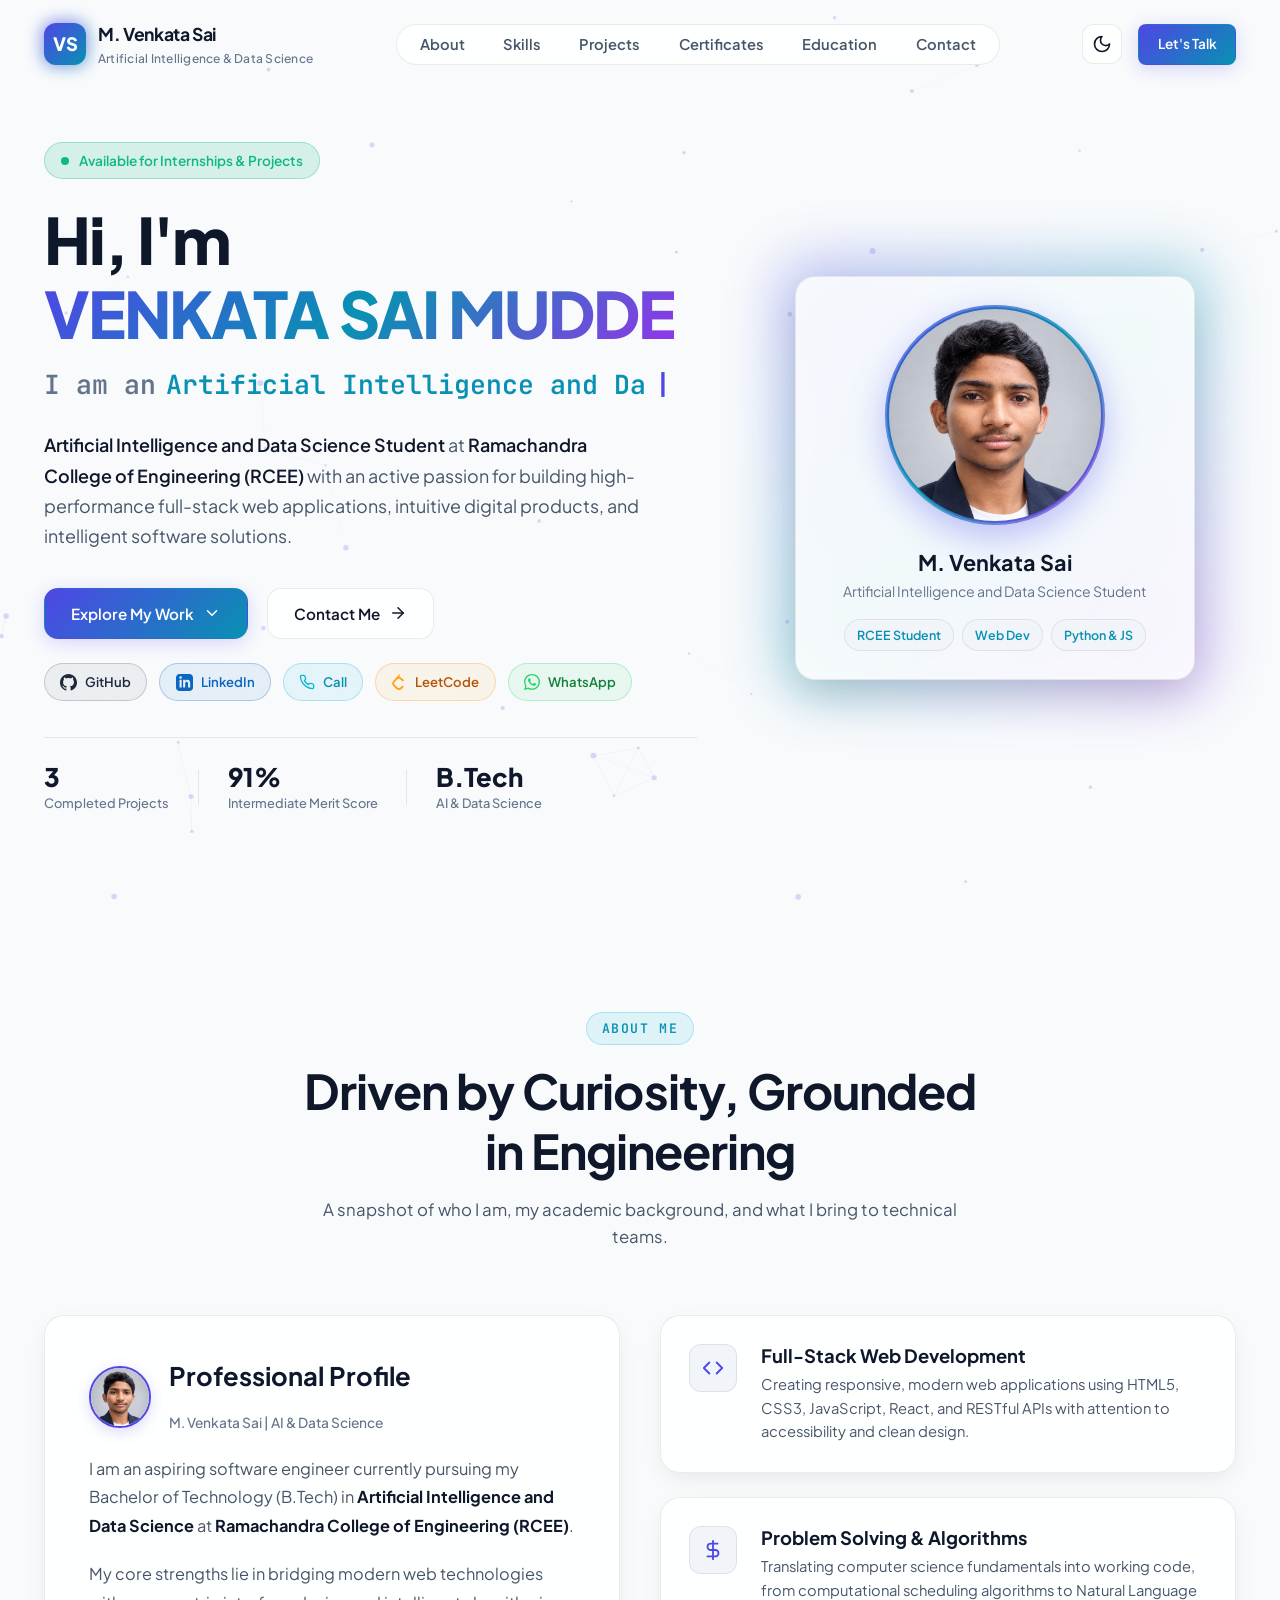
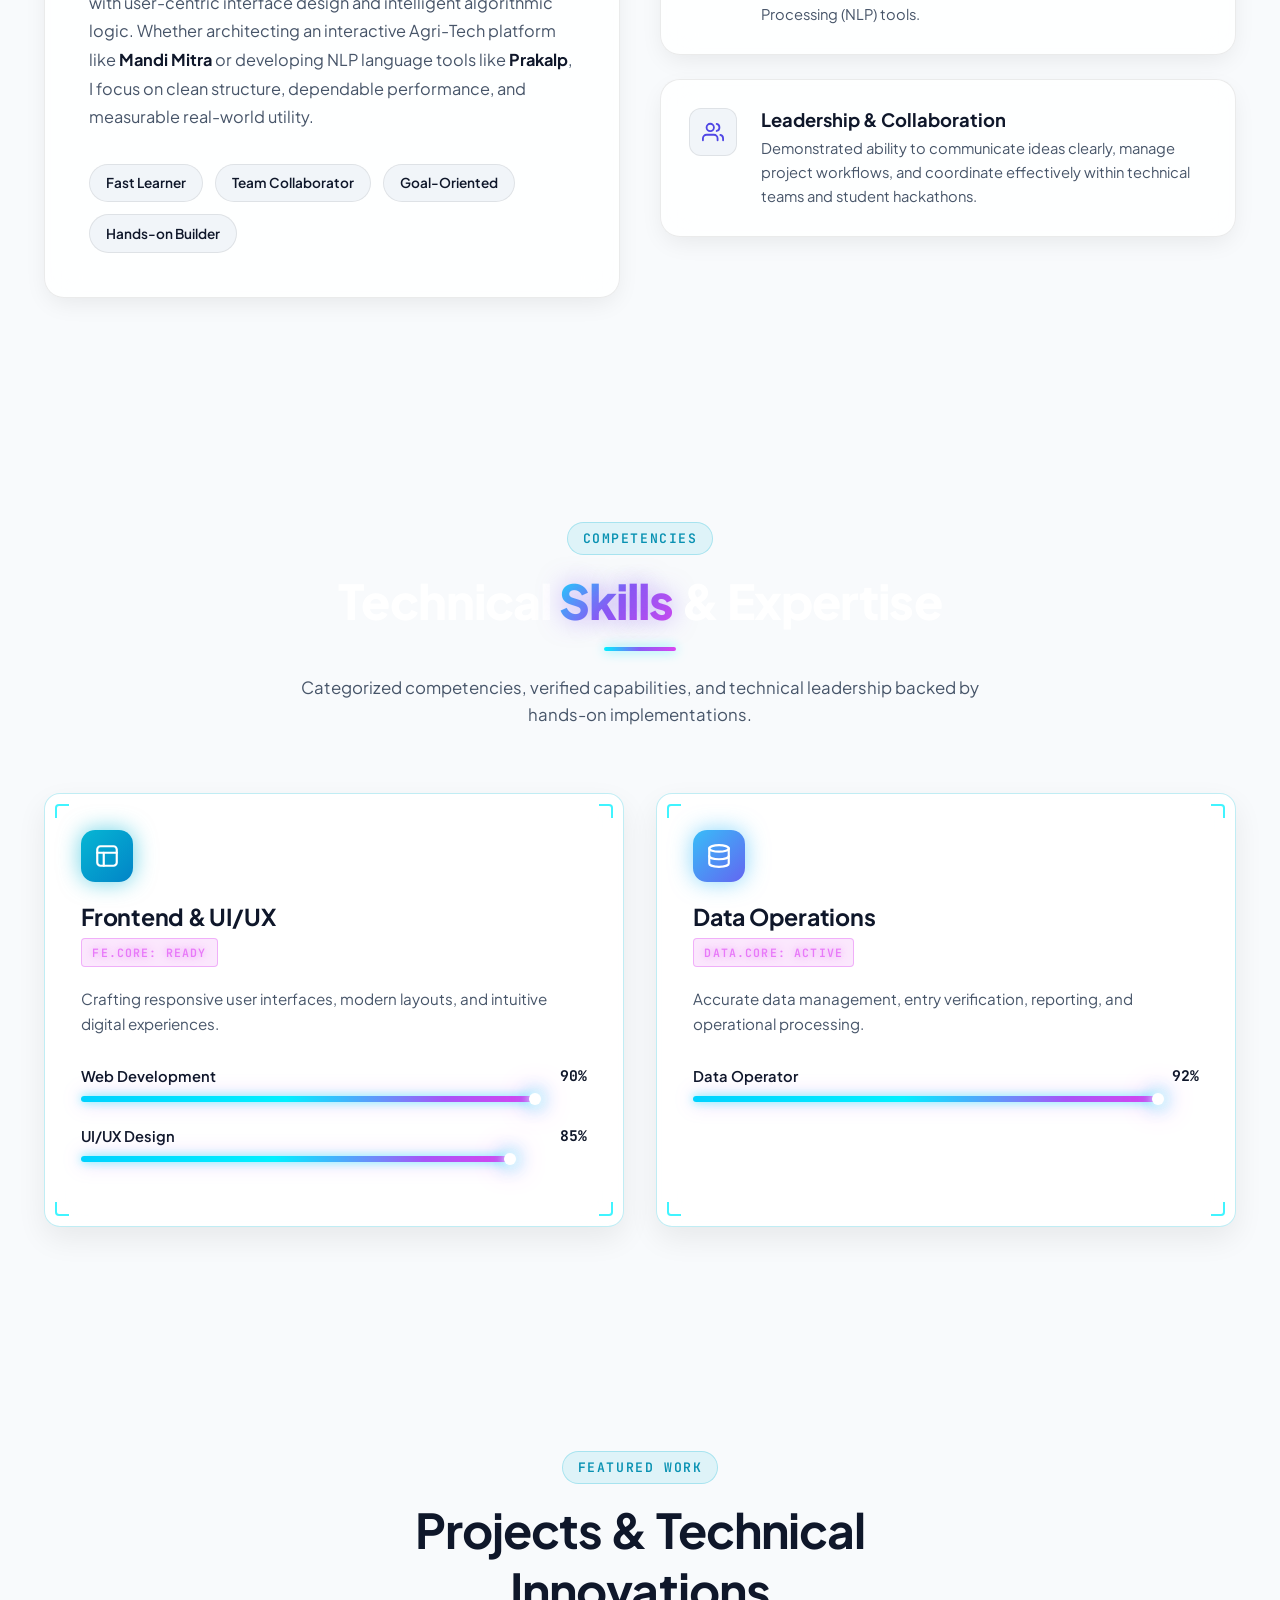
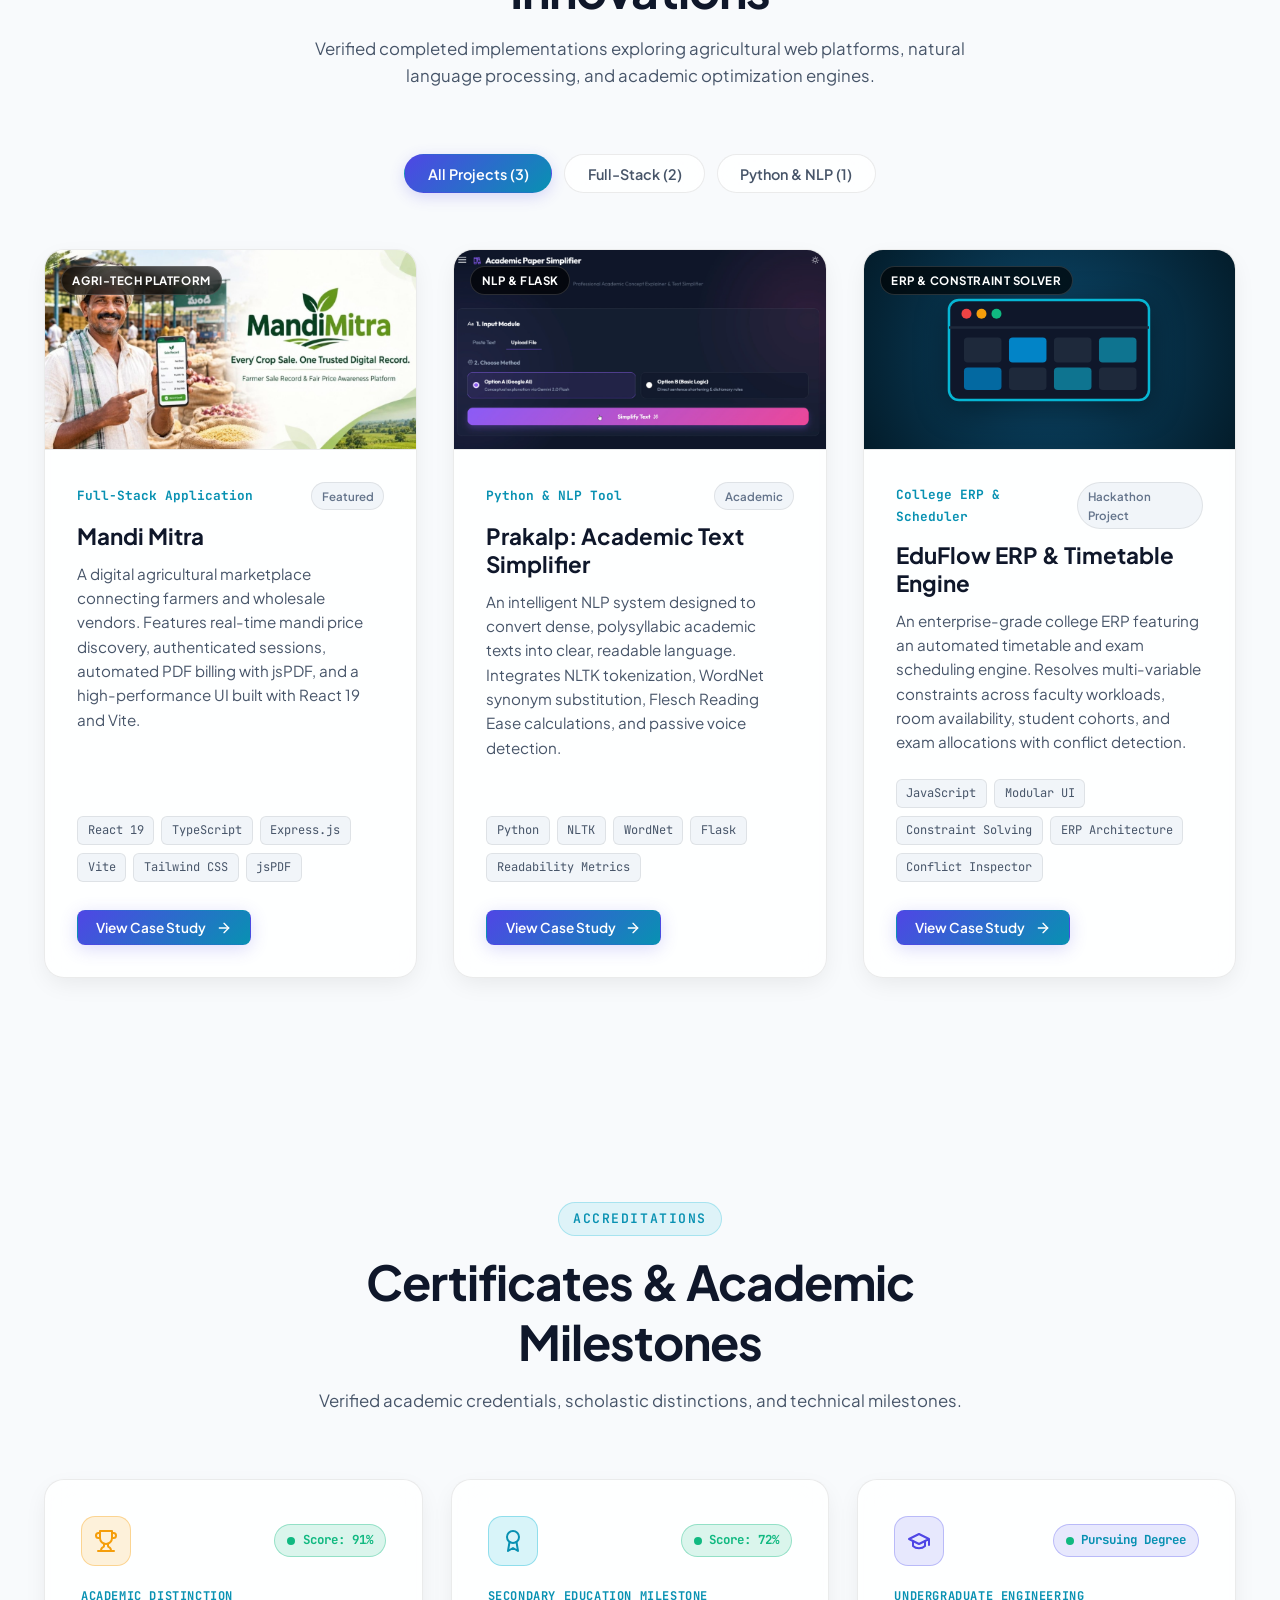
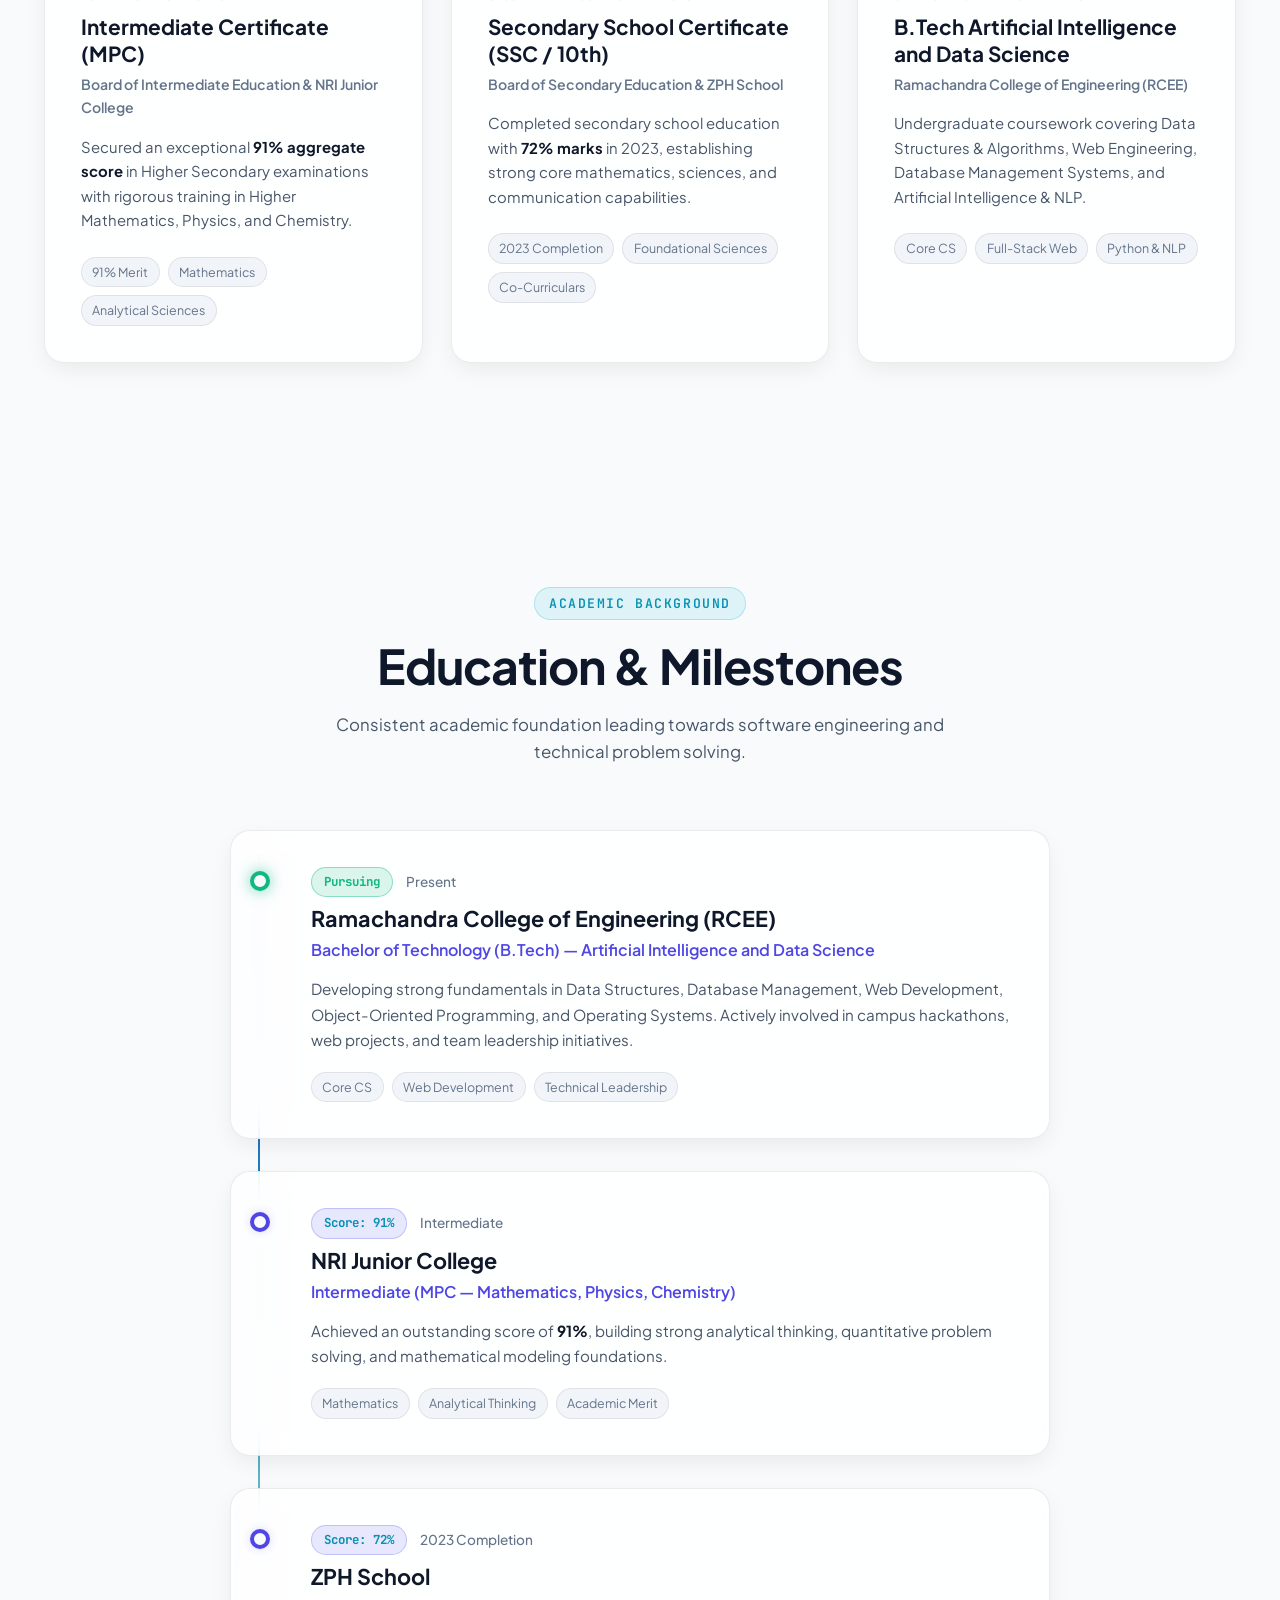
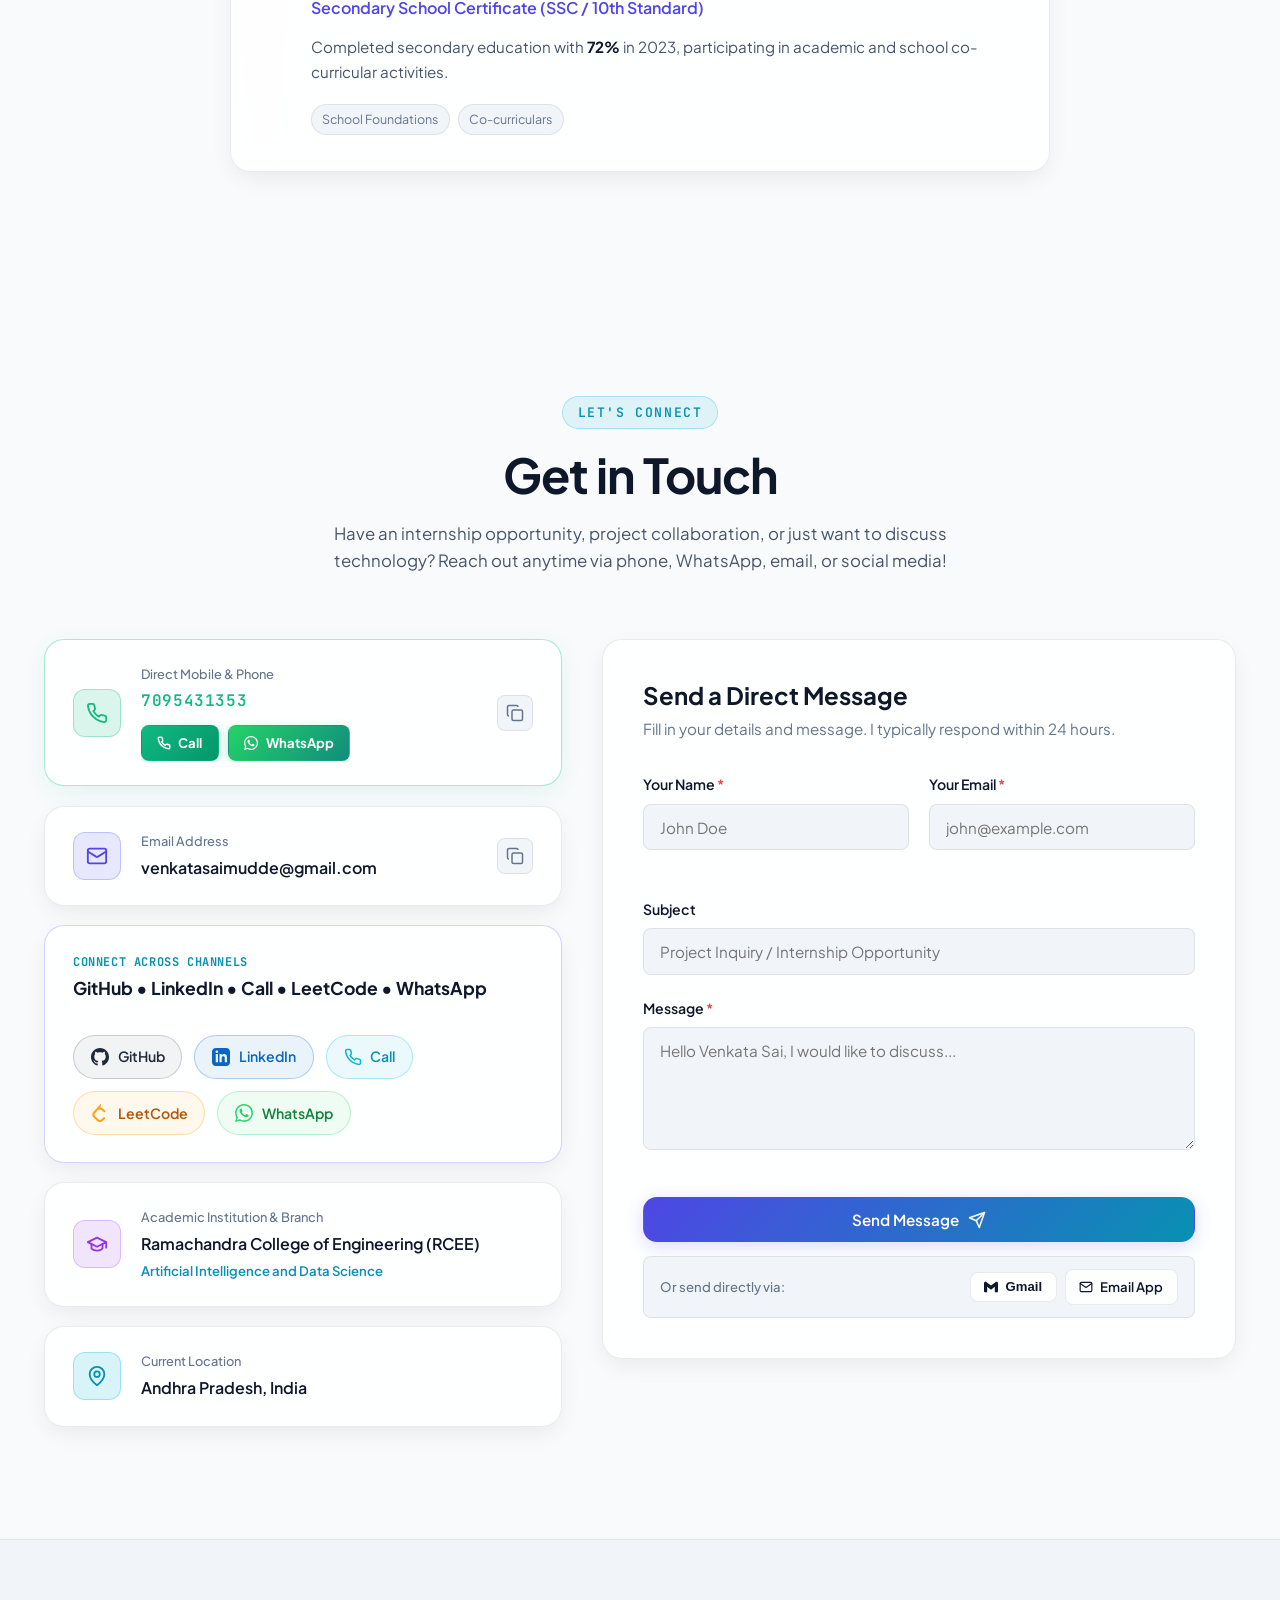
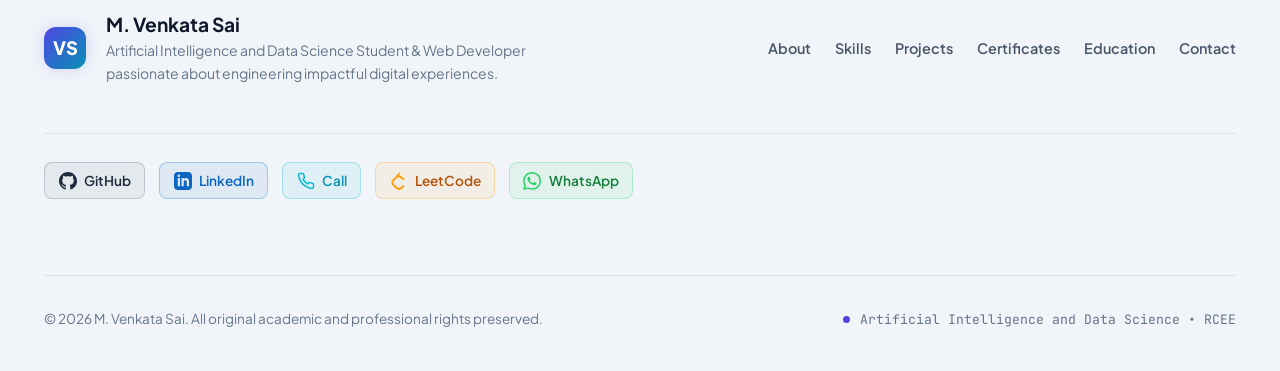
<file: index.html>
<!DOCTYPE html>
<html lang="en" data-theme="dark">

<head>
  <meta charset="UTF-8">
  <meta name="viewport" content="width=device-width, initial-scale=1.0">
  <title>M. Venkata Sai | Artificial Intelligence and Data Science Student & Developer</title>
  <meta name="description"
    content="Personal portfolio of M. Venkata Sai | Artificial Intelligence and Data Science Student at Ramachandra College of Engineering (RCEE), Web Developer, and Technical Leader specialized in building high-impact web applications, NLP tools, and responsive digital platforms.">
  <meta name="author" content="M. Venkata Sai">
  <meta name="keywords"
    content="M Venkata Sai, Venkata Sai Mudde, Portfolio, Artificial Intelligence and Data Science, Ramachandra College of Engineering, RCEE, React, Python, JavaScript, UI/UX, Mandi Mitra, Prakalp, EduFlow">

  <!-- Open Graph / Meta Cards -->
  <meta property="og:type" content="website">
  <meta property="og:title" content="M. Venkata Sai | Artificial Intelligence and Data Science Student & Developer">
  <meta property="og:description"
    content="Official portfolio of M. Venkata Sai featuring production-grade web applications, academic NLP tools, and full-stack projects.">
  <meta property="og:image"
    content="data:image/svg+xml,<svg xmlns='http://www.w3.org/2000/svg' viewBox='0 0 100 100'><rect width='100' height='100' rx='20' fill='%236366f1'/><text x='50%' y='62%' font-size='52' font-weight='800' fill='white' text-anchor='middle' font-family='sans-serif'>VS</text></svg>">

  <!-- Favicon SVG -->
  <link rel="icon" type="image/svg+xml"
    href="data:image/svg+xml,<svg xmlns='http://www.w3.org/2000/svg' viewBox='0 0 100 100'><rect width='100' height='100' rx='20' fill='%236366f1'/><text x='50%' y='62%' font-size='52' font-weight='800' fill='white' text-anchor='middle' font-family='sans-serif'>VS</text></svg>">

  <!-- Google Fonts: Plus Jakarta Sans & JetBrains Mono -->
  <link rel="preconnect" href="https://fonts.googleapis.com">
  <link rel="preconnect" href="https://fonts.gstatic.com" crossorigin>
  <link
    href="https://fonts.googleapis.com/css2?family=JetBrains+Mono:wght@400;500;600&family=Plus+Jakarta+Sans:wght@300;400;500;600;700;800&display=swap"
    rel="stylesheet">

  <link rel="stylesheet" href="styles.css">
</head>

<body class="cinematic-active">
  <!-- ======================================================== -->
  <!-- CINEMATIC ENTRANCE ANIMATION (Venkata Sai Mudde)         -->
  <!-- ======================================================== -->
  <div id="cinematic-entrance" class="cinematic-entrance" aria-label="Welcome to Venkata Sai Mudde Portfolio">
    <div class="cinematic-bg-radial" aria-hidden="true"></div>
    <canvas id="cinematic-canvas" class="cinematic-canvas" aria-hidden="true"></canvas>

    <!-- Center Cinematic Stage -->
    <div class="cinematic-stage">
      <!-- Glowing Hexagon Monogram Badge (Matching Reference Video) -->
      <div class="cinematic-hexagon-wrapper">
        <svg class="cinematic-hexagon-svg" viewBox="0 0 100 116" fill="none" xmlns="http://www.w3.org/2000/svg">
          <defs>
            <linearGradient id="hexBorderGrad" x1="0%" y1="0%" x2="100%" y2="100%">
              <stop offset="0%" stop-color="#00f0ff" />
              <stop offset="50%" stop-color="#8b5cf6" />
              <stop offset="100%" stop-color="#d946ef" />
            </linearGradient>
            <linearGradient id="hexLetterVGrad" x1="0%" y1="0%" x2="100%" y2="100%">
              <stop offset="0%" stop-color="#00f0ff" />
              <stop offset="100%" stop-color="#38bdf8" />
            </linearGradient>
            <linearGradient id="hexLetterSGrad" x1="0%" y1="0%" x2="100%" y2="100%">
              <stop offset="0%" stop-color="#c084fc" />
              <stop offset="100%" stop-color="#e879f9" />
            </linearGradient>
            <filter id="hexGlow" x="-20%" y="-20%" width="140%" height="140%">
              <feGaussianBlur stdDeviation="3.5" result="glow" />
              <feMerge>
                <feMergeNode in="glow" />
                <feMergeNode in="SourceGraphic" />
              </feMerge>
            </filter>
          </defs>

          <!-- Hexagon Outer Glow Path -->
          <polygon points="50,6 94,31 94,85 50,110 6,85 6,31" stroke="url(#hexBorderGrad)" stroke-width="3" stroke-linecap="round" stroke-linejoin="round" class="hex-polygon-glow" filter="url(#hexGlow)" />
          
          <!-- Hexagon Crisp Stroke Path -->
          <polygon points="50,6 94,31 94,85 50,110 6,85 6,31" stroke="url(#hexBorderGrad)" stroke-width="2.5" stroke-linecap="round" stroke-linejoin="round" class="hex-polygon" />

          <!-- Center Diagonal Divider Line -->
          <line x1="58" y1="36" x2="42" y2="80" stroke="rgba(255, 255, 255, 0.35)" stroke-width="2" stroke-linecap="round" class="hex-divider" />

          <!-- Top-Left Letter V -->
          <text x="36" y="54" font-family="'Plus Jakarta Sans', var(--font-sans), sans-serif" font-size="25" font-weight="800" fill="url(#hexLetterVGrad)" text-anchor="middle" class="hex-char hex-char-v">V</text>

          <!-- Bottom-Right Letter S -->
          <text x="64" y="78" font-family="'Plus Jakarta Sans', var(--font-sans), sans-serif" font-size="25" font-weight="800" fill="url(#hexLetterSGrad)" text-anchor="middle" class="hex-char hex-char-s">S</text>
        </svg>
      </div>

      <!-- Letter-by-Letter Cinematic Name Reveal with 3D Depth & Gradient -->
      <h1 class="cinematic-name" id="cinematic-name" aria-label="VENKATA SAI MUDDE">
        <span class="name-part part-venkata">
          <span class="c-letter" style="--char-i: 0;">V</span><span class="c-letter" style="--char-i: 1;">E</span><span class="c-letter" style="--char-i: 2;">N</span><span class="c-letter" style="--char-i: 3;">K</span><span class="c-letter" style="--char-i: 4;">A</span><span class="c-letter" style="--char-i: 5;">T</span><span class="c-letter" style="--char-i: 6;">A</span>
        </span>
        <span class="name-space">&nbsp;</span>
        <span class="name-part part-sai">
          <span class="c-letter" style="--char-i: 7;">S</span><span class="c-letter" style="--char-i: 8;">A</span><span class="c-letter" style="--char-i: 9;">I</span>
        </span>
        <span class="name-space">&nbsp;</span>
        <span class="name-part part-mudde">
          <span class="c-letter" style="--char-i: 10;">M</span><span class="c-letter" style="--char-i: 11;">U</span><span class="c-letter" style="--char-i: 12;">D</span><span class="c-letter" style="--char-i: 13;">D</span><span class="c-letter" style="--char-i: 14;">E</span>
        </span>
      </h1>

      <!-- Charging Loader & Status Progress (Matching Video) -->
      <div class="cinematic-progress-wrap">
        <div class="cinematic-progress-bar">
          <div class="cinematic-progress-fill" id="cinematic-progress-fill"></div>
        </div>
        <div class="cinematic-progress-stats">
          <span class="cinematic-percent" id="cinematic-percent">0%</span>
        </div>
      </div>
    </div>
  </div>

  <!-- Ambient Particle Canvas for Hero & Background -->
  <canvas id="ambient-canvas" class="ambient-canvas" aria-hidden="true"></canvas>

  <!-- Navigation Bar -->
  <header class="site-header" id="header">
    <nav class="nav-container" aria-label="Main Navigation">
      <a href="#hero" class="brand-logo" aria-label="Venkata Sai Portfolio Home">
        <div class="logo-mark">
          <span class="logo-letters">VS</span>
          <span class="logo-glow" aria-hidden="true"></span>
        </div>
        <div class="brand-text">
          <span class="brand-name">M. Venkata Sai</span>
          <span class="brand-tag">Artificial Intelligence & Data Science</span>
        </div>
      </a>

      <!-- Desktop Navigation Links -->
      <ul class="nav-links" id="nav-links">
        <li><a href="#about" class="nav-link">About</a></li>
        <li><a href="#skills" class="nav-link">Skills</a></li>
        <li><a href="#projects" class="nav-link">Projects</a></li>
        <li><a href="#certificates" class="nav-link">Certificates</a></li>
        <li><a href="#education" class="nav-link">Education</a></li>
        <li><a href="#contact" class="nav-link">Contact</a></li>
      </ul>

      <!-- Nav Actions (Theme Toggle & CTA) -->
      <div class="nav-actions">
        <button id="theme-toggle-btn" class="theme-toggle-btn" aria-label="Toggle dark/light theme"
          title="Switch theme">
          <svg class="sun-icon" xmlns="http://www.w3.org/2000/svg" width="20" height="20" viewBox="0 0 24 24"
            fill="none" stroke="currentColor" stroke-width="2" stroke-linecap="round" stroke-linejoin="round">
            <circle cx="12" cy="12" r="4" />
            <path d="M12 2v2" />
            <path d="M12 20v2" />
            <path d="m4.93 4.93 1.41 1.41" />
            <path d="m17.66 17.66 1.41 1.41" />
            <path d="M2 12h2" />
            <path d="M20 12h2" />
            <path d="m6.34 17.66-1.41 1.41" />
            <path d="m19.07 4.93-1.41 1.41" />
          </svg>
          <svg class="moon-icon" xmlns="http://www.w3.org/2000/svg" width="20" height="20" viewBox="0 0 24 24"
            fill="none" stroke="currentColor" stroke-width="2" stroke-linecap="round" stroke-linejoin="round">
            <path d="M12 3a6 6 0 0 0 9 9 9 9 0 1 1-9-9Z" />
          </svg>
        </button>

        <a href="#contact" class="btn btn-primary btn-sm nav-cta">Let's Talk</a>

        <!-- Mobile Hamburger Button -->
        <button id="mobile-menu-btn" class="mobile-menu-btn" aria-label="Toggle navigation menu" aria-expanded="false"
          aria-controls="nav-links">
          <span class="hamburger-bar"></span>
          <span class="hamburger-bar"></span>
          <span class="hamburger-bar"></span>
        </button>
      </div>
    </nav>
  </header>

  <main id="main-content">
    <!-- HERO SECTION -->
    <section id="hero" class="hero-section">
      <div class="container hero-container">
        <div class="hero-content">
          <div class="status-badge">
            <span class="status-dot"></span>
            <span>Available for Internships & Projects</span>
          </div>

          <h1 class="hero-title">
            Hi, I'm <span class="gradient-text">VENKATA SAI MUDDE</span>
          </h1>

          <div class="typewriter-wrapper">
            <span class="typewriter-prefix">I am an</span>
            <span id="typewriter-text" class="typewriter-text"></span>
            <span class="typewriter-cursor">|</span>
          </div>

          <p class="hero-subtitle">
            <strong>Artificial Intelligence and Data Science Student</strong> at <strong>Ramachandra College of
              Engineering (RCEE)</strong> with an active passion for
            building high-performance full-stack web applications, intuitive digital products, and intelligent software
            solutions.
          </p>

          <div class="hero-cta-group">
            <a href="#projects" class="btn btn-primary">
              <span>Explore My Work</span>
              <svg xmlns="http://www.w3.org/2000/svg" width="18" height="18" viewBox="0 0 24 24" fill="none"
                stroke="currentColor" stroke-width="2" stroke-linecap="round" stroke-linejoin="round">
                <path d="m6 9 6 6 6-6" />
              </svg>
            </a>
            <a href="#contact" class="btn btn-secondary">
              <span>Contact Me</span>
              <svg xmlns="http://www.w3.org/2000/svg" width="18" height="18" viewBox="0 0 24 24" fill="none"
                stroke="currentColor" stroke-width="2" stroke-linecap="round" stroke-linejoin="round">
                <path d="M5 12h14" />
                <path d="m12 5 7 7-7 7" />
              </svg>
            </a>
          </div>

          <!-- Hero Social Quick Access Links (Side-by-Side in Exact Sequence) -->
          <div class="hero-social-bar">
            <!-- 1. GitHub -->
            <a href="https://github.com/venkatasaimudde-cloud" target="_blank" rel="noopener noreferrer"
              class="hero-social-link github-pill" title="Visit GitHub Profile">
              <svg xmlns="http://www.w3.org/2000/svg" width="17" height="17" viewBox="0 0 24 24" fill="currentColor">
                <path
                  d="M12 0c-6.626 0-12 5.373-12 12 0 5.302 3.438 9.8 8.207 11.387.599.111.793-.261.793-.577v-2.234c-3.338.726-4.033-1.416-4.033-1.416-.546-1.387-1.333-1.756-1.333-1.756-1.089-.745.083-.729.083-.729 1.205.084 1.839 1.237 1.839 1.237 1.07 1.834 2.807 1.304 3.492.997.107-.775.418-1.305.762-1.604-2.665-.305-5.467-1.334-5.467-5.931 0-1.311.469-2.381 1.236-3.221-.124-.303-.535-1.524.117-3.176 0 0 1.008-.322 3.301 1.23.957-.266 1.983-.399 3.003-.404 1.02.005 2.047.138 3.006.404 2.291-1.552 3.297-1.23 3.297-1.23.653 1.653.242 2.874.118 3.176.77.84 1.235 1.911 1.235 3.221 0 4.609-2.807 5.624-5.479 5.921.43.372.823 1.102.823 2.222v3.293c0 .319.192.694.801.576 4.765-1.589 8.199-6.086 8.199-11.386 0-6.627-5.373-12-12-12z" />
              </svg>
              <span>GitHub</span>
            </a>
            <!-- 2. LinkedIn -->
            <a href="https://www.linkedin.com/in/venkata-sai-418494373/?isSelfProfile=true" target="_blank"
              rel="noopener noreferrer" class="hero-social-link linkedin-pill" title="Connect on LinkedIn">
              <svg xmlns="http://www.w3.org/2000/svg" width="17" height="17" viewBox="0 0 24 24" fill="currentColor">
                <path
                  d="M19 0h-14c-2.761 0-5 2.239-5 5v14c0 2.761 2.239 5 5 5h14c2.762 0 5-2.239 5-5v-14c0-2.761-2.238-5-5-5zm-11 19h-3v-11h3v11zm-1.5-12.268c-.966 0-1.75-.79-1.75-1.764s.784-1.764 1.75-1.764 1.75.79 1.75 1.764-.783 1.764-1.75 1.764zm13.5 12.268h-3v-5.604c0-3.368-4-3.113-4 0v5.604h-3v-11h3v1.765c1.396-2.586 7-2.777 7 2.476v6.759z" />
              </svg>
              <span>LinkedIn</span>
            </a>
            <!-- 3. Call -->
            <a href="tel:7095431353" class="hero-social-link call-pill" title="Call directly: 7095431353">
              <svg xmlns="http://www.w3.org/2000/svg" width="16" height="16" viewBox="0 0 24 24" fill="none"
                stroke="currentColor" stroke-width="2" stroke-linecap="round" stroke-linejoin="round">
                <path
                  d="M22 16.92v3a2 2 0 0 1-2.18 2 19.79 19.79 0 0 1-8.63-3.07 19.5 19.5 0 0 1-6-6 19.79 19.79 0 0 1-3.07-8.67A2 2 0 0 1 4.11 2h3a2 2 0 0 1 2 1.72 12.84 12.84 0 0 0 .7 2.81 2 2 0 0 1-.45 2.11L8.09 9.91a16 16 0 0 0 6 6l1.27-1.27a2 2 0 0 1 2.11-.45 12.84 12.84 0 0 0 2.81.7A2 2 0 0 1 22 16.92z" />
              </svg>
              <span>Call</span>
            </a>
            <!-- 4. LeetCode -->
            <a href="https://leetcode.com/u/Venkata_Sai_Mudde/" target="_blank" rel="noopener noreferrer"
              class="hero-social-link leetcode-pill" title="Visit LeetCode Profile">
              <svg xmlns="http://www.w3.org/2000/svg" width="16" height="16" viewBox="0 0 24 24" fill="currentColor">
                <path
                  d="M13.483 0a1.374 1.374 0 0 0-.961.438L7.116 6.226l-3.854 4.126a5.266 5.266 0 0 0-1.209 2.104 5.35 5.35 0 0 0-.125.513 5.527 5.527 0 0 0 .062 2.362 5.83 5.83 0 0 0 .349 1.017 5.938 5.938 0 0 0 1.271 1.818l4.277 4.193.039.038c2.248 2.165 5.852 2.133 8.063-.074l2.396-2.392c.54-.54.54-1.414.003-1.955a1.378 1.378 0 0 0-1.951-.003l-2.396 2.392a3.021 3.021 0 0 1-4.205.038l-.02-.019-4.276-4.193c-.652-.64-.972-1.469-.948-2.263a2.68 2.68 0 0 1 .066-.523 2.545 2.545 0 0 1 .619-1.164L9.13 8.114c1.058-1.134 3.204-1.27 4.43-.278l3.501 2.831c.593.48 1.461.387 1.94-.207a1.384 1.384 0 0 0-.207-1.943l-3.5-2.831c-.8-.647-1.705-1.072-2.799-1.132z" />
              </svg>
              <span>LeetCode</span>
            </a>
            <!-- 5. WhatsApp -->
            <a href="https://wa.me/917095431353" target="_blank" rel="noopener noreferrer"
              class="hero-social-link whatsapp-pill" title="Chat on WhatsApp">
              <svg xmlns="http://www.w3.org/2000/svg" width="16" height="16" viewBox="0 0 24 24" fill="currentColor">
                <path
                  d="M.057 24l1.687-6.163c-1.041-1.804-1.588-3.849-1.587-5.946.003-6.556 5.338-11.891 11.893-11.891 3.181.001 6.167 1.24 8.413 3.488 2.245 2.248 3.481 5.236 3.48 8.414-.003 6.557-5.338 11.892-11.893 11.892-1.99-.001-3.951-.5-5.688-1.448l-6.305 1.654zm6.597-3.807c1.676.995 3.276 1.591 5.392 1.592 5.448 0 9.886-4.434 9.889-9.885.002-5.462-4.415-9.89-9.881-9.892-5.452 0-9.887 4.434-9.889 9.884-.001 2.225.651 3.891 1.746 5.634l-.999 3.648 3.742-.981zm11.387-5.464c-.074-.124-.272-.198-.57-.347-.297-.149-1.758-.868-2.031-.967-.272-.099-.47-.149-.669.149-.198.297-.768.967-.941 1.165-.173.198-.347.223-.644.074-.297-.149-1.255-.462-2.39-1.475-.883-.788-1.48-1.761-1.653-2.059-.173-.297-.018-.458.13-.606.134-.133.297-.347.446-.521.151-.172.2-.296.3-.495.099-.198.05-.372-.025-.521-.075-.148-.669-1.611-.916-2.206-.242-.579-.487-.501-.669-.51l-.57-.01c-.198 0-.52.074-.792.372s-1.04 1.016-1.04 2.479 1.065 2.876 1.213 3.074c.149.198 2.095 3.2 5.076 4.487.709.306 1.263.489 1.694.626.712.226 1.36.194 1.872.118.571-.085 1.758-.719 2.006-1.413.248-.695.248-1.29.173-1.414z" />
              </svg>
              <span>WhatsApp</span>
            </a>
          </div>

          <!-- Quick Stat Highlights -->
          <div class="hero-highlights">
            <div class="highlight-item">
              <span class="highlight-number">3</span>
              <span class="highlight-label">Completed Projects</span>
            </div>
            <div class="highlight-divider"></div>
            <div class="highlight-item">
              <span class="highlight-number">91%</span>
              <span class="highlight-label">Intermediate Merit Score</span>
            </div>
            <div class="highlight-divider"></div>
            <div class="highlight-item">
              <span class="highlight-number">B.Tech</span>
              <span class="highlight-label">AI & Data Science</span>
            </div>
          </div>
        </div>

        <!-- Hero Visual Profile Card -->
        <div class="hero-visual">
          <div class="profile-card-wrapper">
            <div class="profile-card-glow" aria-hidden="true"></div>
            <div class="profile-card">
              <div class="profile-image-container">
                <!-- Authentic Developer Profile Photo -->
                <div class="avatar-box profile-photo-frame">
                  <img src="profile.jpg" alt="M. Venkata Sai - Artificial Intelligence & Data Science Student" class="profile-photo" id="profile-img">
                  <div class="profile-ring-glow" aria-hidden="true"></div>
                </div>
              </div><!-- /.profile-image-container -->

              <!-- Profile Details Footer Inside Card -->
              <div class="profile-card-details">
                <div class="profile-card-header">
                  <h3 class="profile-name">M. Venkata Sai</h3>
                  <span class="profile-role">Artificial Intelligence and Data Science Student</span>
                </div>
                <div class="profile-meta-tags">
                  <span class="meta-tag">RCEE Student</span>
                  <span class="meta-tag">Web Dev</span>
                  <span class="meta-tag">Python & JS</span>
                </div>
              </div>
            </div>
          </div>
        </div>
      </div>

    </section>

    <!-- ABOUT SECTION -->
    <section id="about" class="section about-section">
      <div class="container">
        <div class="section-header">
          <div class="section-tag">About Me</div>
          <h2 class="section-title">Driven by Curiosity, Grounded in Engineering</h2>
          <p class="section-subtitle">A snapshot of who I am, my academic background, and what I bring to technical
            teams.</p>
        </div>

        <div class="about-grid">
          <div class="about-card story-card glass-panel">
            <div class="about-profile-header">
              <img src="profile.jpg" alt="M. Venkata Sai" class="about-profile-avatar">
              <div class="about-profile-meta">
                <h3 class="card-heading">Professional Profile</h3>
                <span class="about-profile-sub">M. Venkata Sai | AI &amp; Data Science</span>
              </div>
            </div>
            <p class="card-text">
              I am an aspiring software engineer currently pursuing my Bachelor of Technology (B.Tech) in
              <strong>Artificial Intelligence and Data Science</strong> at <strong>Ramachandra College of Engineering
                (RCEE)</strong>.
            </p>
            <p class="card-text">
              My core strengths lie in bridging modern web technologies with user-centric interface design
              and
              intelligent algorithmic logic. Whether architecting an interactive Agri-Tech platform like
              <strong>Mandi Mitra</strong> or developing NLP language tools like <strong>Prakalp</strong>, I focus on
              clean structure, dependable performance, and measurable real-world utility.
            </p>
            <div class="key-traits">
              <span class="trait-pill">Fast Learner</span>
              <span class="trait-pill">Team Collaborator</span>
              <span class="trait-pill">Goal-Oriented</span>
              <span class="trait-pill">Hands-on Builder</span>
            </div>
          </div>

          <div class="about-pillars">
            <div class="pillar-card glass-panel">
              <div class="pillar-icon">
                <svg xmlns="http://www.w3.org/2000/svg" width="22" height="22" viewBox="0 0 24 24" fill="none"
                  stroke="currentColor" stroke-width="2" stroke-linecap="round" stroke-linejoin="round">
                  <polyline points="16 18 22 12 16 6" />
                  <polyline points="8 6 2 12 8 18" />
                </svg>
              </div>
              <div class="pillar-content">
                <h4>Full-Stack Web Development</h4>
                <p>Creating responsive, modern web applications using HTML5, CSS3, JavaScript, React, and RESTful
                  APIs with attention to accessibility and clean design.</p>
              </div>
            </div>

            <div class="pillar-card glass-panel">
              <div class="pillar-icon">
                <svg xmlns="http://www.w3.org/2000/svg" width="22" height="22" viewBox="0 0 24 24" fill="none"
                  stroke="currentColor" stroke-width="2" stroke-linecap="round" stroke-linejoin="round">
                  <path d="M12 2v20M17 5H9.5a3.5 3.5 0 0 0 0 7h5a3.5 3.5 0 0 1 0 7H6" />
                </svg>
              </div>
              <div class="pillar-content">
                <h4>Problem Solving & Algorithms</h4>
                <p>Translating computer science fundamentals into working code, from computational scheduling algorithms
                  to Natural
                  Language Processing (NLP) tools.</p>
              </div>
            </div>

            <div class="pillar-card glass-panel">
              <div class="pillar-icon">
                <svg xmlns="http://www.w3.org/2000/svg" width="22" height="22" viewBox="0 0 24 24" fill="none"
                  stroke="currentColor" stroke-width="2" stroke-linecap="round" stroke-linejoin="round">
                  <path d="M17 21v-2a4 4 0 0 0-4-4H5a4 4 0 0 0-4 4v2" />
                  <circle cx="9" cy="7" r="4" />
                  <path d="M23 21v-2a4 4 0 0 0-3-3.87" />
                  <path d="M16 3.13a4 4 0 0 1 0 7.75" />
                </svg>
              </div>
              <div class="pillar-content">
                <h4>Leadership & Collaboration</h4>
                <p>Demonstrated ability to communicate ideas clearly, manage project workflows, and coordinate
                  effectively
                  within technical teams and student hackathons.</p>
              </div>
            </div>
          </div>
        </div>
      </div>
    </section>

    <!-- SKILLS SECTION (Technical Skills & Expertise - Cyber HUD Design) -->
    <section id="skills" class="section skills-section">
      <div class="container">
        <div class="section-header">
          <div class="section-tag">Competencies</div>
          <h2 class="section-title skills-title-cyber">Technical <span class="skills-highlight">Skills</span> &amp; Expertise</h2>
          <div class="skills-accent-line"></div>
          <p class="section-subtitle">Categorized competencies, verified capabilities, and technical leadership backed by hands-on implementations.</p>
        </div>

        <div class="cyber-skills-grid">
          <!-- CARD 1: Frontend & UI/UX (Exact Image 1 Design) -->
          <div class="cyber-skill-card">
            <span class="corner-bracket top-left"></span>
            <span class="corner-bracket top-right"></span>
            <span class="corner-bracket bottom-left"></span>
            <span class="corner-bracket bottom-right"></span>

            <div class="cyber-icon-box frontend-cyber-icon">
              <svg xmlns="http://www.w3.org/2000/svg" width="26" height="26" viewBox="0 0 24 24" fill="none" stroke="currentColor" stroke-width="2" stroke-linecap="round" stroke-linejoin="round">
                <rect x="3" y="3" width="18" height="18" rx="3" ry="3"/>
                <line x1="3" y1="9" x2="21" y2="9"/>
                <line x1="9" y1="21" x2="9" y2="9"/>
              </svg>
            </div>

            <h3 class="cyber-card-title">Frontend &amp; UI/UX</h3>
            <span class="cyber-status-tag tag-magenta">FE.CORE: READY</span>

            <p class="cyber-card-desc">Crafting responsive user interfaces, modern layouts, and intuitive digital experiences.</p>

            <div class="cyber-skills-bars-list">
              <div class="cyber-skill-group">
                <div class="cyber-skill-header">
                  <span class="cyber-skill-label">Web Development</span>
                  <span class="cyber-skill-pct">90%</span>
                </div>
                <div class="cyber-bar-track">
                  <div class="cyber-bar-fill" style="--skill-width: 90%;">
                    <span class="cyber-bar-orb"></span>
                  </div>
                </div>
              </div>

              <div class="cyber-skill-group">
                <div class="cyber-skill-header">
                  <span class="cyber-skill-label">UI/UX Design</span>
                  <span class="cyber-skill-pct">85%</span>
                </div>
                <div class="cyber-bar-track">
                  <div class="cyber-bar-fill" style="--skill-width: 85%;">
                    <span class="cyber-bar-orb"></span>
                  </div>
                </div>
              </div>
            </div>
          </div>

          <!-- CARD 2: Data Operations (Exact Image 1 Design) -->
          <div class="cyber-skill-card">
            <span class="corner-bracket top-left"></span>
            <span class="corner-bracket top-right"></span>
            <span class="corner-bracket bottom-left"></span>
            <span class="corner-bracket bottom-right"></span>

            <div class="cyber-icon-box data-cyber-icon">
              <svg xmlns="http://www.w3.org/2000/svg" width="26" height="26" viewBox="0 0 24 24" fill="none" stroke="currentColor" stroke-width="2" stroke-linecap="round" stroke-linejoin="round">
                <ellipse cx="12" cy="5" rx="9" ry="3"/>
                <path d="M21 12c0 1.66-4 3-9 3s-9-1.34-9-3"/>
                <path d="M3 5v14c0 1.66 4 3 9 3s9-1.34 9-3V5"/>
              </svg>
            </div>

            <h3 class="cyber-card-title">Data Operations</h3>
            <span class="cyber-status-tag tag-magenta">DATA.CORE: ACTIVE</span>

            <p class="cyber-card-desc">Accurate data management, entry verification, reporting, and operational processing.</p>

            <div class="cyber-skills-bars-list">
              <div class="cyber-skill-group">
                <div class="cyber-skill-header">
                  <span class="cyber-skill-label">Data Operator</span>
                  <span class="cyber-skill-pct">92%</span>
                </div>
                <div class="cyber-bar-track">
                  <div class="cyber-bar-fill" style="--skill-width: 92%;">
                    <span class="cyber-bar-orb"></span>
                  </div>
                </div>
              </div>
            </div>
          </div>
        </div>
      </div>
    </section>

    <!-- PROJECTS SECTION -->
    <section id="projects" class="section projects-section">
      <div class="container">
        <div class="section-header">
          <div class="section-tag">Featured Work</div>
          <h2 class="section-title">Projects & Technical Innovations</h2>
          <p class="section-subtitle">Verified completed implementations exploring agricultural web platforms, natural
            language processing, and academic optimization engines.</p>
        </div>

        <!-- Filter Buttons (Updated to completed projects count: 3) -->
        <div class="projects-filter-bar" role="tablist" aria-label="Project category filters">
          <button class="filter-btn active" data-filter="all" role="tab" aria-selected="true">All Projects (3)</button>
          <button class="filter-btn" data-filter="fullstack" role="tab" aria-selected="false">Full-Stack (2)</button>
          <button class="filter-btn" data-filter="nlp" role="tab" aria-selected="false">Python & NLP (1)</button>
        </div>

        <!-- Projects Grid (Preserving only completed and valid projects) -->
        <div class="projects-grid">

          <!-- PROJECT 1: Mandi Mitra -->
          <article class="project-card glass-panel" data-category="fullstack">
            <div class="project-preview-box">
              <div class="project-banner mandimitra-banner">
                <div class="banner-badge">Agri-Tech Platform</div>
                <img src="mandimitra.jpg" alt="Mandi Mitra - Digital Agricultural Marketplace" class="project-banner-img">
              </div>
            </div>
            <div class="project-content">
              <div class="project-meta">
                <span class="project-type-tag">Full-Stack Application</span>
                <span class="project-status">Featured</span>
              </div>
              <h3 class="project-title">Mandi Mitra</h3>
              <p class="project-desc">
                A digital agricultural marketplace connecting farmers and wholesale vendors. Features real-time mandi
                price discovery, authenticated sessions, automated PDF billing with jsPDF, and a high-performance UI
                built with React 19 and Vite.
              </p>
              <div class="project-tech-stack">
                <span class="tech-pill">React 19</span>
                <span class="tech-pill">TypeScript</span>
                <span class="tech-pill">Express.js</span>
                <span class="tech-pill">Vite</span>
                <span class="tech-pill">Tailwind CSS</span>
                <span class="tech-pill">jsPDF</span>
              </div>
              <div class="project-actions">
                <button class="btn btn-primary btn-sm modal-trigger" data-modal="mandimitra">
                  <span>View Case Study</span>
                  <svg xmlns="http://www.w3.org/2000/svg" width="16" height="16" viewBox="0 0 24 24" fill="none"
                    stroke="currentColor" stroke-width="2" stroke-linecap="round" stroke-linejoin="round">
                    <path d="M5 12h14" />
                    <path d="m12 5 7 7-7 7" />
                  </svg>
                </button>
              </div>
            </div>
          </article>

          <!-- PROJECT 2: Prakalp - Academic Text Simplifier -->
          <article class="project-card glass-panel" data-category="nlp">
            <div class="project-preview-box">
              <div class="project-banner prakalp-banner">
                <div class="banner-badge">NLP & Flask</div>
                <img src="prakalp.png" alt="Prakalp: Academic Text Simplifier" class="project-banner-img">
              </div>
            </div>
            <div class="project-content">
              <div class="project-meta">
                <span class="project-type-tag">Python & NLP Tool</span>
                <span class="project-status">Academic</span>
              </div>
              <h3 class="project-title">Prakalp: Academic Text Simplifier</h3>
              <p class="project-desc">
                An intelligent NLP system designed to convert dense, polysyllabic academic texts into clear, readable
                language. Integrates NLTK tokenization, WordNet synonym substitution, Flesch Reading Ease calculations,
                and passive voice detection.
              </p>
              <div class="project-tech-stack">
                <span class="tech-pill">Python</span>
                <span class="tech-pill">NLTK</span>
                <span class="tech-pill">WordNet</span>
                <span class="tech-pill">Flask</span>
                <span class="tech-pill">Readability Metrics</span>
              </div>
              <div class="project-actions">
                <button class="btn btn-primary btn-sm modal-trigger" data-modal="prakalp">
                  <span>View Case Study</span>
                  <svg xmlns="http://www.w3.org/2000/svg" width="16" height="16" viewBox="0 0 24 24" fill="none"
                    stroke="currentColor" stroke-width="2" stroke-linecap="round" stroke-linejoin="round">
                    <path d="M5 12h14" />
                    <path d="m12 5 7 7-7 7" />
                  </svg>
                </button>
              </div>
            </div>
          </article>

          <!-- PROJECT 3: EduFlow ERP & Autonomous Scheduler -->
          <article class="project-card glass-panel" data-category="fullstack">
            <div class="project-preview-box">
              <div class="project-banner eduflow-banner">
                <div class="banner-badge">ERP & Constraint Solver</div>
                <div class="banner-illustration">
                  <svg viewBox="0 0 200 120" fill="none" xmlns="http://www.w3.org/2000/svg" class="banner-svg">
                    <rect x="20" y="20" width="160" height="80" rx="8" fill="#0f172a" stroke="#06b6d4"
                      stroke-width="2" />
                    <line x1="20" y1="42" x2="180" y2="42" stroke="#1e293b" stroke-width="2" />
                    <circle cx="34" cy="31" r="4" fill="#ef4444" />
                    <circle cx="46" cy="31" r="4" fill="#f59e0b" />
                    <circle cx="58" cy="31" r="4" fill="#10b981" />
                    <!-- Grid Cells -->
                    <rect x="32" y="50" width="30" height="20" rx="3" fill="#1e293b" />
                    <rect x="68" y="50" width="30" height="20" rx="3" fill="#0284c7" />
                    <rect x="104" y="50" width="30" height="20" rx="3" fill="#1e293b" />
                    <rect x="140" y="50" width="30" height="20" rx="3" fill="#0e7490" />
                    <rect x="32" y="74" width="30" height="18" rx="3" fill="#0369a1" />
                    <rect x="68" y="74" width="30" height="18" rx="3" fill="#1e293b" />
                    <rect x="104" y="74" width="30" height="18" rx="3" fill="#0e7490" />
                    <rect x="140" y="74" width="30" height="18" rx="3" fill="#1e293b" />
                  </svg>
                </div>
              </div>
            </div>
            <div class="project-content">
              <div class="project-meta">
                <span class="project-type-tag">College ERP & Scheduler</span>
                <span class="project-status">Hackathon Project</span>
              </div>
              <h3 class="project-title">EduFlow ERP & Timetable Engine</h3>
              <p class="project-desc">
                An enterprise-grade college ERP featuring an automated timetable and exam scheduling engine. Resolves
                multi-variable constraints across faculty workloads, room availability, student cohorts, and exam
                allocations with conflict detection.
              </p>
              <div class="project-tech-stack">
                <span class="tech-pill">JavaScript</span>
                <span class="tech-pill">Modular UI</span>
                <span class="tech-pill">Constraint Solving</span>
                <span class="tech-pill">ERP Architecture</span>
                <span class="tech-pill">Conflict Inspector</span>
              </div>
              <div class="project-actions">
                <button class="btn btn-primary btn-sm modal-trigger" data-modal="eduflow">
                  <span>View Case Study</span>
                  <svg xmlns="http://www.w3.org/2000/svg" width="16" height="16" viewBox="0 0 24 24" fill="none"
                    stroke="currentColor" stroke-width="2" stroke-linecap="round" stroke-linejoin="round">
                    <path d="M5 12h14" />
                    <path d="m12 5 7 7-7 7" />
                  </svg>
                </button>
              </div>
            </div>
          </article>
        </div>
      </div>
    </section>

    <!-- CERTIFICATES & CREDENTIALS SECTION -->
    <section id="certificates" class="section certificates-section">
      <div class="container">
        <div class="section-header">
          <div class="section-tag">Accreditations</div>
          <h2 class="section-title">Certificates & Academic Milestones</h2>
          <p class="section-subtitle">Verified academic credentials, scholastic distinctions, and technical milestones.
          </p>
        </div>

        <div class="certificates-grid">
          <!-- Certificate 1: Higher Secondary Academic Merit (91%) -->
          <div class="certificate-card glass-panel">
            <div class="cert-header">
              <div class="cert-icon-box merit-icon">
                <svg xmlns="http://www.w3.org/2000/svg" width="24" height="24" viewBox="0 0 24 24" fill="none"
                  stroke="currentColor" stroke-width="2" stroke-linecap="round" stroke-linejoin="round">
                  <path d="M6 9H4.5a2.5 2.5 0 0 1 0-5H6" />
                  <path d="M18 9h1.5a2.5 2.5 0 0 0 0-5H18" />
                  <path d="M4 22h16" />
                  <path d="M10 14.66V17c0 .55-.47.98-.97 1.21C7.85 18.75 7 20.24 7 22" />
                  <path d="M14 14.66V17c0 .55.47.98.97 1.21C16.15 18.75 17 20.24 17 22" />
                  <path d="M18 2H6v7a6 6 0 0 0 12 0V2Z" />
                </svg>
              </div>
              <div class="cert-badge-status score-badge">
                <span class="status-dot"></span>
                <span>Score: 91%</span>
              </div>
            </div>
            <div class="cert-content">
              <span class="cert-category-label">Academic Distinction</span>
              <h3 class="cert-name">Intermediate Certificate (MPC)</h3>
              <p class="cert-institution">Board of Intermediate Education & NRI Junior College</p>
              <p class="cert-summary">
                Secured an exceptional <strong>91% aggregate score</strong> in Higher Secondary examinations with
                rigorous training in Higher Mathematics, Physics, and Chemistry.
              </p>
              <div class="cert-tags">
                <span class="edu-tag">91% Merit</span>
                <span class="edu-tag">Mathematics</span>
                <span class="edu-tag">Analytical Sciences</span>
              </div>
            </div>
          </div>

          <!-- Certificate 2: Secondary School Certificate (72%) -->
          <div class="certificate-card glass-panel">
            <div class="cert-header">
              <div class="cert-icon-box ssc-icon">
                <svg xmlns="http://www.w3.org/2000/svg" width="24" height="24" viewBox="0 0 24 24" fill="none"
                  stroke="currentColor" stroke-width="2" stroke-linecap="round" stroke-linejoin="round">
                  <circle cx="12" cy="8" r="6" />
                  <path d="M15.477 12.89 17 22l-5-3-5 3 1.523-9.11" />
                </svg>
              </div>
              <div class="cert-badge-status score-badge">
                <span class="status-dot"></span>
                <span>Score: 72%</span>
              </div>
            </div>
            <div class="cert-content">
              <span class="cert-category-label">Secondary Education Milestone</span>
              <h3 class="cert-name">Secondary School Certificate (SSC / 10th)</h3>
              <p class="cert-institution">Board of Secondary Education & ZPH School</p>
              <p class="cert-summary">
                Completed secondary school education with <strong>72% marks</strong> in 2023, establishing strong core
                mathematics, sciences, and communication capabilities.
              </p>
              <div class="cert-tags">
                <span class="edu-tag">2023 Completion</span>
                <span class="edu-tag">Foundational Sciences</span>
                <span class="edu-tag">Co-Curriculars</span>
              </div>
            </div>
          </div>

          <!-- Certificate 3: Artificial Intelligence & Data Science Undergraduate Enrollment -->
          <div class="certificate-card glass-panel">
            <div class="cert-header">
              <div class="cert-icon-box cse-icon">
                <svg xmlns="http://www.w3.org/2000/svg" width="24" height="24" viewBox="0 0 24 24" fill="none"
                  stroke="currentColor" stroke-width="2" stroke-linecap="round" stroke-linejoin="round">
                  <path d="M22 10v6M2 10l10-5 10 5-10 5z" />
                  <path d="M6 12v5c3 3 9 3 12 0v-5" />
                </svg>
              </div>
              <div class="cert-badge-status in-progress-badge">
                <span class="status-dot"></span>
                <span>Pursuing Degree</span>
              </div>
            </div>
            <div class="cert-content">
              <span class="cert-category-label">Undergraduate Engineering</span>
              <h3 class="cert-name">B.Tech Artificial Intelligence and Data Science</h3>
              <p class="cert-institution">Ramachandra College of Engineering (RCEE)</p>
              <p class="cert-summary">
                Undergraduate coursework covering Data Structures & Algorithms, Web Engineering, Database Management
                Systems, and Artificial Intelligence & NLP.
              </p>
              <div class="cert-tags">
                <span class="edu-tag">Core CS</span>
                <span class="edu-tag">Full-Stack Web</span>
                <span class="edu-tag">Python & NLP</span>
              </div>
            </div>
          </div>
        </div>
      </div>
    </section>

    <!-- EDUCATION SECTION -->
    <section id="education" class="section education-section">
      <div class="container">
        <div class="section-header">
          <div class="section-tag">Academic Background</div>
          <h2 class="section-title">Education & Milestones</h2>
          <p class="section-subtitle">Consistent academic foundation leading towards software engineering and technical
            problem solving.</p>
        </div>

        <div class="education-timeline">
          <!-- Item 1: B.Tech -->
          <div class="timeline-item glass-panel current-phase">
            <div class="timeline-indicator">
              <div class="timeline-dot current-dot"></div>
            </div>
            <div class="timeline-content">
              <div class="timeline-badge-group">
                <span class="phase-badge current">Pursuing</span>
                <span class="timeline-date">Present</span>
              </div>
              <h3 class="institution-title">Ramachandra College of Engineering (RCEE)</h3>
              <div class="degree-title">Bachelor of Technology (B.Tech) &mdash; Artificial Intelligence and Data
                Science</div>
              <p class="timeline-desc">
                Developing strong fundamentals in Data Structures, Database Management, Web Development, Object-Oriented
                Programming, and Operating Systems. Actively involved in campus hackathons, web projects, and team
                leadership initiatives.
              </p>
              <div class="timeline-tags">
                <span class="edu-tag">Core CS</span>
                <span class="edu-tag">Web Development</span>
                <span class="edu-tag">Technical Leadership</span>
              </div>
            </div>
          </div>

          <!-- Item 2: Intermediate -->
          <div class="timeline-item glass-panel">
            <div class="timeline-indicator">
              <div class="timeline-dot"></div>
            </div>
            <div class="timeline-content">
              <div class="timeline-badge-group">
                <span class="phase-badge score">Score: 91%</span>
                <span class="timeline-date">Intermediate</span>
              </div>
              <h3 class="institution-title">NRI Junior College</h3>
              <div class="degree-title">Intermediate (MPC &mdash; Mathematics, Physics, Chemistry)</div>
              <p class="timeline-desc">
                Achieved an outstanding score of <strong>91%</strong>, building strong analytical thinking, quantitative
                problem solving, and mathematical modeling foundations.
              </p>
              <div class="timeline-tags">
                <span class="edu-tag">Mathematics</span>
                <span class="edu-tag">Analytical Thinking</span>
                <span class="edu-tag">Academic Merit</span>
              </div>
            </div>
          </div>

          <!-- Item 3: SSC -->
          <div class="timeline-item glass-panel">
            <div class="timeline-indicator">
              <div class="timeline-dot"></div>
            </div>
            <div class="timeline-content">
              <div class="timeline-badge-group">
                <span class="phase-badge score">Score: 72%</span>
                <span class="timeline-date">2023 Completion</span>
              </div>
              <h3 class="institution-title">ZPH School</h3>
              <div class="degree-title">Secondary School Certificate (SSC / 10th Standard)</div>
              <p class="timeline-desc">
                Completed secondary education with <strong>72%</strong> in 2023, participating in academic and school
                co-curricular activities.
              </p>
              <div class="timeline-tags">
                <span class="edu-tag">School Foundations</span>
                <span class="edu-tag">Co-curriculars</span>
              </div>
            </div>
          </div>
        </div>
      </div>
    </section>

    <!-- CONTACT SECTION -->
    <section id="contact" class="section contact-section">
      <div class="container">
        <div class="section-header">
          <div class="section-tag">Let's Connect</div>
          <h2 class="section-title">Get in Touch</h2>
          <p class="section-subtitle">Have an internship opportunity, project collaboration, or just want to discuss
            technology? Reach out anytime via phone, WhatsApp, email, or social media!</p>
        </div>

        <div class="contact-grid">
          <!-- Contact Info Cards -->
          <div class="contact-cards-column">

            <!-- Phone & Direct Calling Card (Requirement 1: 7095431353 + Call + WhatsApp) -->
            <div class="contact-info-card glass-panel phone-highlight-card">
              <div class="contact-card-icon phone-icon">
                <svg xmlns="http://www.w3.org/2000/svg" width="22" height="22" viewBox="0 0 24 24" fill="none"
                  stroke="currentColor" stroke-width="2" stroke-linecap="round" stroke-linejoin="round">
                  <path
                    d="M22 16.92v3a2 2 0 0 1-2.18 2 19.79 19.79 0 0 1-8.63-3.07 19.5 19.5 0 0 1-6-6 19.79 19.79 0 0 1-3.07-8.67A2 2 0 0 1 4.11 2h3a2 2 0 0 1 2 1.72 12.84 12.84 0 0 0 .7 2.81 2 2 0 0 1-.45 2.11L8.09 9.91a16 16 0 0 0 6 6l1.27-1.27a2 2 0 0 1 2.11-.45 12.84 12.84 0 0 0 2.81.7A2 2 0 0 1 22 16.92z" />
                </svg>
              </div>
              <div class="contact-card-details">
                <span class="contact-label">Direct Mobile & Phone</span>
                <a href="tel:7095431353" class="contact-value highlight-num"
                  title="Click to Call 7095431353">7095431353</a>
                <div class="contact-action-btn-row">
                  <a href="tel:7095431353" class="btn btn-sm btn-call" id="btn-call-direct"
                    aria-label="Call 7095431353">
                    <svg xmlns="http://www.w3.org/2000/svg" width="14" height="14" viewBox="0 0 24 24" fill="none"
                      stroke="currentColor" stroke-width="2.5" stroke-linecap="round" stroke-linejoin="round">
                      <path
                        d="M22 16.92v3a2 2 0 0 1-2.18 2 19.79 19.79 0 0 1-8.63-3.07 19.5 19.5 0 0 1-6-6 19.79 19.79 0 0 1-3.07-8.67A2 2 0 0 1 4.11 2h3a2 2 0 0 1 2 1.72 12.84 12.84 0 0 0 .7 2.81 2 2 0 0 1-.45 2.11L8.09 9.91a16 16 0 0 0 6 6l1.27-1.27a2 2 0 0 1 2.11-.45 12.84 12.84 0 0 0 2.81.7A2 2 0 0 1 22 16.92z" />
                    </svg>
                    <span>Call</span>
                  </a>
                  <a href="https://wa.me/917095431353" target="_blank" rel="noopener noreferrer"
                    class="btn btn-sm btn-whatsapp" id="btn-whatsapp-direct"
                    aria-label="Chat on WhatsApp with 917095431353">
                    <svg xmlns="http://www.w3.org/2000/svg" width="14" height="14" viewBox="0 0 24 24"
                      fill="currentColor">
                      <path
                        d="M.057 24l1.687-6.163c-1.041-1.804-1.588-3.849-1.587-5.946.003-6.556 5.338-11.891 11.893-11.891 3.181.001 6.167 1.24 8.413 3.488 2.245 2.248 3.481 5.236 3.48 8.414-.003 6.557-5.338 11.892-11.893 11.892-1.99-.001-3.951-.5-5.688-1.448l-6.305 1.654zm6.597-3.807c1.676.995 3.276 1.591 5.392 1.592 5.448 0 9.886-4.434 9.889-9.885.002-5.462-4.415-9.89-9.881-9.892-5.452 0-9.887 4.434-9.889 9.884-.001 2.225.651 3.891 1.746 5.634l-.999 3.648 3.742-.981zm11.387-5.464c-.074-.124-.272-.198-.57-.347-.297-.149-1.758-.868-2.031-.967-.272-.099-.47-.149-.669.149-.198.297-.768.967-.941 1.165-.173.198-.347.223-.644.074-.297-.149-1.255-.462-2.39-1.475-.883-.788-1.48-1.761-1.653-2.059-.173-.297-.018-.458.13-.606.134-.133.297-.347.446-.521.151-.172.2-.296.3-.495.099-.198.05-.372-.025-.521-.075-.148-.669-1.611-.916-2.206-.242-.579-.487-.501-.669-.51l-.57-.01c-.198 0-.52.074-.792.372s-1.04 1.016-1.04 2.479 1.065 2.876 1.213 3.074c.149.198 2.095 3.2 5.076 4.487.709.306 1.263.489 1.694.626.712.226 1.36.194 1.872.118.571-.085 1.758-.719 2.006-1.413.248-.695.248-1.29.173-1.414z" />
                    </svg>
                    <span>WhatsApp</span>
                  </a>
                </div>
              </div>
              <button class="copy-btn" data-copy="7095431353" title="Copy phone number"
                aria-label="Copy phone number 7095431353">
                <svg class="copy-icon" xmlns="http://www.w3.org/2000/svg" width="18" height="18" viewBox="0 0 24 24"
                  fill="none" stroke="currentColor" stroke-width="2">
                  <rect width="14" height="14" x="8" y="8" rx="2" ry="2" />
                  <path d="M4 16c-1.1 0-2-.9-2-2V4c0-1.1.9-2 2-2h10c1.1 0 2 .9 2 2" />
                </svg>
                <span class="copy-tooltip">Copy</span>
              </button>
            </div>

            <!-- Email Card with Copy Button -->
            <div class="contact-info-card glass-panel">
              <div class="contact-card-icon email-icon">
                <svg xmlns="http://www.w3.org/2000/svg" width="22" height="22" viewBox="0 0 24 24" fill="none"
                  stroke="currentColor" stroke-width="2" stroke-linecap="round" stroke-linejoin="round">
                  <rect width="20" height="16" x="2" y="4" rx="2" />
                  <path d="m22 7-8.97 5.7a1.94 1.94 0 0 1-2.06 0L2 7" />
                </svg>
              </div>
              <div class="contact-card-details">
                <span class="contact-label">Email Address</span>
                <a href="mailto:venkatasaimudde@gmail.com" class="contact-value">venkatasaimudde@gmail.com</a>
              </div>
              <button class="copy-btn" data-copy="venkatasaimudde@gmail.com" title="Copy email address"
                aria-label="Copy email address">
                <svg class="copy-icon" xmlns="http://www.w3.org/2000/svg" width="18" height="18" viewBox="0 0 24 24"
                  fill="none" stroke="currentColor" stroke-width="2">
                  <rect width="14" height="14" x="8" y="8" rx="2" ry="2" />
                  <path d="M4 16c-1.1 0-2-.9-2-2V4c0-1.1.9-2 2-2h10c1.1 0 2 .9 2 2" />
                </svg>
                <span class="copy-tooltip">Copy</span>
              </button>
            </div>

            <!-- Official Channels (Side by Side in Exact Sequence: GitHub, LinkedIn, Call, LeetCode, WhatsApp) -->
            <div class="contact-social-card glass-panel">
              <div class="contact-social-header">
                <div class="social-header-title">
                  <span class="social-header-badge">Connect Across Channels</span>
                  <h4>GitHub &bull; LinkedIn &bull; Call &bull; LeetCode &bull; WhatsApp</h4>
                </div>
              </div>
              <div class="social-side-by-side">
                <!-- 1. GitHub -->
                <a href="https://github.com/venkatasaimudde-cloud" target="_blank" rel="noopener noreferrer"
                  class="social-connect-pill github-pill" title="Visit GitHub">
                  <svg xmlns="http://www.w3.org/2000/svg" width="18" height="18" viewBox="0 0 24 24" fill="currentColor">
                    <path
                      d="M12 0c-6.626 0-12 5.373-12 12 0 5.302 3.438 9.8 8.207 11.387.599.111.793-.261.793-.577v-2.234c-3.338.726-4.033-1.416-4.033-1.416-.546-1.387-1.333-1.756-1.333-1.756-1.089-.745.083-.729.083-.729 1.205.084 1.839 1.237 1.839 1.237 1.07 1.834 2.807 1.304 3.492.997.107-.775.418-1.305.762-1.604-2.665-.305-5.467-1.334-5.467-5.931 0-1.311.469-2.381 1.236-3.221-.124-.303-.535-1.524.117-3.176 0 0 1.008-.322 3.301 1.23.957-.266 1.983-.399 3.003-.404 1.02.005 2.047.138 3.006.404 2.291-1.552 3.297-1.23 3.297-1.23.653 1.653.242 2.874.118 3.176.77.84 1.235 1.911 1.235 3.221 0 4.609-2.807 5.624-5.479 5.921.43.372.823 1.102.823 2.222v3.293c0 .319.192.694.801.576 4.765-1.589 8.199-6.086 8.199-11.386 0-6.627-5.373-12-12-12z" />
                  </svg>
                  <span>GitHub</span>
                </a>
                <!-- 2. LinkedIn -->
                <a href="https://www.linkedin.com/in/venkata-sai-418494373/?isSelfProfile=true" target="_blank"
                  rel="noopener noreferrer" class="social-connect-pill linkedin-pill" title="Connect on LinkedIn">
                  <svg xmlns="http://www.w3.org/2000/svg" width="18" height="18" viewBox="0 0 24 24" fill="currentColor">
                    <path
                      d="M19 0h-14c-2.761 0-5 2.239-5 5v14c0 2.761 2.239 5 5 5h14c2.762 0 5-2.239 5-5v-14c0-2.761-2.238-5-5-5zm-11 19h-3v-11h3v11zm-1.5-12.268c-.966 0-1.75-.79-1.75-1.764s.784-1.764 1.75-1.764 1.75.79 1.75 1.764-.783 1.764-1.75 1.764zm13.5 12.268h-3v-5.604c0-3.368-4-3.113-4 0v5.604h-3v-11h3v1.765c1.396-2.586 7-2.777 7 2.476v6.759z" />
                  </svg>
                  <span>LinkedIn</span>
                </a>
                <!-- 3. Call -->
                <a href="tel:7095431353" class="social-connect-pill call-pill" title="Call directly: 7095431353">
                  <svg xmlns="http://www.w3.org/2000/svg" width="18" height="18" viewBox="0 0 24 24" fill="none"
                    stroke="currentColor" stroke-width="2" stroke-linecap="round" stroke-linejoin="round">
                    <path
                      d="M22 16.92v3a2 2 0 0 1-2.18 2 19.79 19.79 0 0 1-8.63-3.07 19.5 19.5 0 0 1-6-6 19.79 19.79 0 0 1-3.07-8.67A2 2 0 0 1 4.11 2h3a2 2 0 0 1 2 1.72 12.84 12.84 0 0 0 .7 2.81 2 2 0 0 1-.45 2.11L8.09 9.91a16 16 0 0 0 6 6l1.27-1.27a2 2 0 0 1 2.11-.45 12.84 12.84 0 0 0 2.81.7A2 2 0 0 1 22 16.92z" />
                  </svg>
                  <span>Call</span>
                </a>
                <!-- 4. LeetCode -->
                <a href="https://leetcode.com/u/Venkata_Sai_Mudde/" target="_blank" rel="noopener noreferrer"
                  class="social-connect-pill leetcode-pill" title="Visit LeetCode Profile">
                  <svg xmlns="http://www.w3.org/2000/svg" width="18" height="18" viewBox="0 0 24 24" fill="currentColor">
                    <path
                      d="M13.483 0a1.374 1.374 0 0 0-.961.438L7.116 6.226l-3.854 4.126a5.266 5.266 0 0 0-1.209 2.104 5.35 5.35 0 0 0-.125.513 5.527 5.527 0 0 0 .062 2.362 5.83 5.83 0 0 0 .349 1.017 5.938 5.938 0 0 0 1.271 1.818l4.277 4.193.039.038c2.248 2.165 5.852 2.133 8.063-.074l2.396-2.392c.54-.54.54-1.414.003-1.955a1.378 1.378 0 0 0-1.951-.003l-2.396 2.392a3.021 3.021 0 0 1-4.205.038l-.02-.019-4.276-4.193c-.652-.64-.972-1.469-.948-2.263a2.68 2.68 0 0 1 .066-.523 2.545 2.545 0 0 1 .619-1.164L9.13 8.114c1.058-1.134 3.204-1.27 4.43-.278l3.501 2.831c.593.48 1.461.387 1.94-.207a1.384 1.384 0 0 0-.207-1.943l-3.5-2.831c-.8-.647-1.705-1.072-2.799-1.132z" />
                  </svg>
                  <span>LeetCode</span>
                </a>
                <!-- 5. WhatsApp -->
                <a href="https://wa.me/917095431353" target="_blank" rel="noopener noreferrer"
                  class="social-connect-pill whatsapp-pill" title="Chat on WhatsApp">
                  <svg xmlns="http://www.w3.org/2000/svg" width="18" height="18" viewBox="0 0 24 24" fill="currentColor">
                    <path
                      d="M.057 24l1.687-6.163c-1.041-1.804-1.588-3.849-1.587-5.946.003-6.556 5.338-11.891 11.893-11.891 3.181.001 6.167 1.24 8.413 3.488 2.245 2.248 3.481 5.236 3.48 8.414-.003 6.557-5.338 11.892-11.893 11.892-1.99-.001-3.951-.5-5.688-1.448l-6.305 1.654zm6.597-3.807c1.676.995 3.276 1.591 5.392 1.592 5.448 0 9.886-4.434 9.889-9.885.002-5.462-4.415-9.89-9.881-9.892-5.452 0-9.887 4.434-9.889 9.884-.001 2.225.651 3.891 1.746 5.634l-.999 3.648 3.742-.981zm11.387-5.464c-.074-.124-.272-.198-.57-.347-.297-.149-1.758-.868-2.031-.967-.272-.099-.47-.149-.669.149-.198.297-.768.967-.941 1.165-.173.198-.347.223-.644.074-.297-.149-1.255-.462-2.39-1.475-.883-.788-1.48-1.761-1.653-2.059-.173-.297-.018-.458.13-.606.134-.133.297-.347.446-.521.151-.172.2-.296.3-.495.099-.198.05-.372-.025-.521-.075-.148-.669-1.611-.916-2.206-.242-.579-.487-.501-.669-.51l-.57-.01c-.198 0-.52.074-.792.372s-1.04 1.016-1.04 2.479 1.065 2.876 1.213 3.074c.149.198 2.095 3.2 5.076 4.487.709.306 1.263.489 1.694.626.712.226 1.36.194 1.872.118.571-.085 1.758-.719 2.006-1.413.248-.695.248-1.29.173-1.414z" />
                  </svg>
                  <span>WhatsApp</span>
                </a>
              </div>
            </div>

            <!-- College Affiliation Card -->
            <div class="contact-info-card glass-panel">
              <div class="contact-card-icon college-icon">
                <svg xmlns="http://www.w3.org/2000/svg" width="22" height="22" viewBox="0 0 24 24" fill="none"
                  stroke="currentColor" stroke-width="2" stroke-linecap="round" stroke-linejoin="round">
                  <path d="M22 10v6M2 10l10-5 10 5-10 5z" />
                  <path d="M6 12v5c3 3 9 3 12 0v-5" />
                </svg>
              </div>
              <div class="contact-card-details">
                <span class="contact-label">Academic Institution & Branch</span>
                <span class="contact-value">Ramachandra College of Engineering (RCEE)</span>
                <span class="contact-sub-value">Artificial Intelligence and Data Science</span>
              </div>
            </div>

            <!-- Location Card -->
            <div class="contact-info-card glass-panel">
              <div class="contact-card-icon location-icon">
                <svg xmlns="http://www.w3.org/2000/svg" width="22" height="22" viewBox="0 0 24 24" fill="none"
                  stroke="currentColor" stroke-width="2" stroke-linecap="round" stroke-linejoin="round">
                  <path d="M20 10c0 6-8 12-8 12s-8-6-8-12a8 8 0 0 1 16 0Z" />
                  <circle cx="12" cy="10" r="3" />
                </svg>
              </div>
              <div class="contact-card-details">
                <span class="contact-label">Current Location</span>
                <span class="contact-value">Andhra Pradesh, India</span>
              </div>
            </div>

          </div>

          <!-- Contact Form -->
          <div class="contact-form-container glass-panel">
            <h3 class="form-title">Send a Direct Message</h3>
            <p class="form-subtitle">Fill in your details and message. I typically respond within 24 hours.</p>

            <form id="contact-form" class="contact-form" action="https://api.web3forms.com/submit" method="POST" novalidate>
              <!-- Web3Forms Access Key: Replace with your free key from https://web3forms.com (takes 30 seconds, zero registration) -->
              <input type="hidden" name="access_key" id="access_key" value="YOUR_ACCESS_KEY_HERE">
              <input type="hidden" name="subject" id="web3forms-subject" value="New Portfolio Message for Venkata Sai">
              <input type="hidden" name="from_name" value="Portfolio Contact Form">
              <input type="checkbox" name="botcheck" class="hidden" style="display: none;">

              <div class="form-row">
                <div class="form-group">
                  <label for="contact-name">Your Name <span class="required-star">*</span></label>
                  <input type="text" id="contact-name" name="name" placeholder="John Doe" required>
                  <span class="field-error" id="name-error"></span>
                </div>
                <div class="form-group">
                  <label for="contact-email">Your Email <span class="required-star">*</span></label>
                  <input type="email" id="contact-email" name="email" placeholder="john@example.com" required>
                  <span class="field-error" id="email-error"></span>
                </div>
              </div>

              <div class="form-group">
                <label for="contact-subject">Subject</label>
                <input type="text" id="contact-subject" name="custom_subject"
                  placeholder="Project Inquiry / Internship Opportunity">
              </div>

              <div class="form-group">
                <label for="contact-message">Message <span class="required-star">*</span></label>
                <textarea id="contact-message" name="message" rows="5"
                  placeholder="Hello Venkata Sai, I would like to discuss..." required></textarea>
                <span class="field-error" id="message-error"></span>
              </div>

              <div class="form-actions-group">
                <button type="submit" id="submit-btn" class="btn btn-primary btn-block">
                  <span class="btn-text">Send Message</span>
                  <svg class="send-icon" xmlns="http://www.w3.org/2000/svg" width="18" height="18" viewBox="0 0 24 24"
                    fill="none" stroke="currentColor" stroke-width="2" stroke-linecap="round" stroke-linejoin="round">
                    <line x1="22" x2="11" y1="2" y2="13" />
                    <polygon points="22 2 15 22 11 13 2 9 22 2" />
                  </svg>
                </button>

                <div class="quick-email-options">
                  <span class="quick-email-label">Or send directly via:</span>
                  <div class="quick-email-btns">
                    <button type="button" id="btn-send-gmail" class="btn-quick-email" title="Open directly in Gmail Web">
                      <svg xmlns="http://www.w3.org/2000/svg" width="14" height="14" viewBox="0 0 24 24" fill="currentColor">
                        <path d="M24 5.457v13.909c0 .904-.732 1.636-1.636 1.636h-3.819V11.73L12 16.64l-6.545-4.91v9.272H1.636A1.636 1.636 0 0 1 0 19.366V5.457c0-2.023 2.309-3.178 3.927-1.964L5.455 4.64 12 9.548l6.545-4.91 1.528-1.145C21.69 2.28 24 3.434 24 5.457z"/>
                      </svg>
                      <span>Gmail</span>
                    </button>
                    <a href="mailto:venkatasaimudde@gmail.com" id="btn-send-mailto" class="btn-quick-email" title="Open in default mail client (Outlook, Apple Mail, Phone)">
                      <svg xmlns="http://www.w3.org/2000/svg" width="14" height="14" viewBox="0 0 24 24" fill="none" stroke="currentColor" stroke-width="2" stroke-linecap="round" stroke-linejoin="round">
                        <path d="M4 4h16c1.1 0 2 .9 2 2v12c0 1.1-.9 2-2 2H4c-1.1 0-2-.9-2-2V6c0-1.1.9-2 2-2z"/>
                        <polyline points="22,6 12,13 2,6"/>
                      </svg>
                      <span>Email App</span>
                    </a>
                  </div>
                </div>
              </div>

              <div id="form-feedback" class="form-feedback" role="alert" aria-live="polite"></div>
            </form>
          </div>
        </div>
      </div>
    </section>
  </main>

  <!-- FOOTER -->
  <footer class="site-footer">
    <div class="container footer-container">
      <div class="footer-top">
        <div class="footer-brand">
          <div class="logo-mark">
            <span class="logo-letters">VS</span>
          </div>
          <div>
            <h3 class="footer-name">M. Venkata Sai</h3>
            <p class="footer-desc">Artificial Intelligence and Data Science Student & Web Developer passionate about
              engineering impactful digital experiences.</p>
          </div>
        </div>

        <div class="footer-nav">
          <a href="#about">About</a>
          <a href="#skills">Skills</a>
          <a href="#projects">Projects</a>
          <a href="#certificates">Certificates</a>
          <a href="#education">Education</a>
          <a href="#contact">Contact</a>
        </div>
      </div>

      <div class="footer-middle">
        <!-- Side-by-side exact sequence: GitHub, LinkedIn, Call, LeetCode, WhatsApp -->
        <div class="footer-social-links">
          <!-- 1. GitHub -->
          <a href="https://github.com/venkatasaimudde-cloud" target="_blank" rel="noopener noreferrer"
            class="footer-social-btn github-pill" title="Visit GitHub Profile">
            <svg xmlns="http://www.w3.org/2000/svg" width="18" height="18" viewBox="0 0 24 24" fill="currentColor">
              <path
                d="M12 0c-6.626 0-12 5.373-12 12 0 5.302 3.438 9.8 8.207 11.387.599.111.793-.261.793-.577v-2.234c-3.338.726-4.033-1.416-4.033-1.416-.546-1.387-1.333-1.756-1.333-1.756-1.089-.745.083-.729.083-.729 1.205.084 1.839 1.237 1.839 1.237 1.07 1.834 2.807 1.304 3.492.997.107-.775.418-1.305.762-1.604-2.665-.305-5.467-1.334-5.467-5.931 0-1.311.469-2.381 1.236-3.221-.124-.303-.535-1.524.117-3.176 0 0 1.008-.322 3.301 1.23.957-.266 1.983-.399 3.003-.404 1.02.005 2.047.138 3.006.404 2.291-1.552 3.297-1.23 3.297-1.23.653 1.653.242 2.874.118 3.176.77.84 1.235 1.911 1.235 3.221 0 4.609-2.807 5.624-5.479 5.921.43.372.823 1.102.823 2.222v3.293c0 .319.192.694.801.576 4.765-1.589 8.199-6.086 8.199-11.386 0-6.627-5.373-12-12-12z" />
            </svg>
            <span>GitHub</span>
          </a>
          <!-- 2. LinkedIn -->
          <a href="https://www.linkedin.com/in/venkata-sai-418494373/?isSelfProfile=true" target="_blank"
            rel="noopener noreferrer" class="footer-social-btn linkedin-pill" title="Connect on LinkedIn">
            <svg xmlns="http://www.w3.org/2000/svg" width="18" height="18" viewBox="0 0 24 24" fill="currentColor">
              <path
                d="M19 0h-14c-2.761 0-5 2.239-5 5v14c0 2.761 2.239 5 5 5h14c2.762 0 5-2.239 5-5v-14c0-2.761-2.238-5-5-5zm-11 19h-3v-11h3v11zm-1.5-12.268c-.966 0-1.75-.79-1.75-1.764s.784-1.764 1.75-1.764 1.75.79 1.75 1.764-.783 1.764-1.75 1.764zm13.5 12.268h-3v-5.604c0-3.368-4-3.113-4 0v5.604h-3v-11h3v1.765c1.396-2.586 7-2.777 7 2.476v6.759z" />
            </svg>
            <span>LinkedIn</span>
          </a>
          <!-- 3. Call -->
          <a href="tel:7095431353" class="footer-social-btn call-pill" title="Call directly: 7095431353">
            <svg xmlns="http://www.w3.org/2000/svg" width="18" height="18" viewBox="0 0 24 24" fill="none"
              stroke="currentColor" stroke-width="2" stroke-linecap="round" stroke-linejoin="round">
              <path
                d="M22 16.92v3a2 2 0 0 1-2.18 2 19.79 19.79 0 0 1-8.63-3.07 19.5 19.5 0 0 1-6-6 19.79 19.79 0 0 1-3.07-8.67A2 2 0 0 1 4.11 2h3a2 2 0 0 1 2 1.72 12.84 12.84 0 0 0 .7 2.81 2 2 0 0 1-.45 2.11L8.09 9.91a16 16 0 0 0 6 6l1.27-1.27a2 2 0 0 1 2.11-.45 12.84 12.84 0 0 0 2.81.7A2 2 0 0 1 22 16.92z" />
            </svg>
            <span>Call</span>
          </a>
          <!-- 4. LeetCode -->
          <a href="https://leetcode.com/u/Venkata_Sai_Mudde/" target="_blank" rel="noopener noreferrer"
            class="footer-social-btn leetcode-pill" title="Visit LeetCode Profile">
            <svg xmlns="http://www.w3.org/2000/svg" width="18" height="18" viewBox="0 0 24 24" fill="currentColor">
              <path
                d="M13.483 0a1.374 1.374 0 0 0-.961.438L7.116 6.226l-3.854 4.126a5.266 5.266 0 0 0-1.209 2.104 5.35 5.35 0 0 0-.125.513 5.527 5.527 0 0 0 .062 2.362 5.83 5.83 0 0 0 .349 1.017 5.938 5.938 0 0 0 1.271 1.818l4.277 4.193.039.038c2.248 2.165 5.852 2.133 8.063-.074l2.396-2.392c.54-.54.54-1.414.003-1.955a1.378 1.378 0 0 0-1.951-.003l-2.396 2.392a3.021 3.021 0 0 1-4.205.038l-.02-.019-4.276-4.193c-.652-.64-.972-1.469-.948-2.263a2.68 2.68 0 0 1 .066-.523 2.545 2.545 0 0 1 .619-1.164L9.13 8.114c1.058-1.134 3.204-1.27 4.43-.278l3.501 2.831c.593.48 1.461.387 1.94-.207a1.384 1.384 0 0 0-.207-1.943l-3.5-2.831c-.8-.647-1.705-1.072-2.799-1.132z" />
            </svg>
            <span>LeetCode</span>
          </a>
          <!-- 5. WhatsApp -->
          <a href="https://wa.me/917095431353" target="_blank" rel="noopener noreferrer"
            class="footer-social-btn whatsapp-pill" title="Chat on WhatsApp">
            <svg xmlns="http://www.w3.org/2000/svg" width="18" height="18" viewBox="0 0 24 24" fill="currentColor">
              <path
                d="M.057 24l1.687-6.163c-1.041-1.804-1.588-3.849-1.587-5.946.003-6.556 5.338-11.891 11.893-11.891 3.181.001 6.167 1.24 8.413 3.488 2.245 2.248 3.481 5.236 3.48 8.414-.003 6.557-5.338 11.892-11.893 11.892-1.99-.001-3.951-.5-5.688-1.448l-6.305 1.654zm6.597-3.807c1.676.995 3.276 1.591 5.392 1.592 5.448 0 9.886-4.434 9.889-9.885.002-5.462-4.415-9.89-9.881-9.892-5.452 0-9.887 4.434-9.889 9.884-.001 2.225.651 3.891 1.746 5.634l-.999 3.648 3.742-.981zm11.387-5.464c-.074-.124-.272-.198-.57-.347-.297-.149-1.758-.868-2.031-.967-.272-.099-.47-.149-.669.149-.198.297-.768.967-.941 1.165-.173.198-.347.223-.644.074-.297-.149-1.255-.462-2.39-1.475-.883-.788-1.48-1.761-1.653-2.059-.173-.297-.018-.458.13-.606.134-.133.297-.347.446-.521.151-.172.2-.296.3-.495.099-.198.05-.372-.025-.521-.075-.148-.669-1.611-.916-2.206-.242-.579-.487-.501-.669-.51l-.57-.01c-.198 0-.52.074-.792.372s-1.04 1.016-1.04 2.479 1.065 2.876 1.213 3.074c.149.198 2.095 3.2 5.076 4.487.709.306 1.263.489 1.694.626.712.226 1.36.194 1.872.118.571-.085 1.758-.719 2.006-1.413.248-.695.248-1.29.173-1.414z" />
            </svg>
            <span>WhatsApp</span>
          </a>
        </div>
      </div>

      <div class="footer-bottom">
        <p class="copyright-text">
          &copy; <span id="current-year">2026</span> M. Venkata Sai. All original academic and professional rights
          preserved.
        </p>
        <div class="footer-status">
          <span class="pulse-indicator"></span>
          <span>Artificial Intelligence and Data Science &bull; RCEE</span>
        </div>
      </div>
    </div>
  </footer>

  <!-- BACK TO TOP BUTTON -->
  <button id="back-to-top" class="back-to-top" title="Back to top" aria-label="Back to top">
    <svg xmlns="http://www.w3.org/2000/svg" width="20" height="20" viewBox="0 0 24 24" fill="none" stroke="currentColor"
      stroke-width="2.5" stroke-linecap="round" stroke-linejoin="round">
      <path d="m18 15-6-6-6 6" />
    </svg>
  </button>

  <!-- TOAST NOTIFICATION CONTAINER -->
  <div id="toast-container" class="toast-container" aria-live="polite"></div>

  <!-- PROJECT CASE STUDY MODAL -->
  <div id="project-modal" class="project-modal" role="dialog" aria-modal="true" aria-labelledby="modal-title" hidden>
    <div class="modal-backdrop"></div>
    <div class="modal-dialog glass-panel">
      <button class="modal-close-btn" id="modal-close-btn" aria-label="Close dialog">
        <svg xmlns="http://www.w3.org/2000/svg" width="20" height="20" viewBox="0 0 24 24" fill="none"
          stroke="currentColor" stroke-width="2">
          <path d="M18 6 6 18" />
          <path d="m6 6 12 12" />
        </svg>
      </button>

      <div class="modal-body" id="modal-content">
        <!-- Content injected dynamically via script.js -->
      </div>
    </div>
  </div>

  <script src="script.js"></script>
</body>

</html>
</file>
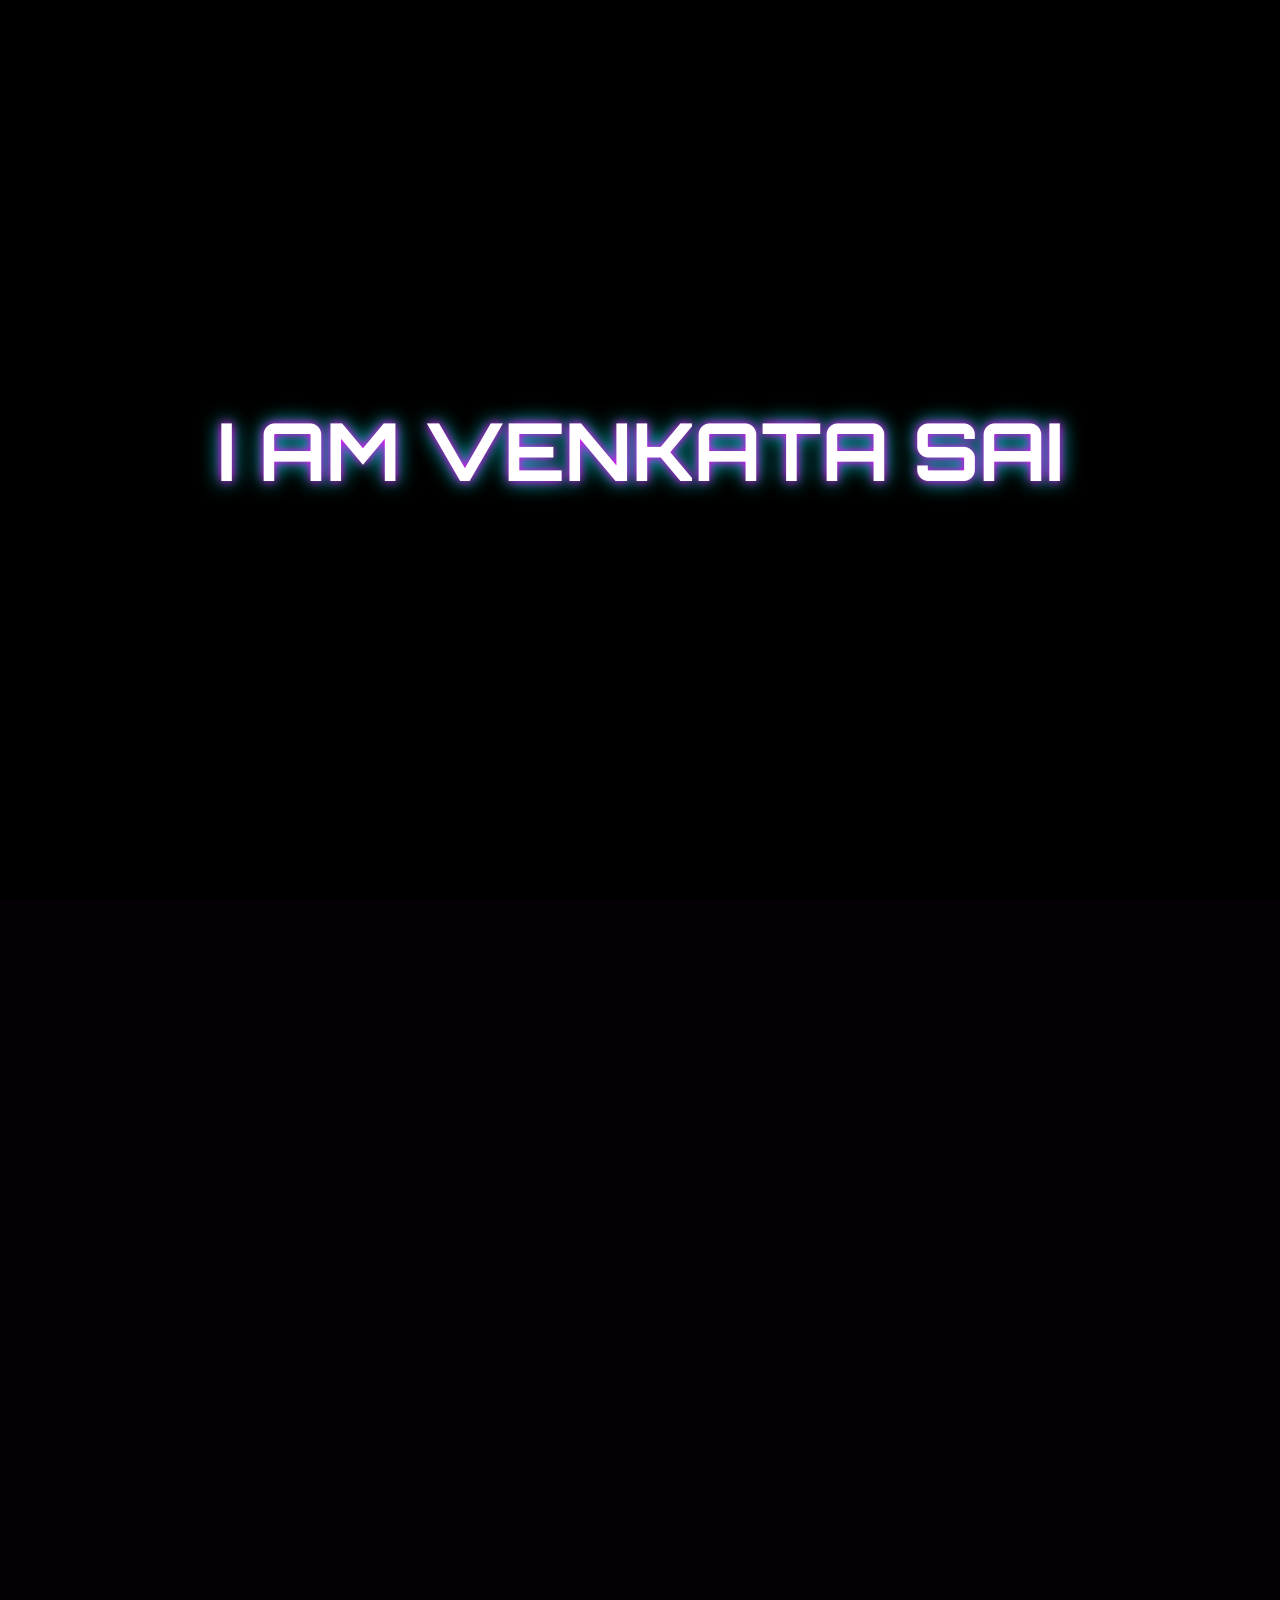
<file: documents_portfolio.html>
<!DOCTYPE html>
<html lang="en">
<head>
    <meta charset="UTF-8">
    <meta name="viewport" content="width=device-width, initial-scale=1.0">
    <title>Venkata Sai | The Ultimate Celebration</title>
    <style>
        @import url('https://fonts.googleapis.com/css2?family=Orbitron:wght@700&family=Poppins:wght@300;400;600&display=swap');

        * { margin: 0; padding: 0; box-sizing: border-box; }

        body {
            background: #050005;
            color: #fff;
            font-family: 'Poppins', sans-serif;
            overflow-x: hidden;
            min-height: 100vh;
        }

        canvas {
            position: fixed;
            top: 0;
            left: 0;
            width: 100%;
            height: 100%;
            z-index: -1;
        }

        /* 2-Second Premium Strobe Splash */
        #splash {
            position: fixed;
            width: 100%;
            height: 100vh;
            background: #000;
            display: flex;
            justify-content: center;
            align-items: center;
            z-index: 10000;
            transition: all 0.8s cubic-bezier(0.19, 1, 0.22, 1);
        }

        .splash-text {
            font-family: 'Orbitron', sans-serif;
            font-size: clamp(1.5rem, 10vw, 5rem);
            font-weight: 700;
            text-transform: uppercase;
            color: #fff;
            text-shadow: 0 0 10px #ff00ff, 0 0 20px #00ffff;
            animation: strobe 0.2s infinite alternate;
        }

        @keyframes strobe {
            0% { opacity: 1; transform: scale(1); }
            100% { opacity: 0.7; transform: scale(1.05); color: #00ffff; }
        }

        .fade-out { opacity: 0; visibility: hidden; transform: translateY(-100%); }

        /* Premium Glass UI */
        .container {
            max-width: 900px;
            margin: 0 auto;
            padding: 60px 20px;
            opacity: 0;
            transform: translateY(50px);
            transition: all 1.2s ease-out;
        }

        .container.show { opacity: 1; transform: translateY(0); }

        header { text-align: center; margin-bottom: 70px; }
        header h1 { 
            font-family: 'Orbitron', sans-serif; 
            font-size: 3.5rem; 
            color: #00ffff; 
            text-shadow: 0 0 20px #00ffff;
        }

        section {
            background: rgba(255, 255, 255, 0.05);
            backdrop-filter: blur(20px);
            -webkit-backdrop-filter: blur(20px);
            border: 1px solid rgba(0, 255, 255, 0.2);
            border-radius: 25px;
            padding: 40px;
            margin-bottom: 40px;
            box-shadow: 0 10px 40px rgba(0, 0, 0, 0.5);
            transition: 0.4s;
        }

        section:hover {
            border-color: #ff00ff;
            box-shadow: 0 0 30px rgba(255, 0, 255, 0.2);
            transform: translateY(-5px);
        }

        h2 { color: #ff00ff; margin-bottom: 25px; text-transform: uppercase; letter-spacing: 2px; }

        table { width: 100%; border-collapse: collapse; }
        th, td { padding: 15px; text-align: left; border-bottom: 1px solid rgba(255,255,255,0.1); }
        th { color: #00ffff; }

        .tag {
            display: inline-block;
            background: rgba(0, 255, 255, 0.1);
            border: 1px solid #00ffff;
            padding: 8px 20px;
            border-radius: 50px;
            margin: 5px;
            font-size: 0.9rem;
            transition: 0.3s;
        }

        .tag:hover { background: #ff00ff; border-color: #ff00ff; box-shadow: 0 0 15px #ff00ff; }

        .contact-link { color: #00ffff; text-decoration: none; font-weight: bold; }

    </style>
</head>
<body>

    <div id="splash">
        <div class="splash-text">I am Venkata Sai</div>
    </div>

    <canvas id="partyCanvas"></canvas>

    <div class="container" id="main-site">
        <header>
            <h1>Venkata Sai</h1>
            <p style="letter-spacing: 5px; color: #ff00ff; font-weight: 600;">ENGINEER | DESIGNER | LEADER</p>
        </header>

        <section>
            <h2>Status Summary</h2>
            <p>B-Tech student at Ramachandra College of Engineering. Specialized in creating high-impact digital experiences with a focus on leadership and technical management.</p>
        </section>

        <section>
            <h2>Education</h2>
            <table>
                <tr><th>Phase</th><th>Institution</th><th>Score</th></tr>
                <tr><td>B-Tech</td><td>RCEE</td><td>Present</td></tr>
                <tr><td>Inter</td><td>NRI Junior College</td><td>91%</td></tr>
                <tr><td>SSC</td><td>ZPH School (2023)</td><td>72%</td></tr>
            </table>
        </section>

        <section>
            <h2>Power Skills</h2>
            <div class="tag">Communication</div>
            <div class="tag">Leadership</div>
            <div class="tag">Management</div>
            <div class="tag">HTML / CSS / JS</div>
        </section>

        <section>
            <h2>Live Project</h2>
            <div style="background: rgba(0,0,0,0.3); padding: 20px; border-radius: 15px;">
                <h3 style="color: #00ffff;">The Celebration Engine</h3>
                <p>A premium portfolio integrated with a complex particle engine simulating DJ lights and fireworks simultaneously.</p>
            </div>
        </section>

        <section>
            <h2>Get In Touch</h2>
            <p>Phone: <a class="contact-link" href="tel:9908970502">9908970502</a></p>
            <p>Email: <a class="contact-link" href="mailto:venkatasaimudde@gmail.com">venkatasaimudde@gmail.com</a></p>
        </section>
    </div>

    <script>
        // Splash logic (2 Seconds)
        window.addEventListener('load', () => {
            setTimeout(() => {
                document.getElementById('splash').classList.add('fade-out');
                document.getElementById('main-site').classList.add('show');
            }, 2000);
        });

        const canvas = document.getElementById('partyCanvas');
        const ctx = canvas.getContext('2d');
        let rockets = [], particles = [], lasers = [];
        let w, h;

        function init() {
            w = canvas.width = window.innerWidth;
            h = canvas.height = window.innerHeight;
        }

        // DJ Lasers
        class Laser {
            constructor() {
                this.angle = Math.random() * Math.PI * 2;
                this.speed = Math.random() * 0.02 + 0.01;
                this.color = Math.random() > 0.5 ? '#00ffff' : '#ff00ff';
            }
            draw() {
                this.angle += this.speed;
                ctx.beginPath();
                ctx.lineWidth = 2;
                ctx.strokeStyle = this.color;
                ctx.moveTo(w / 2, h / 2);
                ctx.lineTo(w / 2 + Math.cos(this.angle) * w, h / 2 + Math.sin(this.angle) * h);
                ctx.stroke();
            }
        }

        // Rockets
        class Rocket {
            constructor() {
                this.x = Math.random() * w;
                this.y = h;
                this.tY = Math.random() * (h / 2);
                this.v = Math.random() * 5 + 5;
                this.c = `hsl(${Math.random() * 360}, 100%, 60%)`;
            }
            update() {
                this.y -= this.v;
                if (this.y <= this.tY) {
                    for (let i = 0; i < 40; i++) particles.push(new Particle(this.x, this.y, this.c));
                    return false;
                }
                return true;
            }
            draw() {
                ctx.fillStyle = this.c;
                ctx.beginPath();
                ctx.arc(this.x, this.y, 2, 0, 7);
                ctx.fill();
            }
        }

        // Cracker Particles
        class Particle {
            constructor(x, y, c) {
                this.x = x; this.y = y; this.c = c;
                this.a = Math.random() * 6.28;
                this.s = Math.random() * 4 + 1;
                this.l = 1;
            }
            update() {
                this.x += Math.cos(this.a) * this.s;
                this.y += Math.sin(this.a) * this.s + 0.1;
                this.l -= 0.02;
            }
            draw() {
                ctx.globalAlpha = this.l;
                ctx.fillStyle = this.c;
                ctx.beginPath(); ctx.arc(this.x, this.y, 1.5, 0, 7); ctx.fill();
                ctx.globalAlpha = 1;
            }
        }

        for (let i = 0; i < 6; i++) lasers.push(new Laser());

        function loop() {
            ctx.fillStyle = 'rgba(5, 0, 5, 0.2)';
            ctx.fillRect(0, 0, w, h);

            lasers.forEach(l => l.draw());

            if (Math.random() < 0.04) rockets.push(new Rocket());
            rockets = rockets.filter(r => { r.draw(); return r.update(); });
            particles = particles.filter(p => { p.draw(); p.update(); return p.l > 0; });

            requestAnimationFrame(loop);
        }

        window.addEventListener('resize', init);
        init();
        loop();
    </script>
</body>
</html>
</file>
<file: styles.css>
/* ==========================================================================
   M. VENKATA SAI - PREMIUM PORTFOLIO DESIGN SYSTEM
   Modern, High-Contrast Glassmorphic UI with Fluid Typography & Dual Themes
   ========================================================================== */

/* --- 1. DESIGN TOKENS & CSS CUSTOM PROPERTIES --- */
:root {
  /* Color Palette - Dark Theme (Default) */
  --bg-primary: #07090e;
  --bg-secondary: #0d121d;
  --bg-card: rgba(17, 24, 39, 0.7);
  --bg-card-hover: rgba(31, 41, 55, 0.85);
  --bg-glass: rgba(15, 23, 42, 0.65);
  --bg-glass-card: rgba(255, 255, 255, 0.03);
  
  --border-subtle: rgba(255, 255, 255, 0.08);
  --border-glow: rgba(99, 102, 241, 0.35);
  --border-focus: #6366f1;

  --text-primary: #f8fafc;
  --text-secondary: #94a3b8;
  --text-muted: #64748b;
  --text-inverse: #0b0f19;

  /* Vibrant Accent Brand Colors */
  --brand-primary: #6366f1;      /* Indigo */
  --brand-primary-hover: #4f46e5;
  --brand-secondary: #06b6d4;    /* Cyan */
  --brand-accent: #a855f7;       /* Purple */
  --brand-glow: rgba(99, 102, 241, 0.25);
  --brand-cyan-glow: rgba(6, 182, 212, 0.25);

  /* Status & Functional Colors */
  --color-success: #10b981;
  --color-success-bg: rgba(16, 185, 129, 0.15);
  --color-warning: #f59e0b;
  --color-danger: #ef4444;

  /* Typography */
  --font-sans: 'Plus Jakarta Sans', -apple-system, BlinkMacSystemFont, 'Segoe UI', Roboto, sans-serif;
  --font-mono: 'JetBrains Mono', monospace;

  /* Shadows & Glass Effects */
  --shadow-sm: 0 2px 8px rgba(0, 0, 0, 0.3);
  --shadow-md: 0 8px 24px -4px rgba(0, 0, 0, 0.45);
  --shadow-lg: 0 20px 40px -8px rgba(0, 0, 0, 0.6);
  --shadow-glow: 0 0 35px -5px rgba(99, 102, 241, 0.35);

  --blur-glass: blur(16px);
  --radius-sm: 8px;
  --radius-md: 14px;
  --radius-lg: 20px;
  --radius-full: 9999px;

  --transition-fast: 0.2s cubic-bezier(0.16, 1, 0.3, 1);
  --transition-normal: 0.35s cubic-bezier(0.16, 1, 0.3, 1);
  --transition-slow: 0.6s cubic-bezier(0.16, 1, 0.3, 1);
}

/* Light Theme Variables */
[data-theme="light"] {
  --bg-primary: #f8fafc;
  --bg-secondary: #f1f5f9;
  --bg-card: rgba(255, 255, 255, 0.85);
  --bg-card-hover: rgba(255, 255, 255, 0.98);
  --bg-glass: rgba(255, 255, 255, 0.8);
  --bg-glass-card: rgba(0, 0, 0, 0.02);

  --border-subtle: rgba(0, 0, 0, 0.08);
  --border-glow: rgba(99, 102, 241, 0.4);
  --border-focus: #4f46e5;

  --text-primary: #0f172a;
  --text-secondary: #475569;
  --text-muted: #64748b;
  --text-inverse: #ffffff;

  --brand-primary: #4f46e5;
  --brand-primary-hover: #4338ca;
  --brand-secondary: #0891b2;
  --brand-accent: #9333ea;
  --brand-glow: rgba(79, 70, 229, 0.2);
  --brand-cyan-glow: rgba(8, 145, 178, 0.2);

  --shadow-sm: 0 2px 8px rgba(0, 0, 0, 0.06);
  --shadow-md: 0 8px 24px -4px rgba(0, 0, 0, 0.08);
  --shadow-lg: 0 20px 40px -8px rgba(0, 0, 0, 0.12);
  --shadow-glow: 0 0 35px -5px rgba(79, 70, 229, 0.2);
}

/* --- 2. GLOBAL RESET & BASE STYLES --- */
*,
*::before,
*::after {
  box-sizing: border-box;
  margin: 0;
  padding: 0;
}

html {
  scroll-behavior: smooth;
  font-size: 16px;
  -webkit-text-size-adjust: 100%;
}

body {
  font-family: var(--font-sans);
  background-color: var(--bg-primary);
  color: var(--text-primary);
  line-height: 1.65;
  overflow-x: hidden;
  position: relative;
  transition: background-color var(--transition-normal), color var(--transition-normal);
  -webkit-font-smoothing: antialiased;
  -moz-osx-font-smoothing: grayscale;
}

/* Focus Outline Accessibility */
:focus-visible {
  outline: 2px solid var(--border-focus);
  outline-offset: 3px;
}

/* Custom Scrollbar */
::-webkit-scrollbar {
  width: 10px;
}
::-webkit-scrollbar-track {
  background: var(--bg-primary);
}
::-webkit-scrollbar-thumb {
  background: var(--border-subtle);
  border-radius: var(--radius-full);
  border: 2px solid var(--bg-primary);
}
::-webkit-scrollbar-thumb:hover {
  background: var(--brand-primary);
}

/* Interactive Canvas Background */
.ambient-canvas {
  position: fixed;
  top: 0;
  left: 0;
  width: 100vw;
  height: 100vh;
  z-index: 0;
  pointer-events: none;
  opacity: 0.65;
}

/* ======================================================== */
/* CINEMATIC ENTRANCE EXPERIENCE (Venkata Sai Mudde)        */
/* ======================================================== */

.cinematic-entrance {
  position: fixed;
  inset: 0;
  width: 100vw;
  height: 100vh;
  z-index: 999999;
  display: flex;
  align-items: center;
  justify-content: center;
  overflow: hidden;
  background: #000000;
  /* NO transition here — JS sets it inline on dismiss */
}

/* Deep Radial Dark Background */
.cinematic-bg-radial {
  position: absolute;
  inset: 0;
  background: radial-gradient(circle at 50% 45%, #0d1222 0%, #030712 65%, #000000 100%);
  z-index: 1;
}

/* Deep Black Base */
.cinematic-bg-black {
  position: absolute;
  inset: 0;
  background: #000000;
  z-index: 1;
}

/* Futuristic 3D Animated Grid Plane */
.cinematic-perspective-grid {
  position: absolute;
  left: -50%;
  bottom: -40%;
  width: 200%;
  height: 120%;
  z-index: 2;
  background-image: 
    linear-gradient(rgba(0, 240, 255, 0.16) 1px, transparent 1px),
    linear-gradient(90deg, rgba(139, 92, 246, 0.16) 1px, transparent 1px);
  background-size: 60px 60px;
  transform: perspective(400px) rotateX(72deg);
  transform-origin: 50% 100%;
  mask-image: radial-gradient(ellipse at 50% 100%, #000 30%, transparent 80%);
  -webkit-mask-image: radial-gradient(ellipse at 50% 100%, #000 30%, transparent 80%);
  animation: gridDrift 20s linear infinite;
  opacity: 0.7;
  pointer-events: none;
}

@keyframes gridDrift {
  0% { background-position: 0 0; }
  100% { background-position: 0 600px; }
}

/* Canvas Particles & Light Streaks */
.cinematic-canvas {
  position: absolute;
  inset: 0;
  width: 100%;
  height: 100%;
  z-index: 3;
  pointer-events: none;
}

/* Cinematic Glowing Blue & Violet Light Sweep */
.cinematic-light-sweep {
  position: absolute;
  top: 0;
  left: -150%;
  width: 120%;
  height: 100%;
  z-index: 4;
  pointer-events: none;
  background: linear-gradient(
    105deg,
    transparent 0%,
    rgba(0, 240, 255, 0.08) 25%,
    rgba(0, 240, 255, 0.35) 45%,
    rgba(255, 255, 255, 0.85) 50%,
    rgba(139, 92, 246, 0.45) 55%,
    rgba(217, 70, 239, 0.15) 75%,
    transparent 100%
  );
  filter: blur(8px);
  opacity: 0;
  animation: lightSweepGlide 2.8s cubic-bezier(0.2, 0.8, 0.2, 1) 0.3s forwards;
}

@keyframes lightSweepGlide {
  0% {
    left: -120%;
    opacity: 0;
  }
  15% {
    opacity: 0.9;
  }
  75% {
    opacity: 0.9;
  }
  100% {
    left: 150%;
    opacity: 0;
  }
}

/* Skip Intro Button */
.cinematic-skip-btn {
  position: absolute;
  top: 2rem;
  right: 2.25rem;
  z-index: 10;
  display: flex;
  align-items: center;
  gap: 0.5rem;
  padding: 0.5rem 1rem;
  background: rgba(15, 23, 42, 0.65);
  border: 1px solid rgba(0, 240, 255, 0.3);
  border-radius: 999px;
  color: #e2e8f0;
  font-family: var(--font-sans);
  font-size: 0.82rem;
  font-weight: 600;
  letter-spacing: 0.05em;
  cursor: pointer;
  backdrop-filter: blur(12px);
  -webkit-backdrop-filter: blur(12px);
  transition: all 0.25s ease;
  opacity: 0.85;
}

.cinematic-skip-btn:hover {
  opacity: 1;
  background: rgba(0, 240, 255, 0.15);
  border-color: #00f0ff;
  color: #ffffff;
  box-shadow: 0 0 15px rgba(0, 240, 255, 0.4);
  transform: translateY(-1px);
}

/* Center Stage */
.cinematic-stage {
  position: relative;
  z-index: 5;
  display: flex;
  flex-direction: column;
  align-items: center;
  text-align: center;
  max-width: 950px;
  padding: 0 1.5rem;
}

/* Glowing Hexagon Monogram Badge (Matching Reference Video) */
.cinematic-hexagon-wrapper {
  position: relative;
  width: 84px;
  height: 98px;
  margin-bottom: 1.5rem;
  display: flex;
  align-items: center;
  justify-content: center;
  animation: hexAppear 0.8s cubic-bezier(0.16, 1, 0.3, 1) forwards;
  filter: drop-shadow(0 0 16px rgba(0, 240, 255, 0.45));
}

.cinematic-hexagon-svg {
  width: 100%;
  height: 100%;
  overflow: visible;
}

.hex-polygon {
  stroke-dasharray: 320;
  stroke-dashoffset: 320;
  animation: drawHexagon 1.1s cubic-bezier(0.4, 0, 0.2, 1) 0.1s forwards;
}

.hex-polygon-glow {
  stroke-dasharray: 320;
  stroke-dashoffset: 320;
  animation: drawHexagon 1.1s cubic-bezier(0.4, 0, 0.2, 1) 0.1s forwards;
  opacity: 0.7;
}

@keyframes drawHexagon {
  0% {
    stroke-dashoffset: 320;
  }
  100% {
    stroke-dashoffset: 0;
  }
}

@keyframes hexAppear {
  0% {
    opacity: 0;
    transform: scale(0.65) translateY(-8px);
  }
  100% {
    opacity: 1;
    transform: scale(1) translateY(0);
  }
}

.hex-divider {
  opacity: 0;
  animation: fadeInDivider 0.4s ease 0.6s forwards;
}

@keyframes fadeInDivider {
  to {
    opacity: 1;
  }
}

.hex-char {
  opacity: 0;
  filter: drop-shadow(0 0 8px rgba(0, 240, 255, 0.6));
}

.hex-char-v {
  animation: popChar 0.45s cubic-bezier(0.16, 1, 0.3, 1) 0.45s forwards;
}

.hex-char-s {
  animation: popChar 0.45s cubic-bezier(0.16, 1, 0.3, 1) 0.55s forwards;
}

@keyframes popChar {
  0% {
    opacity: 0;
    transform: scale(0.6);
  }
  100% {
    opacity: 1;
    transform: scale(1);
  }
}

/* Letter-by-Letter Cinematic Name Reveal with 3D Depth */
.cinematic-name {
  font-family: var(--font-sans);
  font-size: clamp(2rem, 5vw, 3.6rem);
  font-weight: 800;
  letter-spacing: 0.16em;
  text-transform: uppercase;
  margin: 0 0 1.25rem 0;
  display: flex;
  flex-wrap: wrap;
  justify-content: center;
  align-items: center;
  perspective: 800px;
}

.name-part {
  display: inline-flex;
}

.name-space {
  display: inline-block;
  width: 0.75ch;
}

.c-letter {
  display: inline-block;
  opacity: 0;
  transform: translateY(35px) translateZ(40px) scale(0.8);
  filter: blur(10px);
  animation: letterReveal3D 0.75s cubic-bezier(0.16, 1, 0.3, 1) forwards;
  animation-delay: calc(0.35s + var(--char-i) * 0.055s);
  transition: transform 0.2s ease, text-shadow 0.2s ease;
  will-change: transform, opacity, filter;
}

@keyframes letterReveal3D {
  0% {
    opacity: 0;
    transform: translateY(35px) translateZ(40px) scale(0.8);
    filter: blur(10px);
  }
  100% {
    opacity: 1;
    transform: translateY(0) translateZ(0) scale(1);
    filter: blur(0);
  }
}

/* Dual-Tone 3D Glow Palette Matching Reference Image */
.part-venkata .c-letter {
  color: #ff9d00;
  text-shadow: 
    0 0 14px rgba(255, 157, 0, 0.9),
    0 0 32px rgba(255, 157, 0, 0.55),
    0 3px 12px rgba(0, 0, 0, 0.95);
}

.part-sai .c-letter,
.part-mudde .c-letter {
  color: #00f0ff;
  text-shadow: 
    0 0 14px rgba(0, 240, 255, 0.95),
    0 0 35px rgba(0, 240, 255, 0.6),
    0 3px 12px rgba(0, 0, 0, 0.95);
}

/* Charging Progress Bar & Stats (Matching Reference Video) */
.cinematic-progress-wrap {
  width: 100%;
  max-width: 230px;
  display: flex;
  flex-direction: column;
  align-items: center;
  opacity: 0;
  animation: fadeInProgress 0.6s ease 0.4s forwards;
  margin-top: 0.4rem;
}

@keyframes fadeInProgress {
  to { opacity: 1; }
}

.cinematic-progress-bar {
  width: 100%;
  height: 3.5px;
  background: rgba(255, 255, 255, 0.12);
  border-radius: 999px;
  overflow: hidden;
  box-shadow: inset 0 1px 2px rgba(0, 0, 0, 0.8);
}

.cinematic-progress-fill {
  width: 0%;
  height: 100%;
  border-radius: 999px;
  background: linear-gradient(90deg, #00f0ff, #8b5cf6, #d946ef);
  box-shadow: 0 0 10px rgba(0, 240, 255, 0.8), 0 0 20px rgba(217, 70, 239, 0.5);
  transition: width 0.08s linear;
}

.cinematic-progress-stats {
  display: flex;
  justify-content: center;
  align-items: center;
  font-family: var(--font-mono);
  font-size: 0.92rem;
  letter-spacing: 0.08em;
  margin-top: 0.65rem;
}

.cinematic-percent {
  color: #00f0ff;
  font-weight: 700;
  text-shadow: 0 0 12px rgba(0, 240, 255, 0.8);
}

/* Layout Container */
.container {
  width: 100%;
  max-width: 1240px;
  margin-left: auto;
  margin-right: auto;
  padding-left: 1.5rem;
  padding-right: 1.5rem;
  position: relative;
  z-index: 1;
}

/* Typography Helpers */
h1, h2, h3, h4, h5, h6 {
  font-family: var(--font-sans);
  color: var(--text-primary);
  line-height: 1.25;
  font-weight: 700;
}

p {
  color: var(--text-secondary);
}

a {
  color: inherit;
  text-decoration: none;
  transition: color var(--transition-fast);
}

ul {
  list-style: none;
}

img, svg {
  display: block;
  max-width: 100%;
}

/* Utility Classes */
.gradient-text {
  background: linear-gradient(135deg, var(--brand-primary) 0%, var(--brand-secondary) 50%, var(--brand-accent) 100%);
  -webkit-background-clip: text;
  -webkit-text-fill-color: transparent;
  display: inline-block;
}

.glass-panel {
  background: var(--bg-card);
  backdrop-filter: var(--blur-glass);
  -webkit-backdrop-filter: var(--blur-glass);
  border: 1px solid var(--border-subtle);
  border-radius: var(--radius-lg);
  box-shadow: var(--shadow-md);
  transition: transform var(--transition-normal), border-color var(--transition-normal), box-shadow var(--transition-normal), background var(--transition-normal);
}

.glass-panel:hover {
  border-color: var(--border-glow);
  box-shadow: var(--shadow-glow);
}

/* --- 3. SITE NAVIGATION HEADER --- */
.site-header {
  position: fixed;
  top: 0;
  left: 0;
  width: 100%;
  z-index: 1000;
  padding: 1.25rem 0;
  transition: padding var(--transition-fast), background var(--transition-fast), border-color var(--transition-fast), backdrop-filter var(--transition-fast);
}

.site-header.scrolled {
  padding: 0.75rem 0;
  background: var(--bg-glass);
  backdrop-filter: var(--blur-glass);
  -webkit-backdrop-filter: var(--blur-glass);
  border-bottom: 1px solid var(--border-subtle);
  box-shadow: var(--shadow-sm);
}

.nav-container {
  display: flex;
  align-items: center;
  justify-content: space-between;
  width: 100%;
  max-width: 1240px;
  margin: 0 auto;
  padding: 0 1.5rem;
}

/* Logo */
.brand-logo {
  display: flex;
  align-items: center;
  gap: 0.75rem;
  text-decoration: none;
}

.logo-mark {
  position: relative;
  width: 42px;
  height: 42px;
  background: linear-gradient(135deg, var(--brand-primary), var(--brand-secondary));
  border-radius: 12px;
  display: flex;
  align-items: center;
  justify-content: center;
  font-weight: 800;
  font-size: 1.15rem;
  color: #ffffff;
  box-shadow: 0 0 16px var(--brand-glow);
  flex-shrink: 0;
}

.logo-glow {
  position: absolute;
  inset: -2px;
  border-radius: 14px;
  background: linear-gradient(135deg, var(--brand-primary), var(--brand-secondary));
  opacity: 0.5;
  filter: blur(8px);
  z-index: -1;
}

.brand-text {
  display: flex;
  flex-direction: column;
}

.brand-name {
  font-size: 1.1rem;
  font-weight: 700;
  letter-spacing: -0.02em;
  color: var(--text-primary);
}

.brand-tag {
  font-size: 0.75rem;
  color: var(--text-muted);
  font-weight: 500;
  letter-spacing: 0.02em;
}

/* Nav Links */
.nav-links {
  display: flex;
  align-items: center;
  gap: 2rem;
  background: var(--bg-card);
  padding: 0.4rem 1.25rem;
  border-radius: var(--radius-full);
  border: 1px solid var(--border-subtle);
  backdrop-filter: var(--blur-glass);
  -webkit-backdrop-filter: var(--blur-glass);
}

.nav-link {
  font-size: 0.92rem;
  font-weight: 600;
  color: var(--text-secondary);
  position: relative;
  padding: 0.4rem 0.2rem;
  transition: color var(--transition-fast);
}

.nav-link:hover,
.nav-link.active {
  color: var(--text-primary);
}

.nav-link.active::after {
  content: '';
  position: absolute;
  bottom: 0;
  left: 0;
  width: 100%;
  height: 2px;
  background: linear-gradient(90deg, var(--brand-primary), var(--brand-secondary));
  border-radius: var(--radius-full);
}

/* Nav Actions */
.nav-actions {
  display: flex;
  align-items: center;
  gap: 1rem;
}

/* Theme Toggle Button */
.theme-toggle-btn {
  background: var(--bg-card);
  border: 1px solid var(--border-subtle);
  color: var(--text-primary);
  width: 40px;
  height: 40px;
  border-radius: 12px;
  display: flex;
  align-items: center;
  justify-content: center;
  cursor: pointer;
  transition: background var(--transition-fast), border-color var(--transition-fast), transform var(--transition-fast);
}

.theme-toggle-btn:hover {
  background: var(--bg-card-hover);
  border-color: var(--border-glow);
  transform: rotate(15deg);
}

[data-theme="dark"] .sun-icon {
  display: block;
}
[data-theme="dark"] .moon-icon {
  display: none;
}
[data-theme="light"] .sun-icon {
  display: none;
}
[data-theme="light"] .moon-icon {
  display: block;
}

/* PDF Download Button */
.pdf-btn {
  display: inline-flex;
  align-items: center;
  gap: 0.4rem;
  padding: 0.45rem 0.85rem;
  font-size: 0.82rem;
  font-weight: 600;
  border-radius: var(--radius-full);
  border: 1px solid rgba(99, 102, 241, 0.4);
  color: var(--text-primary);
  background: rgba(99, 102, 241, 0.12);
  text-decoration: none;
  backdrop-filter: var(--blur-glass);
  -webkit-backdrop-filter: var(--blur-glass);
  transition: all var(--transition-fast);
}

.pdf-btn:hover {
  background: var(--brand-primary);
  color: #ffffff;
  border-color: var(--brand-primary);
  box-shadow: 0 4px 14px var(--brand-glow);
  transform: translateY(-2px);
}

/* Mobile Hamburger Button */
.mobile-menu-btn {
  display: none;
  flex-direction: column;
  justify-content: space-between;
  width: 40px;
  height: 40px;
  padding: 11px 9px;
  background: var(--bg-card);
  border: 1px solid var(--border-subtle);
  border-radius: 10px;
  cursor: pointer;
  color: var(--text-primary);
  transition: border-color var(--transition-fast);
}

.hamburger-bar {
  width: 100%;
  height: 2px;
  background: currentColor;
  border-radius: 2px;
  transition: transform var(--transition-fast), opacity var(--transition-fast);
}

.mobile-menu-btn.active .hamburger-bar:nth-child(1) {
  transform: translateY(7px) rotate(45deg);
}
.mobile-menu-btn.active .hamburger-bar:nth-child(2) {
  opacity: 0;
}
.mobile-menu-btn.active .hamburger-bar:nth-child(3) {
  transform: translateY(-7px) rotate(-45deg);
}

/* --- 4. BUTTONS --- */
.btn {
  display: inline-flex;
  align-items: center;
  justify-content: center;
  gap: 0.6rem;
  font-family: var(--font-sans);
  font-size: 0.95rem;
  font-weight: 600;
  padding: 0.75rem 1.6rem;
  border-radius: var(--radius-md);
  border: 1px solid transparent;
  cursor: pointer;
  transition: transform var(--transition-fast), box-shadow var(--transition-fast), background var(--transition-fast), border-color var(--transition-fast), color var(--transition-fast);
  text-decoration: none;
}

.btn:active {
  transform: scale(0.98);
}

.btn-sm {
  padding: 0.5rem 1.15rem;
  font-size: 0.85rem;
  border-radius: var(--radius-sm);
}

.btn-block {
  width: 100%;
}

.btn-primary {
  background: linear-gradient(135deg, var(--brand-primary), var(--brand-secondary));
  color: #ffffff;
  box-shadow: 0 4px 18px var(--brand-glow);
}

.btn-primary:hover {
  transform: translateY(-2px);
  box-shadow: 0 8px 25px var(--brand-glow);
  color: #ffffff;
}

.btn-secondary {
  background: var(--bg-card);
  color: var(--text-primary);
  border-color: var(--border-subtle);
  backdrop-filter: var(--blur-glass);
  -webkit-backdrop-filter: var(--blur-glass);
}

.btn-secondary:hover {
  background: var(--bg-card-hover);
  border-color: var(--border-glow);
  transform: translateY(-2px);
  color: var(--brand-primary);
}

/* --- 5. HERO SECTION --- */
.hero-section {
  min-height: 100vh;
  display: flex;
  flex-direction: column;
  justify-content: center;
  padding-top: 7.5rem;
  padding-bottom: 4rem;
  position: relative;
  overflow: hidden;
}

.hero-container {
  display: grid;
  grid-template-columns: 1.15fr 0.85fr;
  align-items: center;
  gap: 3.5rem;
}

/* Status Badge */
.status-badge {
  display: inline-flex;
  align-items: center;
  gap: 0.6rem;
  background: var(--color-success-bg);
  border: 1px solid rgba(16, 185, 129, 0.3);
  color: var(--color-success);
  font-size: 0.85rem;
  font-weight: 600;
  padding: 0.4rem 1rem;
  border-radius: var(--radius-full);
  margin-bottom: 1.5rem;
}

.status-dot {
  width: 8px;
  height: 8px;
  background-color: var(--color-success);
  border-radius: var(--radius-full);
  animation: pulse-dot 2s infinite;
}

@keyframes pulse-dot {
  0% { transform: scale(0.95); box-shadow: 0 0 0 0 rgba(16, 185, 129, 0.7); }
  70% { transform: scale(1.1); box-shadow: 0 0 0 8px rgba(16, 185, 129, 0); }
  100% { transform: scale(0.95); box-shadow: 0 0 0 0 rgba(16, 185, 129, 0); }
}

.hero-title {
  font-size: clamp(2.5rem, 5vw, 4.2rem);
  letter-spacing: -0.03em;
  font-weight: 800;
  margin-bottom: 0.75rem;
  line-height: 1.15;
}

/* Typewriter Effect */
.typewriter-wrapper {
  display: flex;
  align-items: center;
  gap: 0.6rem;
  font-family: var(--font-mono);
  font-size: clamp(1.15rem, 2.2vw, 1.65rem);
  font-weight: 600;
  color: var(--brand-secondary);
  min-height: 2.2rem;
  margin-bottom: 1.5rem;
}

.typewriter-prefix {
  color: var(--text-muted);
}

.typewriter-cursor {
  color: var(--brand-primary);
  font-weight: 700;
  animation: blink 0.8s infinite;
}

@keyframes blink {
  0%, 100% { opacity: 1; }
  50% { opacity: 0; }
}

.hero-subtitle {
  font-size: clamp(1.05rem, 1.4vw, 1.25rem);
  line-height: 1.7;
  color: var(--text-secondary);
  margin-bottom: 2.25rem;
  max-width: 600px;
}

.hero-subtitle strong {
  color: var(--text-primary);
  font-weight: 600;
}

.hero-cta-group {
  display: flex;
  align-items: center;
  gap: 1.2rem;
  flex-wrap: wrap;
  margin-bottom: 1.5rem;
}

/* Hero Social Quick Access Bar */
.hero-social-bar {
  display: flex;
  align-items: center;
  gap: 0.75rem;
  flex-wrap: wrap;
  margin-bottom: 2.25rem;
}

.hero-social-link {
  display: inline-flex;
  align-items: center;
  gap: 0.5rem;
  padding: 0.45rem 0.95rem;
  background: var(--bg-card);
  border: 1px solid var(--border-subtle);
  border-radius: var(--radius-full);
  font-size: 0.82rem;
  font-weight: 600;
  color: var(--text-secondary);
  backdrop-filter: var(--blur-glass);
  -webkit-backdrop-filter: var(--blur-glass);
  transition: all var(--transition-fast);
  text-decoration: none;
}

.hero-social-link:hover {
  background: var(--bg-card-hover);
  color: var(--text-primary);
  border-color: var(--border-glow);
  transform: translateY(-2px);
  box-shadow: 0 4px 14px var(--brand-glow);
}

/* Hero Quick Stats */
.hero-highlights {
  display: flex;
  align-items: center;
  gap: 1.8rem;
  padding-top: 1.5rem;
  border-top: 1px solid var(--border-subtle);
}

.highlight-item {
  display: flex;
  flex-direction: column;
}

.highlight-number {
  font-size: 1.6rem;
  font-weight: 800;
  color: var(--text-primary);
  line-height: 1.2;
}

.highlight-label {
  font-size: 0.8rem;
  color: var(--text-muted);
  font-weight: 500;
}

.highlight-divider {
  width: 1px;
  height: 35px;
  background-color: var(--border-subtle);
}

/* Hero Profile Card Visual */
.hero-visual {
  display: flex;
  justify-content: center;
  position: relative;
}

.profile-card-wrapper {
  position: relative;
  width: 100%;
  max-width: 400px;
}

.profile-card-glow {
  position: absolute;
  inset: -15px;
  background: linear-gradient(135deg, var(--brand-primary), var(--brand-secondary), var(--brand-accent));
  border-radius: calc(var(--radius-lg) + 12px);
  filter: blur(28px);
  opacity: 0.35;
  z-index: -1;
  transition: opacity var(--transition-normal);
}

.profile-card-wrapper:hover .profile-card-glow {
  opacity: 0.6;
}

.profile-card {
  background: var(--bg-card);
  backdrop-filter: var(--blur-glass);
  -webkit-backdrop-filter: var(--blur-glass);
  border: 1px solid var(--border-subtle);
  border-radius: var(--radius-lg);
  padding: 1.75rem;
  box-shadow: var(--shadow-lg);
  transition: transform var(--transition-normal), border-color var(--transition-normal);
}

.profile-card:hover {
  border-color: var(--border-glow);
  transform: translateY(-5px);
}

.profile-image-container {
  position: relative;
  display: flex;
  justify-content: center;
  margin-bottom: 1.5rem;
}

.avatar-box {
  width: 220px;
  height: 220px;
  border-radius: 50%;
  position: relative;
  box-shadow: 0 10px 30px rgba(0, 0, 0, 0.4);
}

.profile-photo-frame {
  padding: 4px;
  background: linear-gradient(135deg, var(--brand-primary), var(--brand-secondary), var(--brand-accent));
  box-shadow: 0 12px 35px rgba(99, 102, 241, 0.4);
  display: flex;
  align-items: center;
  justify-content: center;
  overflow: hidden;
}

.profile-photo {
  width: 100%;
  height: 100%;
  object-fit: cover;
  object-position: center 18%;
  border-radius: 50%;
  display: block;
  transition: transform var(--transition-normal);
}

.profile-card:hover .profile-photo {
  transform: scale(1.06);
}

.profile-ring-glow {
  position: absolute;
  inset: 0;
  border-radius: 50%;
  border: 2px solid rgba(255, 255, 255, 0.2);
  pointer-events: none;
}

.about-profile-header {
  display: flex;
  align-items: center;
  gap: 1.15rem;
  margin-bottom: 1.25rem;
}

.about-profile-avatar {
  width: 62px;
  height: 62px;
  border-radius: 50%;
  object-fit: cover;
  object-position: center 18%;
  border: 2.5px solid var(--brand-primary);
  box-shadow: 0 4px 14px var(--brand-glow);
  flex-shrink: 0;
}

.about-profile-meta {
  display: flex;
  flex-direction: column;
}

.about-profile-sub {
  font-size: 0.86rem;
  color: var(--text-muted);
  font-weight: 500;
}

.avatar-svg {
  width: 100%;
  height: 100%;
  border-radius: 50%;
}

.profile-badge-floating {
  position: absolute;
  bottom: -8px;
  right: 15px;
  background: var(--bg-card);
  border: 1px solid var(--border-glow);
  backdrop-filter: var(--blur-glass);
  -webkit-backdrop-filter: var(--blur-glass);
  padding: 0.5rem 1rem;
  border-radius: var(--radius-md);
  display: flex;
  align-items: center;
  gap: 0.6rem;
  box-shadow: var(--shadow-md);
  animation: float 4s ease-in-out infinite;
}

@keyframes float {
  0%, 100% { transform: translateY(0); }
  50% { transform: translateY(-8px); }
}

.badge-icon {
  font-size: 1.25rem;
}

.badge-content {
  display: flex;
  flex-direction: column;
}

.badge-title {
  font-size: 0.82rem;
  font-weight: 700;
  color: var(--text-primary);
}

.badge-sub {
  font-size: 0.72rem;
  color: var(--text-muted);
}

.profile-card-details {
  text-align: center;
}

.profile-name {
  font-size: 1.35rem;
  font-weight: 700;
  margin-bottom: 0.25rem;
}

.profile-role {
  font-size: 0.88rem;
  color: var(--text-muted);
  display: block;
  margin-bottom: 1rem;
}

.profile-meta-tags {
  display: flex;
  justify-content: center;
  gap: 0.5rem;
  flex-wrap: wrap;
}

.meta-tag {
  font-size: 0.78rem;
  padding: 0.3rem 0.75rem;
  background: var(--bg-secondary);
  border: 1px solid var(--border-subtle);
  border-radius: var(--radius-full);
  color: var(--brand-secondary);
  font-weight: 600;
}

/* Scroll Indicator */
.scroll-indicator {
  position: absolute;
  bottom: 2rem;
  left: 50%;
  transform: translateX(-50%);
  display: flex;
  flex-direction: column;
  align-items: center;
  gap: 0.5rem;
  color: var(--text-muted);
  font-size: 0.75rem;
  font-weight: 600;
  letter-spacing: 0.05em;
  text-transform: uppercase;
  transition: color var(--transition-fast), transform var(--transition-fast);
}

.scroll-indicator:hover {
  color: var(--brand-primary);
  transform: translate(-50%, 3px);
}

.mouse-icon {
  width: 20px;
  height: 32px;
  border: 2px solid currentColor;
  border-radius: 12px;
  position: relative;
}

.mouse-wheel {
  width: 3px;
  height: 6px;
  background-color: currentColor;
  border-radius: 2px;
  position: absolute;
  top: 6px;
  left: 50%;
  transform: translateX(-50%);
  animation: mouse-scroll 1.6s infinite;
}

@keyframes mouse-scroll {
  0% { opacity: 1; transform: translate(-50%, 0); }
  100% { opacity: 0; transform: translate(-50%, 14px); }
}

/* --- 6. SHARED SECTION STYLES --- */
.section {
  padding: 7rem 0;
  position: relative;
}

.section-header {
  text-align: center;
  max-width: 680px;
  margin: 0 auto 4rem auto;
}

.section-tag {
  display: inline-block;
  font-family: var(--font-mono);
  font-size: 0.82rem;
  font-weight: 600;
  color: var(--brand-secondary);
  text-transform: uppercase;
  letter-spacing: 0.12em;
  padding: 0.3rem 0.9rem;
  background: rgba(6, 182, 212, 0.1);
  border: 1px solid rgba(6, 182, 212, 0.25);
  border-radius: var(--radius-full);
  margin-bottom: 1rem;
}

.section-title {
  font-size: clamp(2rem, 3.8vw, 3rem);
  letter-spacing: -0.02em;
  margin-bottom: 1rem;
}

.section-subtitle {
  font-size: 1.05rem;
  color: var(--text-secondary);
  line-height: 1.6;
}

/* --- 7. ABOUT SECTION --- */
.about-grid {
  display: grid;
  grid-template-columns: 1fr 1fr;
  gap: 2.5rem;
  align-items: start;
}

.story-card {
  padding: 2.75rem;
}

.card-icon-bubble {
  width: 52px;
  height: 52px;
  border-radius: 14px;
  background: linear-gradient(135deg, rgba(99, 102, 241, 0.2), rgba(6, 182, 212, 0.2));
  border: 1px solid var(--border-glow);
  display: flex;
  align-items: center;
  justify-content: center;
  color: var(--brand-secondary);
  margin-bottom: 1.5rem;
}

.card-heading {
  font-size: 1.6rem;
  margin-bottom: 1.25rem;
}

.card-text {
  font-size: 1.02rem;
  line-height: 1.75;
  color: var(--text-secondary);
  margin-bottom: 1.25rem;
}

.card-text strong {
  color: var(--text-primary);
}

.key-traits {
  display: flex;
  flex-wrap: wrap;
  gap: 0.75rem;
  margin-top: 2rem;
}

.trait-pill {
  font-size: 0.85rem;
  font-weight: 600;
  padding: 0.45rem 1rem;
  background: var(--bg-secondary);
  border: 1px solid var(--border-subtle);
  border-radius: var(--radius-full);
  color: var(--text-primary);
}

.about-pillars {
  display: flex;
  flex-direction: column;
  gap: 1.5rem;
}

.pillar-card {
  display: flex;
  gap: 1.5rem;
  padding: 1.75rem;
}

.pillar-icon {
  width: 48px;
  height: 48px;
  border-radius: 12px;
  background: var(--bg-secondary);
  border: 1px solid var(--border-subtle);
  display: flex;
  align-items: center;
  justify-content: center;
  color: var(--brand-primary);
  flex-shrink: 0;
}

.pillar-content h4 {
  font-size: 1.15rem;
  margin-bottom: 0.4rem;
}

.pillar-content p {
  font-size: 0.92rem;
  color: var(--text-secondary);
  line-height: 1.6;
}

/* --- 8. SKILLS SECTION (Technical Skills & Expertise - Cyber HUD Design) --- */
.skills-title-cyber {
  font-size: clamp(2rem, 3.8vw, 3rem);
  font-weight: 800;
  letter-spacing: -0.02em;
  color: #ffffff;
  text-align: center;
}

.skills-highlight {
  color: #8b5cf6;
  background: linear-gradient(135deg, #00f0ff 0%, #8b5cf6 50%, #d946ef 100%);
  -webkit-background-clip: text;
  -webkit-text-fill-color: transparent;
  text-shadow: 0 0 25px rgba(139, 92, 246, 0.5);
}

.skills-accent-line {
  width: 72px;
  height: 4px;
  margin: 0.85rem auto 1.5rem auto;
  border-radius: 4px;
  background: linear-gradient(90deg, #00f0ff, #8b5cf6, #d946ef);
  box-shadow: 0 0 12px rgba(0, 240, 255, 0.65);
}

.cyber-skills-grid {
  display: grid;
  grid-template-columns: repeat(2, 1fr);
  gap: 2rem;
  margin-top: 1.5rem;
}

/* Cyber HUD Glass Card */
.cyber-skill-card {
  position: relative;
  background: rgba(8, 14, 28, 0.82);
  border: 1px solid rgba(0, 240, 255, 0.2);
  border-radius: 16px;
  padding: 2.25rem;
  backdrop-filter: blur(18px);
  -webkit-backdrop-filter: blur(18px);
  box-shadow: 0 12px 36px -10px rgba(0, 0, 0, 0.65), inset 0 1px 0 rgba(255, 255, 255, 0.08);
  transition: transform 0.3s ease, border-color 0.3s ease, box-shadow 0.3s ease;
  overflow: hidden;
}

.cyber-skill-card:hover {
  transform: translateY(-4px);
  border-color: rgba(0, 240, 255, 0.5);
  box-shadow: 0 18px 45px -10px rgba(0, 240, 255, 0.22), inset 0 0 24px rgba(0, 240, 255, 0.06);
}

/* Corner Bracket Ticks */
.corner-bracket {
  position: absolute;
  width: 14px;
  height: 14px;
  border-color: rgba(0, 240, 255, 0.7);
  pointer-events: none;
}

.corner-bracket.top-left {
  top: 10px;
  left: 10px;
  border-top: 2px solid rgba(0, 240, 255, 0.75);
  border-left: 2px solid rgba(0, 240, 255, 0.75);
  border-top-left-radius: 4px;
}

.corner-bracket.top-right {
  top: 10px;
  right: 10px;
  border-top: 2px solid rgba(0, 240, 255, 0.75);
  border-right: 2px solid rgba(0, 240, 255, 0.75);
  border-top-right-radius: 4px;
}

.corner-bracket.bottom-left {
  bottom: 10px;
  left: 10px;
  border-bottom: 2px solid rgba(0, 240, 255, 0.75);
  border-left: 2px solid rgba(0, 240, 255, 0.75);
  border-bottom-left-radius: 4px;
}

.corner-bracket.bottom-right {
  bottom: 10px;
  right: 10px;
  border-bottom: 2px solid rgba(0, 240, 255, 0.75);
  border-right: 2px solid rgba(0, 240, 255, 0.75);
  border-bottom-right-radius: 4px;
}

/* Icon Box with Drop Glow */
.cyber-icon-box {
  width: 52px;
  height: 52px;
  border-radius: 14px;
  display: flex;
  align-items: center;
  justify-content: center;
  margin-bottom: 1.25rem;
  transition: transform 0.3s ease, box-shadow 0.3s ease;
}

.cyber-skill-card:hover .cyber-icon-box {
  transform: scale(1.06);
}

.frontend-cyber-icon {
  background: linear-gradient(135deg, #06b6d4, #0284c7);
  color: #ffffff;
  box-shadow: 0 0 22px rgba(6, 182, 212, 0.6);
}

.data-cyber-icon {
  background: linear-gradient(135deg, #38bdf8, #6366f1);
  color: #ffffff;
  box-shadow: 0 0 22px rgba(56, 189, 248, 0.6);
}

.ai-cyber-icon {
  background: linear-gradient(135deg, #a855f7, #ec4899);
  color: #ffffff;
  box-shadow: 0 0 22px rgba(168, 85, 247, 0.6);
}

.lead-cyber-icon {
  background: linear-gradient(135deg, #10b981, #059669);
  color: #ffffff;
  box-shadow: 0 0 22px rgba(16, 185, 129, 0.6);
}

/* Card Title */
.cyber-card-title {
  font-size: 1.45rem;
  font-weight: 700;
  color: #ffffff;
  margin-bottom: 0.45rem;
  letter-spacing: -0.01em;
}

/* Monospace Status Tags */
.cyber-status-tag {
  display: inline-block;
  font-family: var(--font-mono);
  font-size: 0.72rem;
  font-weight: 600;
  letter-spacing: 0.1em;
  padding: 0.25rem 0.65rem;
  border-radius: 4px;
  margin-bottom: 1.25rem;
  text-transform: uppercase;
}

.cyber-status-tag.tag-magenta {
  color: #e879f9;
  background: rgba(217, 70, 239, 0.12);
  border: 1px solid rgba(217, 70, 239, 0.35);
  text-shadow: 0 0 8px rgba(217, 70, 239, 0.6);
}

.cyber-status-tag.tag-cyan {
  color: #38bdf8;
  background: rgba(56, 189, 248, 0.12);
  border: 1px solid rgba(56, 189, 248, 0.35);
  text-shadow: 0 0 8px rgba(56, 189, 248, 0.6);
}

.cyber-status-tag.tag-purple {
  color: #c084fc;
  background: rgba(192, 132, 252, 0.12);
  border: 1px solid rgba(192, 132, 252, 0.35);
  text-shadow: 0 0 8px rgba(192, 132, 252, 0.6);
}

.cyber-status-tag.tag-emerald {
  color: #34d399;
  background: rgba(52, 211, 153, 0.12);
  border: 1px solid rgba(52, 211, 153, 0.35);
  text-shadow: 0 0 8px rgba(52, 211, 153, 0.6);
}

/* Card Description */
.cyber-card-desc {
  font-size: 0.95rem;
  color: #94a3b8;
  line-height: 1.6;
  margin-bottom: 1.75rem;
  min-height: 46px;
}

/* Skills Progress Bars List */
.cyber-skills-bars-list {
  display: flex;
  flex-direction: column;
  gap: 1.35rem;
  margin-bottom: 1.75rem;
}

.cyber-skill-group {
  display: flex;
  flex-direction: column;
  gap: 0.5rem;
}

.cyber-skill-header {
  display: flex;
  justify-content: space-between;
  align-items: center;
}

.cyber-skill-label {
  font-size: 0.92rem;
  font-weight: 600;
  color: #f1f5f9;
}

.cyber-skill-pct {
  font-family: var(--font-mono);
  font-size: 0.92rem;
  font-weight: 700;
  color: #ffffff;
  text-shadow: 0 0 8px rgba(255, 255, 255, 0.6);
}

/* Glowing Bar Track & Animated Fill with Luminous Orb */
.cyber-bar-track {
  position: relative;
  width: 100%;
  height: 6px;
  background: rgba(255, 255, 255, 0.08);
  border-radius: 999px;
  overflow: visible;
}

.cyber-bar-fill {
  position: relative;
  height: 100%;
  width: 0%;
  border-radius: 999px;
  background: linear-gradient(90deg, #00d2ff 0%, #00f0ff 45%, #a855f7 80%, #d946ef 100%);
  box-shadow: 0 0 10px rgba(0, 240, 255, 0.6), 0 0 20px rgba(168, 85, 247, 0.4);
  transition: width 1.4s cubic-bezier(0.16, 1, 0.3, 1);
}

.cyber-bar-fill.animated {
  width: var(--skill-width);
}

/* Glowing Pulsating Orb at Bar Tip */
.cyber-bar-orb {
  position: absolute;
  right: -5px;
  top: 50%;
  transform: translateY(-50%);
  width: 12px;
  height: 12px;
  border-radius: 50%;
  background: #ffffff;
  box-shadow: 0 0 10px #ffffff, 0 0 18px #00f0ff, 0 0 28px #d946ef;
  animation: orbPulse 2s ease-in-out infinite alternate;
}

@keyframes orbPulse {
  0% {
    box-shadow: 0 0 8px #ffffff, 0 0 14px #00f0ff, 0 0 22px #d946ef;
    transform: translateY(-50%) scale(0.9);
  }
  100% {
    box-shadow: 0 0 14px #ffffff, 0 0 24px #00f0ff, 0 0 36px #d946ef;
    transform: translateY(-50%) scale(1.25);
  }
}

/* Badges Row */
.cyber-badges-row {
  display: flex;
  flex-wrap: wrap;
  gap: 0.5rem;
  padding-top: 1.15rem;
  border-top: 1px solid rgba(255, 255, 255, 0.06);
}

.cyber-badge {
  font-size: 0.75rem;
  font-weight: 500;
  padding: 0.28rem 0.7rem;
  border-radius: 6px;
  background: rgba(255, 255, 255, 0.04);
  border: 1px solid rgba(255, 255, 255, 0.08);
  color: #cbd5e1;
  transition: all 0.2s ease;
}

.cyber-badge:hover {
  background: rgba(0, 240, 255, 0.1);
  border-color: rgba(0, 240, 255, 0.3);
  color: #ffffff;
  transform: translateY(-1px);
}

/* Responsive & Theme Adapters */
@media (max-width: 900px) {
  .cyber-skills-grid {
    grid-template-columns: 1fr;
  }
}

[data-theme="light"] .cyber-skill-card {
  background: rgba(255, 255, 255, 0.88);
  border-color: rgba(6, 182, 212, 0.25);
  box-shadow: 0 12px 30px rgba(0, 0, 0, 0.07);
}

[data-theme="light"] .cyber-card-title,
[data-theme="light"] .cyber-skill-label,
[data-theme="light"] .cyber-skill-pct {
  color: #0f172a;
}

[data-theme="light"] .cyber-card-desc {
  color: #475569;
}

[data-theme="light"] .cyber-badge {
  background: rgba(15, 23, 42, 0.05);
  border-color: rgba(15, 23, 42, 0.1);
  color: #334155;
}

/* --- 9. PROJECTS SECTION --- */
.projects-filter-bar {
  display: flex;
  justify-content: center;
  gap: 0.75rem;
  flex-wrap: wrap;
  margin-bottom: 3.5rem;
}

.filter-btn {
  font-family: var(--font-sans);
  font-size: 0.9rem;
  font-weight: 600;
  padding: 0.6rem 1.4rem;
  background: var(--bg-card);
  border: 1px solid var(--border-subtle);
  border-radius: var(--radius-full);
  color: var(--text-secondary);
  cursor: pointer;
  transition: all var(--transition-fast);
  backdrop-filter: var(--blur-glass);
}

.filter-btn:hover {
  color: var(--text-primary);
  border-color: var(--border-glow);
}

.filter-btn.active {
  background: linear-gradient(135deg, var(--brand-primary), var(--brand-secondary));
  color: #ffffff;
  border-color: transparent;
  box-shadow: 0 4px 15px var(--brand-glow);
}

.projects-grid {
  display: grid;
  grid-template-columns: repeat(auto-fit, minmax(350px, 1fr));
  gap: 2.25rem;
}

.project-card {
  display: flex;
  flex-direction: column;
  overflow: hidden;
  transition: transform var(--transition-normal), border-color var(--transition-normal), box-shadow var(--transition-normal), opacity var(--transition-normal);
}

.project-card.hidden {
  display: none;
  opacity: 0;
  transform: scale(0.95);
}

.project-preview-box {
  width: 100%;
  height: 200px;
  position: relative;
  overflow: hidden;
  border-bottom: 1px solid var(--border-subtle);
}

.project-banner {
  width: 100%;
  height: 100%;
  display: flex;
  align-items: center;
  justify-content: center;
  position: relative;
  transition: transform var(--transition-normal);
}

.project-card:hover .project-banner {
  transform: scale(1.04);
}

.project-banner-img {
  width: 100%;
  height: 100%;
  object-fit: cover;
  object-position: center;
  display: block;
}

.banner-badge {
  position: absolute;
  top: 1rem;
  left: 1rem;
  background: rgba(0, 0, 0, 0.65);
  backdrop-filter: blur(8px);
  border: 1px solid rgba(255, 255, 255, 0.15);
  color: #ffffff;
  font-size: 0.72rem;
  font-weight: 700;
  padding: 0.25rem 0.65rem;
  border-radius: var(--radius-full);
  text-transform: uppercase;
  letter-spacing: 0.05em;
  z-index: 2;
}

.mandimitra-banner { background: radial-gradient(circle at center, #1b4332 0%, #081c15 100%); }
.prakalp-banner { background: radial-gradient(circle at center, #2e1065 0%, #0f172a 100%); }
.eduflow-banner { background: radial-gradient(circle at center, #0c4a6e 0%, #031c2a 100%); }
.celebration-banner { background: radial-gradient(circle at center, #3b0764 0%, #050005 100%); }

.banner-illustration {
  width: 100%;
  height: 100%;
  display: flex;
  align-items: center;
  justify-content: center;
}

.banner-svg {
  width: 70%;
  height: auto;
  max-height: 150px;
  filter: drop-shadow(0 8px 16px rgba(0,0,0,0.4));
}

.project-content {
  padding: 2rem;
  display: flex;
  flex-direction: column;
  flex-grow: 1;
}

.project-meta {
  display: flex;
  align-items: center;
  justify-content: space-between;
  margin-bottom: 0.75rem;
}

.project-type-tag {
  font-size: 0.8rem;
  font-weight: 700;
  color: var(--brand-secondary);
  font-family: var(--font-mono);
}

.project-status {
  font-size: 0.72rem;
  font-weight: 600;
  padding: 0.2rem 0.6rem;
  border-radius: var(--radius-full);
  background: var(--bg-secondary);
  color: var(--text-muted);
  border: 1px solid var(--border-subtle);
}

.project-title {
  font-size: 1.4rem;
  margin-bottom: 0.75rem;
  color: var(--text-primary);
}

.project-desc {
  font-size: 0.95rem;
  color: var(--text-secondary);
  line-height: 1.6;
  margin-bottom: 1.5rem;
  flex-grow: 1;
}

.project-tech-stack {
  display: flex;
  flex-wrap: wrap;
  gap: 0.45rem;
  margin-bottom: 1.75rem;
}

.tech-pill {
  font-family: var(--font-mono);
  font-size: 0.75rem;
  padding: 0.25rem 0.6rem;
  background: var(--bg-secondary);
  border: 1px solid var(--border-subtle);
  border-radius: 6px;
  color: var(--text-secondary);
}

.project-actions {
  margin-top: auto;
}

/* --- 9.5 CERTIFICATES & ACCREDITATIONS SECTION --- */
.certificates-section {
  position: relative;
}

.certificates-grid {
  display: grid;
  grid-template-columns: repeat(auto-fit, minmax(320px, 1fr));
  gap: 1.75rem;
}

.certificate-card {
  padding: 2.25rem;
  display: flex;
  flex-direction: column;
  position: relative;
  overflow: hidden;
  transition: transform var(--transition-normal), border-color var(--transition-normal), box-shadow var(--transition-normal);
}

.certificate-card:hover {
  transform: translateY(-6px);
  border-color: var(--border-glow);
  box-shadow: var(--shadow-glow);
}

.cert-header {
  display: flex;
  align-items: center;
  justify-content: space-between;
  margin-bottom: 1.35rem;
}

.cert-icon-box {
  width: 50px;
  height: 50px;
  border-radius: 14px;
  display: flex;
  align-items: center;
  justify-content: center;
}

.merit-icon {
  background: rgba(245, 158, 11, 0.15);
  color: #f59e0b;
  border: 1px solid rgba(245, 158, 11, 0.35);
}

.ssc-icon {
  background: rgba(6, 182, 212, 0.15);
  color: var(--brand-secondary);
  border: 1px solid rgba(6, 182, 212, 0.35);
}

.cse-icon {
  background: rgba(99, 102, 241, 0.15);
  color: var(--brand-primary);
  border: 1px solid rgba(99, 102, 241, 0.35);
}

.cert-badge-status {
  display: inline-flex;
  align-items: center;
  gap: 0.45rem;
  font-family: var(--font-mono);
  font-size: 0.78rem;
  font-weight: 700;
  padding: 0.3rem 0.75rem;
  border-radius: var(--radius-full);
}

.score-badge {
  background: rgba(16, 185, 129, 0.15);
  color: var(--color-success);
  border: 1px solid rgba(16, 185, 129, 0.35);
}

.in-progress-badge {
  background: rgba(99, 102, 241, 0.15);
  color: var(--brand-secondary);
  border: 1px solid rgba(99, 102, 241, 0.35);
}

.cert-content {
  display: flex;
  flex-direction: column;
}

.cert-category-label {
  font-family: var(--font-mono);
  font-size: 0.75rem;
  font-weight: 700;
  color: var(--brand-secondary);
  text-transform: uppercase;
  letter-spacing: 0.05em;
  margin-bottom: 0.4rem;
}

.cert-name {
  font-size: 1.3rem;
  margin-bottom: 0.35rem;
  color: var(--text-primary);
  line-height: 1.3;
}

.cert-institution {
  font-size: 0.88rem;
  font-weight: 600;
  color: var(--text-muted);
  margin-bottom: 0.95rem;
}

.cert-summary {
  font-size: 0.93rem;
  line-height: 1.65;
  color: var(--text-secondary);
  margin-bottom: 1.5rem;
}

.cert-summary strong {
  color: var(--text-primary);
}

.cert-tags {
  display: flex;
  flex-wrap: wrap;
  gap: 0.5rem;
  margin-top: auto;
}

/* --- 10. EDUCATION SECTION --- */
.education-timeline {
  max-width: 820px;
  margin: 0 auto;
  position: relative;
  display: flex;
  flex-direction: column;
  gap: 2rem;
}

.education-timeline::before {
  content: '';
  position: absolute;
  top: 1.5rem;
  bottom: 1.5rem;
  left: 28px;
  width: 2px;
  background: linear-gradient(180deg, var(--brand-primary), var(--brand-secondary), var(--border-subtle));
}

.timeline-item {
  position: relative;
  display: flex;
  gap: 2rem;
  padding: 2.25rem;
  padding-left: 5rem;
}

.timeline-indicator {
  position: absolute;
  left: 19px;
  top: 2.5rem;
  z-index: 2;
}

.timeline-dot {
  width: 20px;
  height: 20px;
  border-radius: 50%;
  background: var(--bg-primary);
  border: 4px solid var(--brand-primary);
  box-shadow: 0 0 10px var(--brand-glow);
}

.current-dot {
  border-color: var(--color-success);
  box-shadow: 0 0 15px rgba(16, 185, 129, 0.6);
  animation: pulse-dot 2s infinite;
}

.timeline-content {
  display: flex;
  flex-direction: column;
  width: 100%;
}

.timeline-badge-group {
  display: flex;
  align-items: center;
  gap: 0.8rem;
  margin-bottom: 0.5rem;
}

.phase-badge {
  font-size: 0.78rem;
  font-weight: 700;
  padding: 0.25rem 0.75rem;
  border-radius: var(--radius-full);
  font-family: var(--font-mono);
}

.phase-badge.current {
  background: var(--color-success-bg);
  color: var(--color-success);
  border: 1px solid rgba(16, 185, 129, 0.4);
}

.phase-badge.score {
  background: rgba(99, 102, 241, 0.15);
  color: var(--brand-secondary);
  border: 1px solid rgba(99, 102, 241, 0.3);
}

.timeline-date {
  font-size: 0.85rem;
  color: var(--text-muted);
  font-weight: 500;
}

.institution-title {
  font-size: 1.35rem;
  margin-bottom: 0.3rem;
  color: var(--text-primary);
}

.degree-title {
  font-size: 1rem;
  font-weight: 600;
  color: var(--brand-primary);
  margin-bottom: 0.8rem;
}

.timeline-desc {
  font-size: 0.95rem;
  line-height: 1.65;
  color: var(--text-secondary);
  margin-bottom: 1.25rem;
}

.timeline-desc strong {
  color: var(--text-primary);
}

.timeline-tags {
  display: flex;
  flex-wrap: wrap;
  gap: 0.5rem;
}

.edu-tag {
  font-size: 0.78rem;
  padding: 0.25rem 0.65rem;
  background: var(--bg-secondary);
  border: 1px solid var(--border-subtle);
  border-radius: var(--radius-full);
  color: var(--text-muted);
}

/* --- 11. CONTACT SECTION --- */
.contact-grid {
  display: grid;
  grid-template-columns: 0.9fr 1.1fr;
  gap: 2.5rem;
  align-items: start;
}

.contact-cards-column {
  display: flex;
  flex-direction: column;
  gap: 1.2rem;
}

.contact-info-card {
  display: flex;
  align-items: center;
  gap: 1.25rem;
  padding: 1.5rem 1.75rem;
  position: relative;
}

.phone-highlight-card {
  border-color: rgba(16, 185, 129, 0.35);
  box-shadow: 0 6px 24px -4px rgba(16, 185, 129, 0.12);
}

.phone-highlight-card:hover {
  border-color: rgba(16, 185, 129, 0.6);
  box-shadow: 0 10px 30px rgba(16, 185, 129, 0.2);
}

.highlight-num {
  font-family: var(--font-mono);
  font-size: 1.2rem;
  font-weight: 800;
  letter-spacing: 0.04em;
  color: var(--color-success) !important;
}

.contact-sub-value {
  font-size: 0.82rem;
  color: var(--brand-secondary);
  font-weight: 600;
  margin-top: 0.15rem;
}

.contact-action-btn-row {
  display: flex;
  align-items: center;
  gap: 0.6rem;
  margin-top: 0.65rem;
  flex-wrap: wrap;
}

.btn-call {
  background: linear-gradient(135deg, #10b981, #059669);
  color: #ffffff;
  padding: 0.4rem 0.95rem;
  font-size: 0.82rem;
  border-radius: var(--radius-sm);
  box-shadow: 0 2px 10px rgba(16, 185, 129, 0.3);
  font-weight: 700;
  display: inline-flex;
  align-items: center;
  gap: 0.45rem;
  text-decoration: none;
}

.btn-call:hover {
  background: linear-gradient(135deg, #059669, #047857);
  transform: translateY(-2px);
  box-shadow: 0 6px 16px rgba(16, 185, 129, 0.45);
  color: #ffffff;
}

.btn-whatsapp {
  background: linear-gradient(135deg, #25d366, #128c7e);
  color: #ffffff;
  padding: 0.4rem 0.95rem;
  font-size: 0.82rem;
  border-radius: var(--radius-sm);
  box-shadow: 0 2px 10px rgba(37, 211, 102, 0.3);
  font-weight: 700;
  display: inline-flex;
  align-items: center;
  gap: 0.45rem;
  text-decoration: none;
}

.btn-whatsapp:hover {
  background: linear-gradient(135deg, #20ba5a, #0e7266);
  transform: translateY(-2px);
  box-shadow: 0 6px 16px rgba(37, 211, 102, 0.45);
  color: #ffffff;
}

/* Official Social Profiles Card */
.contact-social-card {
  padding: 1.65rem 1.75rem;
  display: flex;
  flex-direction: column;
  gap: 1.25rem;
  border-color: rgba(99, 102, 241, 0.28);
}

.social-header-title {
  display: flex;
  flex-direction: column;
}

.social-header-badge {
  font-family: var(--font-mono);
  font-size: 0.75rem;
  font-weight: 700;
  color: var(--brand-secondary);
  text-transform: uppercase;
  letter-spacing: 0.05em;
  margin-bottom: 0.25rem;
}

.social-header-title h4 {
  font-size: 1.1rem;
  color: var(--text-primary);
  font-weight: 700;
}

.social-links-grid {
  display: flex;
  flex-direction: column;
  gap: 0.85rem;
}

.social-item-row {
  display: flex;
  align-items: center;
  justify-content: space-between;
  gap: 1rem;
  padding: 0.85rem 1.15rem;
  background: var(--bg-secondary);
  border: 1px solid var(--border-subtle);
  border-radius: var(--radius-md);
  transition: all var(--transition-fast);
}

.social-item-row:not(.unconfigured-row):hover {
  border-color: var(--border-glow);
  background: var(--bg-card-hover);
  transform: translateX(4px);
}

.social-item-meta {
  display: flex;
  align-items: center;
  gap: 0.85rem;
}

.social-brand-icon {
  width: 40px;
  height: 40px;
  border-radius: 10px;
  display: flex;
  align-items: center;
  justify-content: center;
  flex-shrink: 0;
}

.github-brand-icon {
  background: rgba(255, 255, 255, 0.08);
  color: var(--text-primary);
}

.linkedin-brand-icon {
  background: rgba(10, 102, 194, 0.18);
  color: #0a66c2;
}

.hackerrank-brand-icon {
  background: rgba(0, 234, 100, 0.12);
  color: #00ea64;
}

.social-text-info {
  display: flex;
  flex-direction: column;
}

.social-title {
  font-size: 0.95rem;
  font-weight: 700;
  color: var(--text-primary);
}

.social-subtitle {
  font-size: 0.78rem;
  color: var(--text-muted);
}

.btn-outline-social {
  background: transparent;
  border: 1px solid var(--border-subtle);
  color: var(--text-primary);
  font-size: 0.82rem;
  padding: 0.45rem 1rem;
  border-radius: var(--radius-sm);
  display: inline-flex;
  align-items: center;
  gap: 0.45rem;
  text-decoration: none;
  font-weight: 600;
  transition: all var(--transition-fast);
  white-space: nowrap;
}

.btn-github-action:hover {
  background: #24292e;
  border-color: #586069;
  color: #ffffff;
  box-shadow: 0 3px 12px rgba(0, 0, 0, 0.4);
}

.btn-linkedin-action:hover {
  background: #0a66c2;
  border-color: #0a66c2;
  color: #ffffff;
  box-shadow: 0 3px 12px rgba(10, 102, 194, 0.4);
}

.badge-unconfigured {
  font-family: var(--font-mono);
  font-size: 0.75rem;
  padding: 0.3rem 0.75rem;
  border-radius: var(--radius-full);
  background: rgba(245, 158, 11, 0.12);
  color: var(--color-warning);
  border: 1px solid rgba(245, 158, 11, 0.3);
  font-weight: 700;
  white-space: nowrap;
}

.unconfigured-row {
  opacity: 0.7;
}

.contact-card-icon {
  width: 48px;
  height: 48px;
  border-radius: 12px;
  display: flex;
  align-items: center;
  justify-content: center;
  flex-shrink: 0;
}

.email-icon {
  background: rgba(99, 102, 241, 0.15);
  color: var(--brand-primary);
  border: 1px solid rgba(99, 102, 241, 0.3);
}

.phone-icon {
  background: rgba(16, 185, 129, 0.15);
  color: var(--color-success);
  border: 1px solid rgba(16, 185, 129, 0.3);
}

.location-icon {
  background: rgba(6, 182, 212, 0.15);
  color: var(--brand-secondary);
  border: 1px solid rgba(6, 182, 212, 0.3);
}

.college-icon {
  background: rgba(168, 85, 247, 0.15);
  color: var(--brand-accent);
  border: 1px solid rgba(168, 85, 247, 0.3);
}

.contact-card-details {
  display: flex;
  flex-direction: column;
  overflow: hidden;
}

.contact-label {
  font-size: 0.8rem;
  color: var(--text-muted);
  font-weight: 500;
  margin-bottom: 0.2rem;
}

.contact-value {
  font-size: 1rem;
  font-weight: 600;
  color: var(--text-primary);
  white-space: nowrap;
  overflow: hidden;
  text-overflow: ellipsis;
}

a.contact-value:hover {
  color: var(--brand-primary);
}

.copy-btn {
  margin-left: auto;
  background: var(--bg-secondary);
  border: 1px solid var(--border-subtle);
  color: var(--text-muted);
  width: 36px;
  height: 36px;
  border-radius: 8px;
  display: flex;
  align-items: center;
  justify-content: center;
  cursor: pointer;
  position: relative;
  transition: all var(--transition-fast);
  flex-shrink: 0;
}

.copy-btn:hover {
  background: var(--bg-card-hover);
  color: var(--brand-primary);
  border-color: var(--border-glow);
}

.copy-tooltip {
  position: absolute;
  bottom: -28px;
  right: 0;
  background: var(--text-primary);
  color: var(--bg-primary);
  font-size: 0.7rem;
  font-weight: 700;
  padding: 0.2rem 0.5rem;
  border-radius: 4px;
  opacity: 0;
  pointer-events: none;
  transition: opacity var(--transition-fast);
  white-space: nowrap;
}

.copy-btn:hover .copy-tooltip {
  opacity: 1;
}

/* Contact Form */
.contact-form-container {
  padding: 2.5rem;
}

.form-title {
  font-size: 1.5rem;
  margin-bottom: 0.4rem;
}

.form-subtitle {
  font-size: 0.95rem;
  color: var(--text-muted);
  margin-bottom: 2rem;
}

.contact-form {
  display: flex;
  flex-direction: column;
  gap: 1.4rem;
}

.form-row {
  display: grid;
  grid-template-columns: 1fr 1fr;
  gap: 1.25rem;
}

.form-group {
  display: flex;
  flex-direction: column;
  gap: 0.45rem;
}

.form-group label {
  font-size: 0.88rem;
  font-weight: 600;
  color: var(--text-primary);
}

.required-star {
  color: var(--color-danger);
}

.form-group input,
.form-group textarea {
  font-family: var(--font-sans);
  font-size: 0.95rem;
  background: var(--bg-secondary);
  border: 1px solid var(--border-subtle);
  border-radius: var(--radius-sm);
  padding: 0.8rem 1rem;
  color: var(--text-primary);
  transition: border-color var(--transition-fast), box-shadow var(--transition-fast), background var(--transition-fast);
  width: 100%;
}

.form-group input:focus,
.form-group textarea:focus {
  outline: none;
  border-color: var(--brand-primary);
  box-shadow: 0 0 0 3px var(--brand-glow);
  background: var(--bg-card);
}

.form-group input.error,
.form-group textarea.error {
  border-color: var(--color-danger);
}

.field-error {
  font-size: 0.78rem;
  color: var(--color-danger);
  min-height: 1.1rem;
}

.form-actions-group {
  display: flex;
  flex-direction: column;
  gap: 0.85rem;
}

.quick-email-options {
  display: flex;
  align-items: center;
  justify-content: space-between;
  flex-wrap: wrap;
  gap: 0.75rem;
  padding: 0.75rem 1rem;
  background: var(--bg-secondary);
  border: 1px solid var(--border-subtle);
  border-radius: var(--radius-sm);
}

.quick-email-label {
  font-size: 0.82rem;
  color: var(--text-muted);
  font-weight: 500;
}

.quick-email-btns {
  display: flex;
  align-items: center;
  gap: 0.5rem;
}

.btn-quick-email {
  display: inline-flex;
  align-items: center;
  gap: 0.45rem;
  padding: 0.4rem 0.85rem;
  font-size: 0.82rem;
  font-weight: 600;
  color: var(--text-primary);
  background: var(--bg-card);
  border: 1px solid var(--border-subtle);
  border-radius: var(--radius-sm);
  cursor: pointer;
  text-decoration: none;
  transition: all var(--transition-fast);
}

.btn-quick-email:hover {
  background: var(--brand-primary);
  color: #ffffff;
  border-color: var(--brand-primary);
  transform: translateY(-1px);
}

.btn-quick-email svg {
  flex-shrink: 0;
}

.spinner {
  display: inline-block;
  width: 1rem;
  height: 1rem;
  border: 2px solid rgba(255, 255, 255, 0.3);
  border-radius: 50%;
  border-top-color: #ffffff;
  animation: spin 0.8s linear infinite;
  vertical-align: middle;
  margin-right: 0.5rem;
}

@keyframes spin {
  to {
    transform: rotate(360deg);
  }
}

.form-feedback {
  font-size: 0.92rem;
  font-weight: 500;
  padding: 1rem 1.25rem;
  border-radius: var(--radius-sm);
  display: none;
  margin-top: 0.5rem;
  line-height: 1.55;
}

.form-feedback.success {
  display: block;
  background: var(--color-success-bg);
  color: var(--color-success);
  border: 1px solid rgba(16, 185, 129, 0.4);
}

.form-feedback.info {
  display: block;
  background: rgba(99, 102, 241, 0.12);
  color: var(--text-primary);
  border: 1px solid rgba(99, 102, 241, 0.35);
}

.form-feedback.error {
  display: block;
  background: rgba(239, 68, 68, 0.15);
  color: var(--color-danger);
  border: 1px solid rgba(239, 68, 68, 0.4);
}

.prepared-email-banner {
  display: flex;
  flex-direction: column;
  gap: 0.75rem;
}

.prepared-email-banner p {
  margin: 0;
  font-size: 0.92rem;
  line-height: 1.5;
}

.prepared-email-banner code {
  background: var(--bg-card);
  padding: 0.15rem 0.4rem;
  border-radius: 4px;
  font-family: var(--font-mono);
  color: var(--brand-primary);
  font-weight: 600;
}

.feedback-actions {
  display: flex;
  flex-wrap: wrap;
  gap: 0.6rem;
  margin-top: 0.35rem;
}

/* --- 12. SITE FOOTER --- */
.site-footer {
  border-top: 1px solid var(--border-subtle);
  background: var(--bg-secondary);
  padding: 4.5rem 0 2.5rem 0;
  position: relative;
  z-index: 10;
}

.footer-container {
  display: flex;
  flex-direction: column;
  gap: 3rem;
}

.footer-top {
  display: flex;
  align-items: center;
  justify-content: space-between;
  gap: 2rem;
  flex-wrap: wrap;
}

.footer-brand {
  display: flex;
  align-items: center;
  gap: 1.25rem;
  max-width: 520px;
}

.footer-name {
  font-size: 1.2rem;
  margin-bottom: 0.2rem;
}

.footer-desc {
  font-size: 0.88rem;
  color: var(--text-muted);
}

.footer-nav {
  display: flex;
  align-items: center;
  gap: 1.5rem;
  flex-wrap: wrap;
}

.footer-nav a {
  font-size: 0.9rem;
  font-weight: 600;
  color: var(--text-secondary);
  transition: color var(--transition-fast);
}

.footer-nav a:hover {
  color: var(--brand-primary);
}

/* Footer Middle Communication Row */
.footer-middle {
  display: flex;
  align-items: center;
  justify-content: space-between;
  padding: 1.75rem 0;
  border-top: 1px solid var(--border-subtle);
  flex-wrap: wrap;
  gap: 1.25rem;
}

.footer-contact-actions {
  display: flex;
  align-items: center;
  gap: 1.25rem;
  flex-wrap: wrap;
}

.footer-action-link {
  display: inline-flex;
  align-items: center;
  gap: 0.5rem;
  font-size: 0.9rem;
  color: var(--text-secondary);
  font-weight: 600;
  text-decoration: none;
  transition: color var(--transition-fast);
}

.footer-action-link:hover {
  color: var(--color-success);
}

.footer-social-links {
  display: flex;
  align-items: center;
  gap: 0.85rem;
  flex-wrap: wrap;
}

.footer-social-btn {
  display: inline-flex;
  align-items: center;
  gap: 0.45rem;
  font-size: 0.85rem;
  font-weight: 600;
  color: var(--text-secondary);
  padding: 0.4rem 0.85rem;
  border-radius: var(--radius-sm);
  background: var(--bg-card);
  border: 1px solid var(--border-subtle);
  text-decoration: none;
  transition: all var(--transition-fast);
}

.footer-social-btn:hover:not(.disabled) {
  color: var(--text-primary);
  border-color: var(--border-glow);
  background: var(--bg-card-hover);
  transform: translateY(-2px);
}

.footer-social-btn.disabled {
  opacity: 0.45;
  cursor: default;
}

.footer-bottom {
  display: flex;
  align-items: center;
  justify-content: space-between;
  padding-top: 2rem;
  border-top: 1px solid var(--border-subtle);
  flex-wrap: wrap;
  gap: 1rem;
}

.copyright-text {
  font-size: 0.85rem;
  color: var(--text-muted);
}

.footer-status {
  display: flex;
  align-items: center;
  gap: 0.6rem;
  font-size: 0.82rem;
  color: var(--text-muted);
  font-family: var(--font-mono);
}

.pulse-indicator {
  width: 7px;
  height: 7px;
  border-radius: 50%;
  background: var(--brand-primary);
  animation: pulse-dot 2s infinite;
}

/* --- 13. BACK TO TOP BUTTON --- */
.back-to-top {
  position: fixed;
  bottom: 2rem;
  right: 2rem;
  width: 46px;
  height: 46px;
  border-radius: 50%;
  background: var(--bg-card);
  backdrop-filter: var(--blur-glass);
  -webkit-backdrop-filter: var(--blur-glass);
  border: 1px solid var(--border-glow);
  color: var(--text-primary);
  display: flex;
  align-items: center;
  justify-content: center;
  cursor: pointer;
  box-shadow: var(--shadow-md);
  z-index: 990;
  opacity: 0;
  visibility: hidden;
  transform: translateY(15px);
  transition: all var(--transition-fast);
}

.back-to-top.visible {
  opacity: 1;
  visibility: visible;
  transform: translateY(0);
}

.back-to-top:hover {
  background: var(--brand-primary);
  color: #ffffff;
  transform: translateY(-4px);
  box-shadow: 0 8px 20px var(--brand-glow);
}

/* --- 14. TOAST NOTIFICATIONS --- */
.toast-container {
  position: fixed;
  bottom: 2.5rem;
  left: 50%;
  transform: translateX(-50%);
  display: flex;
  flex-direction: column;
  gap: 0.6rem;
  z-index: 2000;
  pointer-events: none;
}

.toast {
  background: var(--bg-secondary);
  border: 1px solid var(--border-glow);
  box-shadow: var(--shadow-lg);
  color: var(--text-primary);
  padding: 0.75rem 1.4rem;
  border-radius: var(--radius-full);
  font-size: 0.88rem;
  font-weight: 600;
  display: flex;
  align-items: center;
  gap: 0.6rem;
  backdrop-filter: var(--blur-glass);
  animation: toast-in 0.3s cubic-bezier(0.16, 1, 0.3, 1) forwards;
}

@keyframes toast-in {
  from { opacity: 0; transform: translateY(15px); }
  to { opacity: 1; transform: translateY(0); }
}

/* --- 15. CASE STUDY MODAL --- */
.project-modal {
  position: fixed;
  inset: 0;
  z-index: 1500;
  display: flex;
  align-items: center;
  justify-content: center;
  padding: 1.5rem;
  opacity: 0;
  visibility: hidden;
  transition: opacity var(--transition-fast), visibility var(--transition-fast);
}

.project-modal.active {
  opacity: 1;
  visibility: visible;
}

.modal-backdrop {
  position: absolute;
  inset: 0;
  background: rgba(0, 0, 0, 0.75);
  backdrop-filter: blur(8px);
  -webkit-backdrop-filter: blur(8px);
}

.modal-dialog {
  position: relative;
  width: 100%;
  max-width: 780px;
  max-height: 85vh;
  overflow-y: auto;
  padding: 2.5rem;
  z-index: 2;
  transform: scale(0.95) translateY(20px);
  transition: transform var(--transition-normal);
}

.project-modal.active .modal-dialog {
  transform: scale(1) translateY(0);
}

.modal-close-btn {
  position: absolute;
  top: 1.5rem;
  right: 1.5rem;
  width: 38px;
  height: 38px;
  border-radius: 50%;
  background: var(--bg-secondary);
  border: 1px solid var(--border-subtle);
  color: var(--text-secondary);
  display: flex;
  align-items: center;
  justify-content: center;
  cursor: pointer;
  transition: all var(--transition-fast);
}

.modal-close-btn:hover {
  background: var(--bg-card-hover);
  color: var(--text-primary);
  border-color: var(--border-glow);
  transform: rotate(90deg);
}

.modal-banner-wrap {
  width: 100%;
  max-height: 220px;
  overflow: hidden;
  border-radius: var(--radius-md);
  margin-bottom: 1.25rem;
  border: 1px solid var(--border-subtle);
}

.modal-banner-img {
  width: 100%;
  height: 100%;
  max-height: 220px;
  object-fit: cover;
  display: block;
}

.modal-header-tag {
  font-family: var(--font-mono);
  font-size: 0.8rem;
  color: var(--brand-secondary);
  font-weight: 700;
  margin-bottom: 0.5rem;
  display: block;
}

.modal-header-title {
  font-size: 1.85rem;
  margin-bottom: 1.25rem;
}

.modal-section-title {
  font-size: 1.15rem;
  font-weight: 700;
  color: var(--text-primary);
  margin-top: 1.5rem;
  margin-bottom: 0.6rem;
}

.modal-feature-list {
  list-style-type: none;
  display: flex;
  flex-direction: column;
  gap: 0.6rem;
  margin-bottom: 1.5rem;
}

.modal-feature-list li {
  position: relative;
  padding-left: 1.5rem;
  font-size: 0.95rem;
  color: var(--text-secondary);
  line-height: 1.6;
}

.modal-feature-list li::before {
  content: '\2713';
  position: absolute;
  left: 0;
  color: var(--color-success);
  font-weight: 700;
}

.modal-tech-grid {
  display: flex;
  flex-wrap: wrap;
  gap: 0.5rem;
  margin-top: 0.75rem;
}

/* --- 16. RESPONSIVE MEDIA QUERIES --- */
@media (max-width: 1024px) {
  .hero-container {
    grid-template-columns: 1fr;
    text-align: center;
    gap: 3rem;
  }

  .hero-content {
    display: flex;
    flex-direction: column;
    align-items: center;
  }

  .typewriter-wrapper {
    justify-content: center;
  }

  .hero-subtitle {
    margin-left: auto;
    margin-right: auto;
  }

  .hero-highlights {
    justify-content: center;
  }

  .about-grid {
    grid-template-columns: 1fr;
  }

  .contact-grid {
    grid-template-columns: 1fr;
  }
}

@media (max-width: 768px) {
  .site-header {
    padding: 1rem 0;
  }

  .nav-links {
    position: fixed;
    top: 75px;
    left: 1.5rem;
    right: 1.5rem;
    background: var(--bg-card);
    border: 1px solid var(--border-subtle);
    border-radius: var(--radius-lg);
    box-shadow: var(--shadow-lg);
    flex-direction: column;
    padding: 1.5rem;
    gap: 1.25rem;
    opacity: 0;
    pointer-events: none;
    transform: translateY(-15px);
    transition: all var(--transition-fast);
  }

  .nav-links.open {
    opacity: 1;
    pointer-events: auto;
    transform: translateY(0);
  }

  .nav-cta {
    display: none;
  }

  .mobile-menu-btn {
    display: flex;
  }

  .section {
    padding: 4.5rem 0;
  }

  .form-row {
    grid-template-columns: 1fr;
  }

  .education-timeline::before {
    left: 14px;
  }

  .timeline-item {
    padding: 1.5rem;
    padding-left: 3.5rem;
  }

  .timeline-indicator {
    left: 5px;
  }

  .story-card,
  .contact-form-container,
  .modal-dialog {
    padding: 1.75rem;
  }

  .footer-top,
  .footer-middle,
  .footer-bottom {
    flex-direction: column;
    align-items: flex-start;
  }

  .social-item-row {
    flex-direction: column;
    align-items: flex-start;
    gap: 0.8rem;
  }

  .social-item-row .btn-outline-social,
  .social-item-row .badge-unconfigured {
    align-self: flex-start;
  }

  .certificates-grid {
    grid-template-columns: 1fr;
  }

  .back-to-top {
    bottom: 1.25rem;
    right: 1.25rem;
  }
}

@media (max-width: 600px) {
  .quick-email-options {
    flex-direction: column;
    align-items: stretch;
  }

  .quick-email-btns {
    width: 100%;
  }

  .btn-quick-email {
    flex: 1;
    justify-content: center;
  }

  .feedback-actions {
    flex-direction: column;
  }

  .feedback-actions .btn {
    width: 100%;
    justify-content: center;
  }
}

/* Reduced Motion Preference Accessibility */
@media (prefers-reduced-motion: reduce) {
  *,
  *::before,
  *::after {
    animation-duration: 0.01ms !important;
    animation-iteration-count: 1 !important;
    transition-duration: 0.01ms !important;
    scroll-behavior: auto !important;
  }

  .ambient-canvas {
    display: none !important;
  }
}

/* ===== LeetCode Brand Styles ===== */
.leetcode-brand-icon {
  background: linear-gradient(135deg, #ffa116, #ff6b00);
  color: #fff;
  width: 36px;
  height: 36px;
  border-radius: 8px;
  display: flex;
  align-items: center;
  justify-content: center;
  flex-shrink: 0;
}

.btn-leetcode-action {
  border-color: #ffa116;
  color: #ffa116;
  transition: all 0.2s ease;
}

.btn-leetcode-action:hover {
  background: #ffa116;
  color: #fff;
  border-color: #ffa116;
  box-shadow: 0 0 14px rgba(255, 161, 22, 0.4);
}

/* ===== Side-by-Side Brand Channels: GitHub, LinkedIn, Call, LeetCode, WhatsApp ===== */

.social-side-by-side {
  display: flex;
  flex-direction: row;
  flex-wrap: wrap;
  gap: 0.75rem;
  align-items: center;
  margin-top: 1rem;
}

.social-connect-pill {
  display: inline-flex;
  align-items: center;
  gap: 0.55rem;
  padding: 0.6rem 1.05rem;
  background: var(--bg-secondary);
  border: 1px solid var(--border-subtle);
  border-radius: var(--radius-full);
  color: var(--text-primary);
  font-size: 0.88rem;
  font-weight: 600;
  text-decoration: none;
  backdrop-filter: var(--blur-glass);
  -webkit-backdrop-filter: var(--blur-glass);
  transition: all var(--transition-fast);
}

.social-connect-pill:hover {
  transform: translateY(-2px);
  background: var(--bg-card-hover);
}

/* Distinct Brand Colors for Icons in Default State */
.github-pill svg {
  color: #f0f6fc;
  fill: currentColor;
  transition: all var(--transition-fast);
}

.linkedin-pill svg {
  color: #0a66c2;
  fill: currentColor;
  transition: all var(--transition-fast);
}

.call-pill svg {
  color: #06b6d4;
  stroke: #06b6d4;
  transition: all var(--transition-fast);
}

.leetcode-pill svg {
  color: #ffa116;
  fill: currentColor;
  transition: all var(--transition-fast);
}

.whatsapp-pill svg {
  color: #25d366;
  fill: currentColor;
  transition: all var(--transition-fast);
}

/* 1. GITHUB */
.hero-social-link.github-pill,
.social-connect-pill.github-pill,
.footer-social-btn.github-pill {
  background: rgba(255, 255, 255, 0.05);
  border-color: rgba(255, 255, 255, 0.18);
  color: #f0f6fc;
}

.hero-social-link.github-pill:hover,
.social-connect-pill.github-pill:hover,
.footer-social-btn.github-pill:hover {
  background: rgba(255, 255, 255, 0.14);
  border-color: rgba(255, 255, 255, 0.45);
  color: #ffffff;
  box-shadow: 0 4px 16px rgba(255, 255, 255, 0.15);
  transform: translateY(-2px);
}

/* 2. LINKEDIN */
.hero-social-link.linkedin-pill,
.social-connect-pill.linkedin-pill,
.footer-social-btn.linkedin-pill {
  background: rgba(10, 102, 194, 0.12);
  border-color: rgba(10, 102, 194, 0.35);
  color: #e0edff;
}

.hero-social-link.linkedin-pill:hover,
.social-connect-pill.linkedin-pill:hover,
.footer-social-btn.linkedin-pill:hover {
  background: rgba(10, 102, 194, 0.24);
  border-color: #0a66c2;
  color: #ffffff;
  box-shadow: 0 4px 16px rgba(10, 102, 194, 0.4);
  transform: translateY(-2px);
}

.hero-social-link.linkedin-pill:hover svg,
.social-connect-pill.linkedin-pill:hover svg,
.footer-social-btn.linkedin-pill:hover svg {
  color: #38bdf8;
}

/* 3. CALL */
.hero-social-link.call-pill,
.social-connect-pill.call-pill,
.footer-social-btn.call-pill {
  background: rgba(6, 182, 212, 0.12);
  border-color: rgba(6, 182, 212, 0.35);
  color: #e0f7fa;
}

.hero-social-link.call-pill:hover,
.social-connect-pill.call-pill:hover,
.footer-social-btn.call-pill:hover {
  background: rgba(6, 182, 212, 0.24);
  border-color: #06b6d4;
  color: #ffffff;
  box-shadow: 0 4px 16px rgba(6, 182, 212, 0.4);
  transform: translateY(-2px);
}

.hero-social-link.call-pill:hover svg,
.social-connect-pill.call-pill:hover svg,
.footer-social-btn.call-pill:hover svg {
  color: #22d3ee;
  stroke: #22d3ee;
}

/* 4. LEETCODE */
.hero-social-link.leetcode-pill,
.social-connect-pill.leetcode-pill,
.footer-social-btn.leetcode-pill {
  background: rgba(255, 161, 22, 0.12);
  border-color: rgba(255, 161, 22, 0.4);
  color: #fff4e0;
}

.hero-social-link.leetcode-pill:hover,
.social-connect-pill.leetcode-pill:hover,
.footer-social-btn.leetcode-pill:hover {
  background: rgba(255, 161, 22, 0.24);
  border-color: #ffa116;
  color: #ffffff;
  box-shadow: 0 4px 16px rgba(255, 161, 22, 0.4);
  transform: translateY(-2px);
}

.hero-social-link.leetcode-pill:hover svg,
.social-connect-pill.leetcode-pill:hover svg,
.footer-social-btn.leetcode-pill:hover svg {
  color: #ffb84d;
}

/* 5. WHATSAPP */
.hero-social-link.whatsapp-pill,
.social-connect-pill.whatsapp-pill,
.footer-social-btn.whatsapp-pill {
  background: rgba(37, 211, 102, 0.12);
  border-color: rgba(37, 211, 102, 0.35);
  color: #e6fbed;
}

.hero-social-link.whatsapp-pill:hover,
.social-connect-pill.whatsapp-pill:hover,
.footer-social-btn.whatsapp-pill:hover {
  background: rgba(37, 211, 102, 0.24);
  border-color: #25d366;
  color: #ffffff;
  box-shadow: 0 4px 16px rgba(37, 211, 102, 0.4);
  transform: translateY(-2px);
}

.hero-social-link.whatsapp-pill:hover svg,
.social-connect-pill.whatsapp-pill:hover svg,
.footer-social-btn.whatsapp-pill:hover svg {
  color: #4ade80;
}

/* Light Theme Support for Social Brand Pills */
[data-theme="light"] .hero-social-link.github-pill,
[data-theme="light"] .social-connect-pill.github-pill,
[data-theme="light"] .footer-social-btn.github-pill {
  background: rgba(15, 23, 42, 0.05);
  border-color: rgba(15, 23, 42, 0.18);
  color: #1e293b;
}

[data-theme="light"] .github-pill svg {
  color: #1e293b;
}

[data-theme="light"] .hero-social-link.linkedin-pill,
[data-theme="light"] .social-connect-pill.linkedin-pill,
[data-theme="light"] .footer-social-btn.linkedin-pill {
  background: rgba(10, 102, 194, 0.08);
  border-color: rgba(10, 102, 194, 0.28);
  color: #0a66c2;
}

[data-theme="light"] .hero-social-link.call-pill,
[data-theme="light"] .social-connect-pill.call-pill,
[data-theme="light"] .footer-social-btn.call-pill {
  background: rgba(6, 182, 212, 0.08);
  border-color: rgba(6, 182, 212, 0.28);
  color: #0891b2;
}

[data-theme="light"] .hero-social-link.leetcode-pill,
[data-theme="light"] .social-connect-pill.leetcode-pill,
[data-theme="light"] .footer-social-btn.leetcode-pill {
  background: rgba(255, 161, 22, 0.08);
  border-color: rgba(255, 161, 22, 0.32);
  color: #b45309;
}

[data-theme="light"] .hero-social-link.whatsapp-pill,
[data-theme="light"] .social-connect-pill.whatsapp-pill,
[data-theme="light"] .footer-social-btn.whatsapp-pill {
  background: rgba(37, 211, 102, 0.08);
  border-color: rgba(37, 211, 102, 0.28);
  color: #15803d;
}

/* ==========================================================================
   PRINT / PDF EXPORT STYLES
   ========================================================================== */
@media print {
  @page {
    margin: 12mm;
    size: A4 portrait;
  }

  *,
  *::before,
  *::after {
    -webkit-print-color-adjust: exact !important;
    print-color-adjust: exact !important;
    box-shadow: none !important;
    text-shadow: none !important;
  }

  body {
    background: #07090e !important;
    color: #f1f5f9 !important;
    font-size: 11pt;
    line-height: 1.5;
  }

  /* Hide interactive/decorative elements */
  #ambient-canvas,
  .theme-toggle-btn,
  .mobile-menu-btn,
  #back-to-top,
  #toast-container,
  .project-modal,
  .btn-scroll-indicator,
  .nav-cta,
  .copy-btn,
  .filter-tab {
    display: none !important;
  }

  /* Header adjustments */
  .site-header {
    position: static !important;
    background: transparent !important;
    border-bottom: 1px solid rgba(255, 255, 255, 0.15) !important;
    padding: 1rem 0 !important;
  }

  .nav-links {
    display: none !important;
  }

  /* Layout and page break hygiene */
  .section {
    padding: 2rem 0 !important;
    page-break-inside: auto;
  }

  .project-card,
  .story-card,
  .timeline-item,
  .skill-category-card,
  .contact-info-card,
  .contact-social-card {
    page-break-inside: avoid !important;
    break-inside: avoid !important;
    margin-bottom: 1.25rem !important;
  }

  .glass-panel {
    background: rgba(15, 23, 42, 0.75) !important;
    border: 1px solid rgba(255, 255, 255, 0.12) !important;
  }

  .hero-social-bar,
  .social-side-by-side,
  .footer-social-links {
    display: flex !important;
    flex-wrap: wrap !important;
    gap: 0.5rem !important;
  }

  .hero-social-link,
  .social-connect-pill,
  .footer-social-btn {
    border: 1px solid rgba(255, 255, 255, 0.2) !important;
    background: rgba(255, 255, 255, 0.05) !important;
  }

  a {
    text-decoration: none !important;
  }
}
</file>
